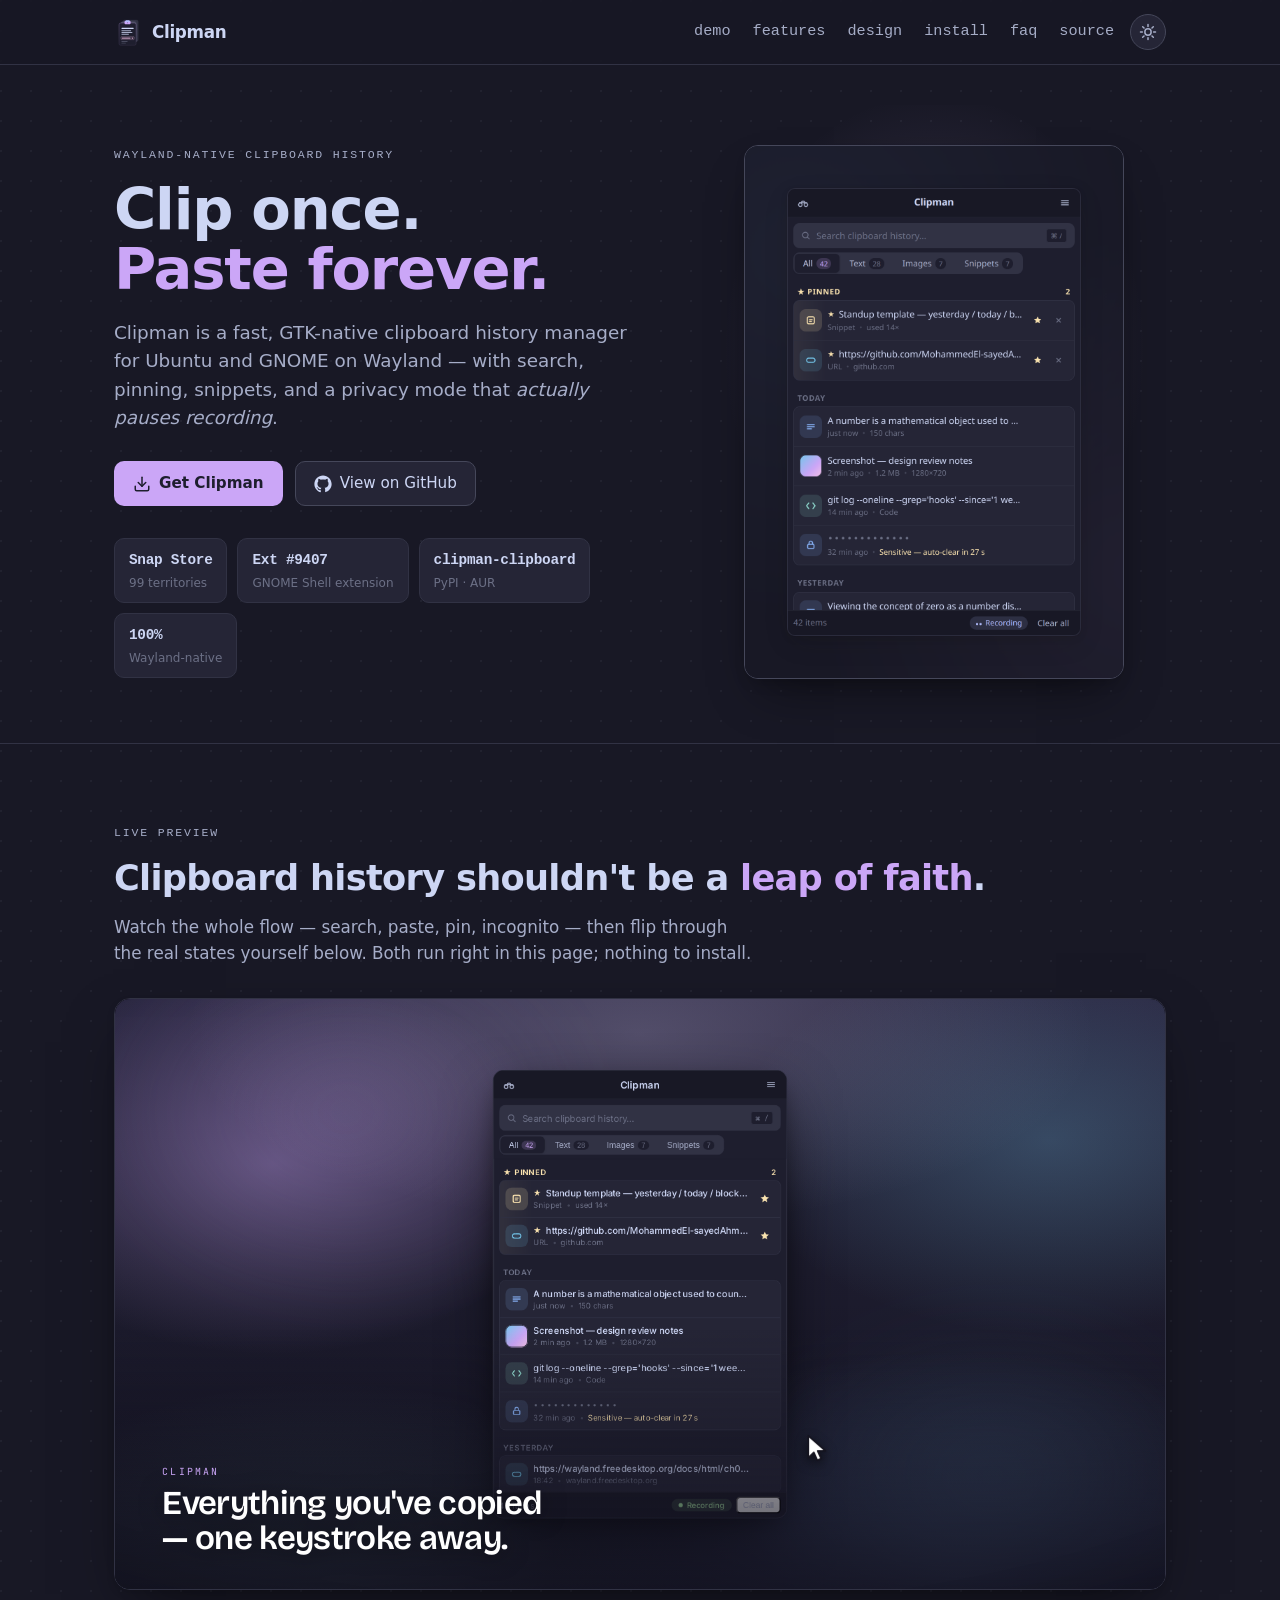
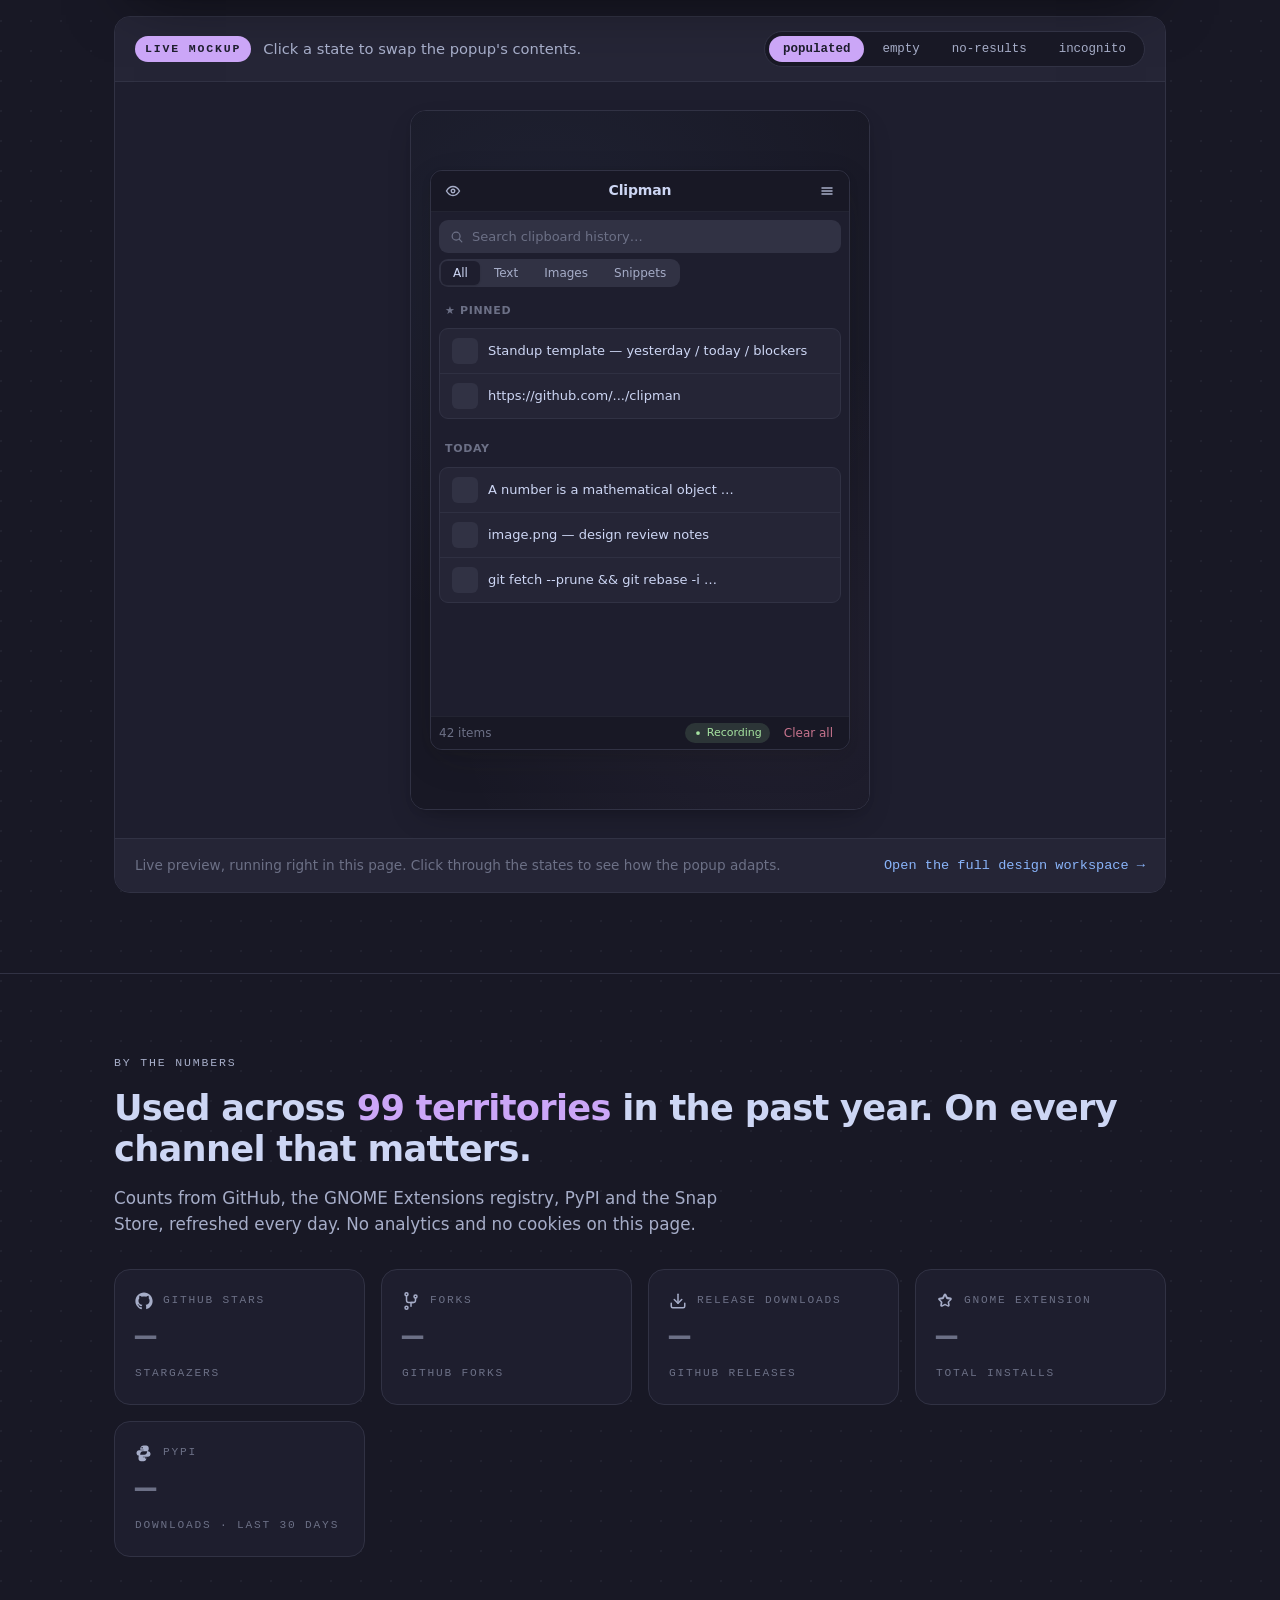
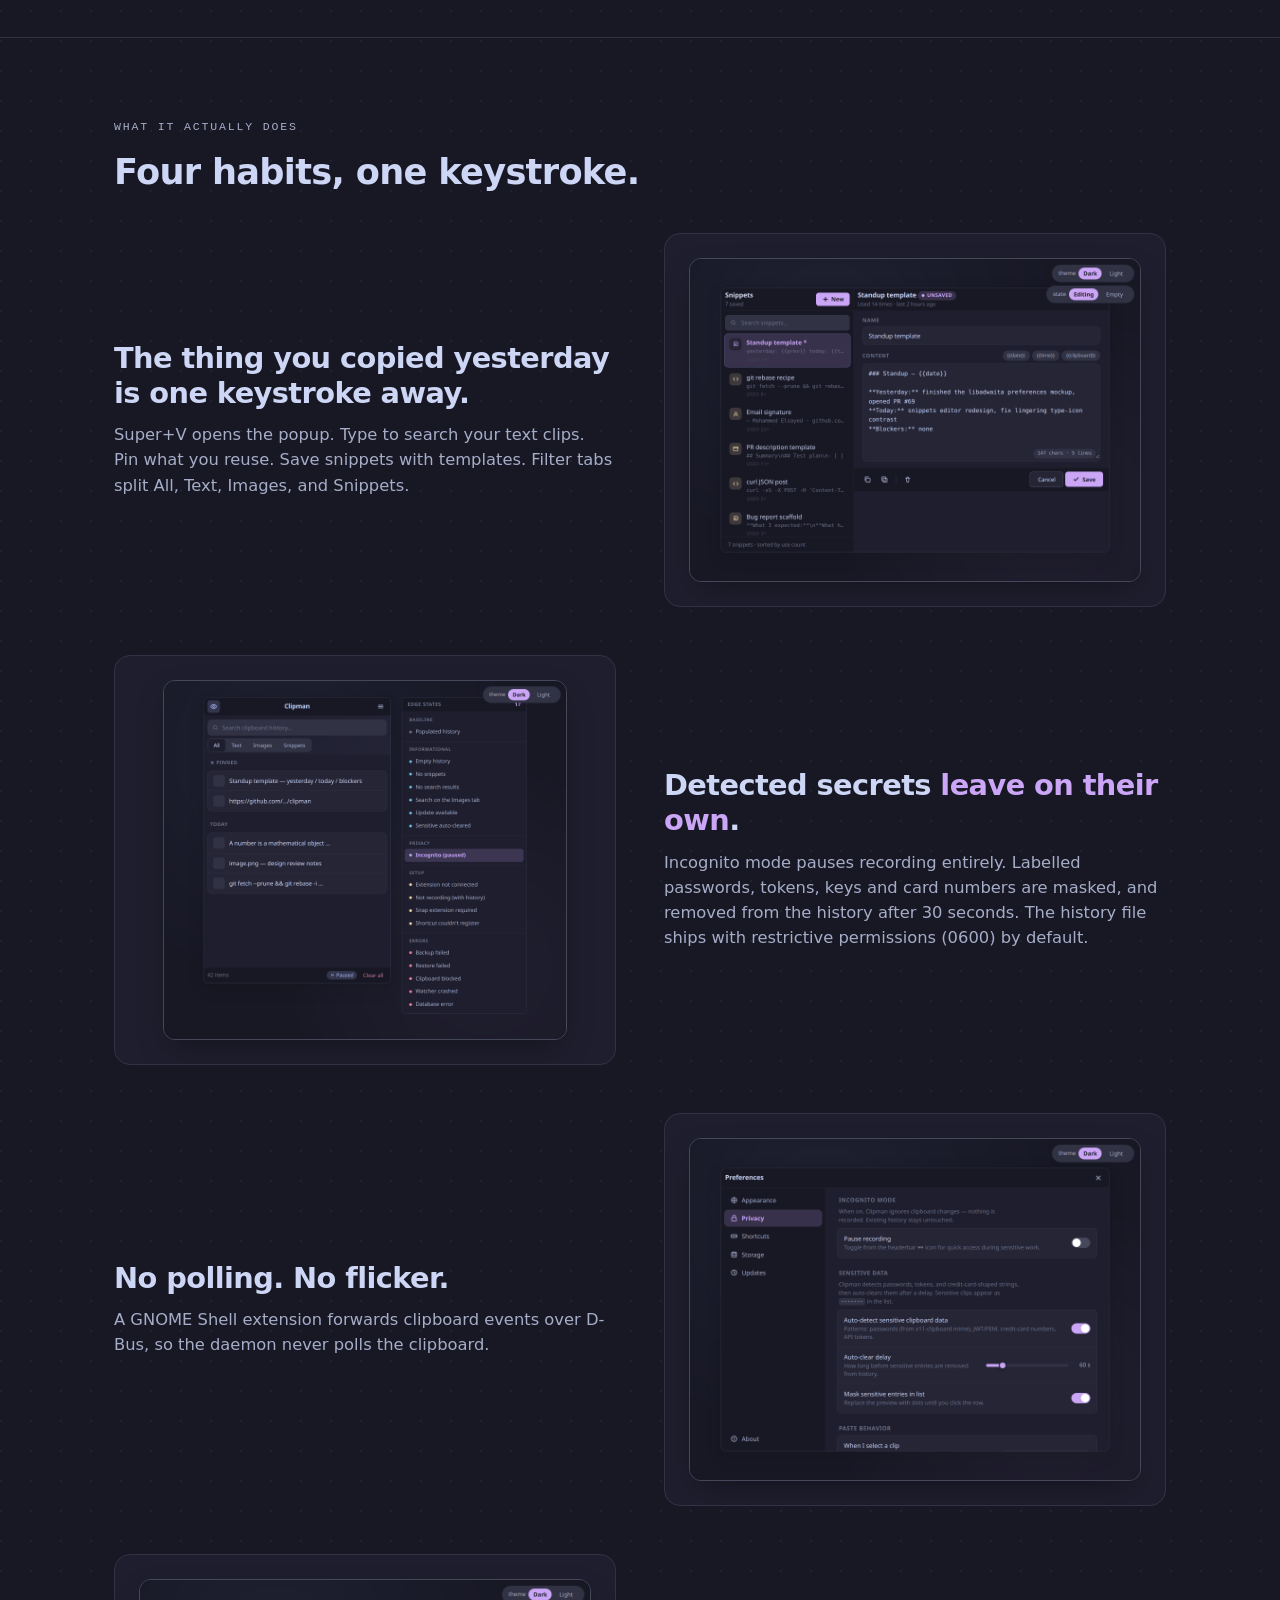
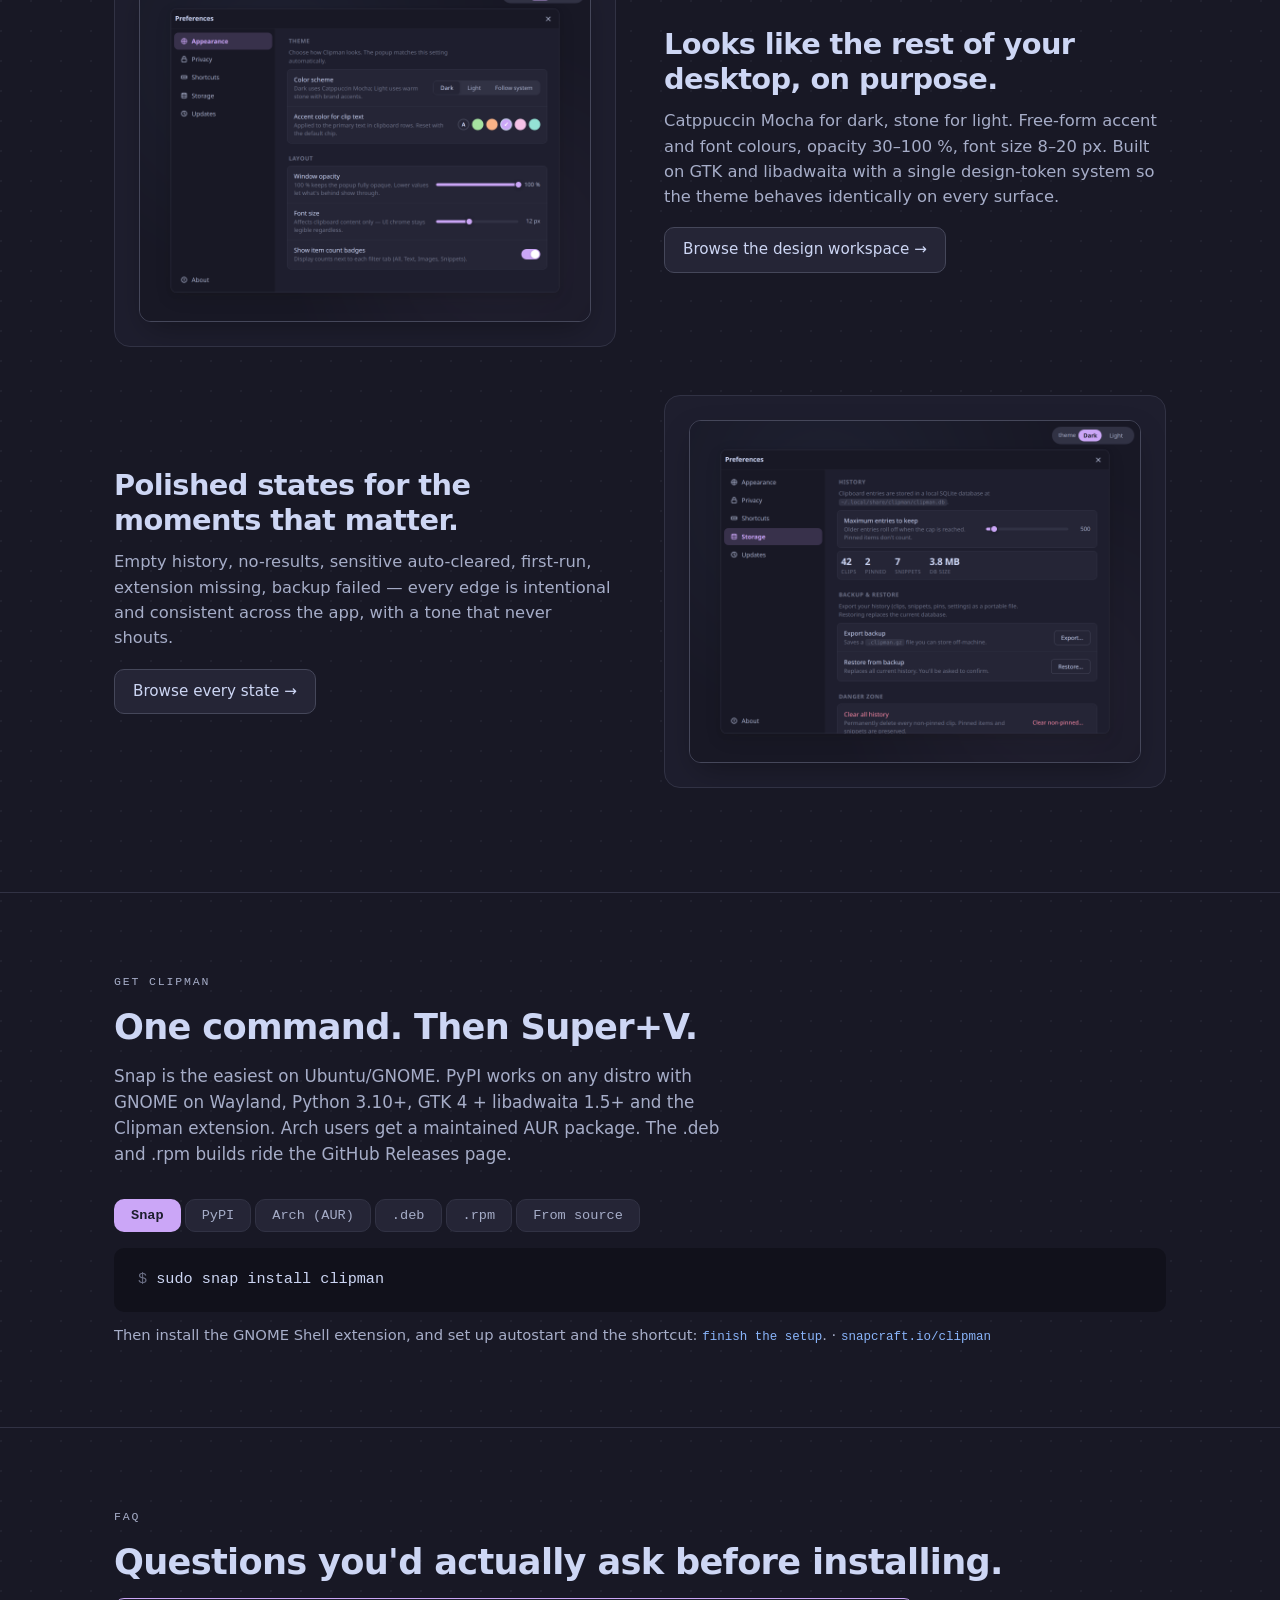
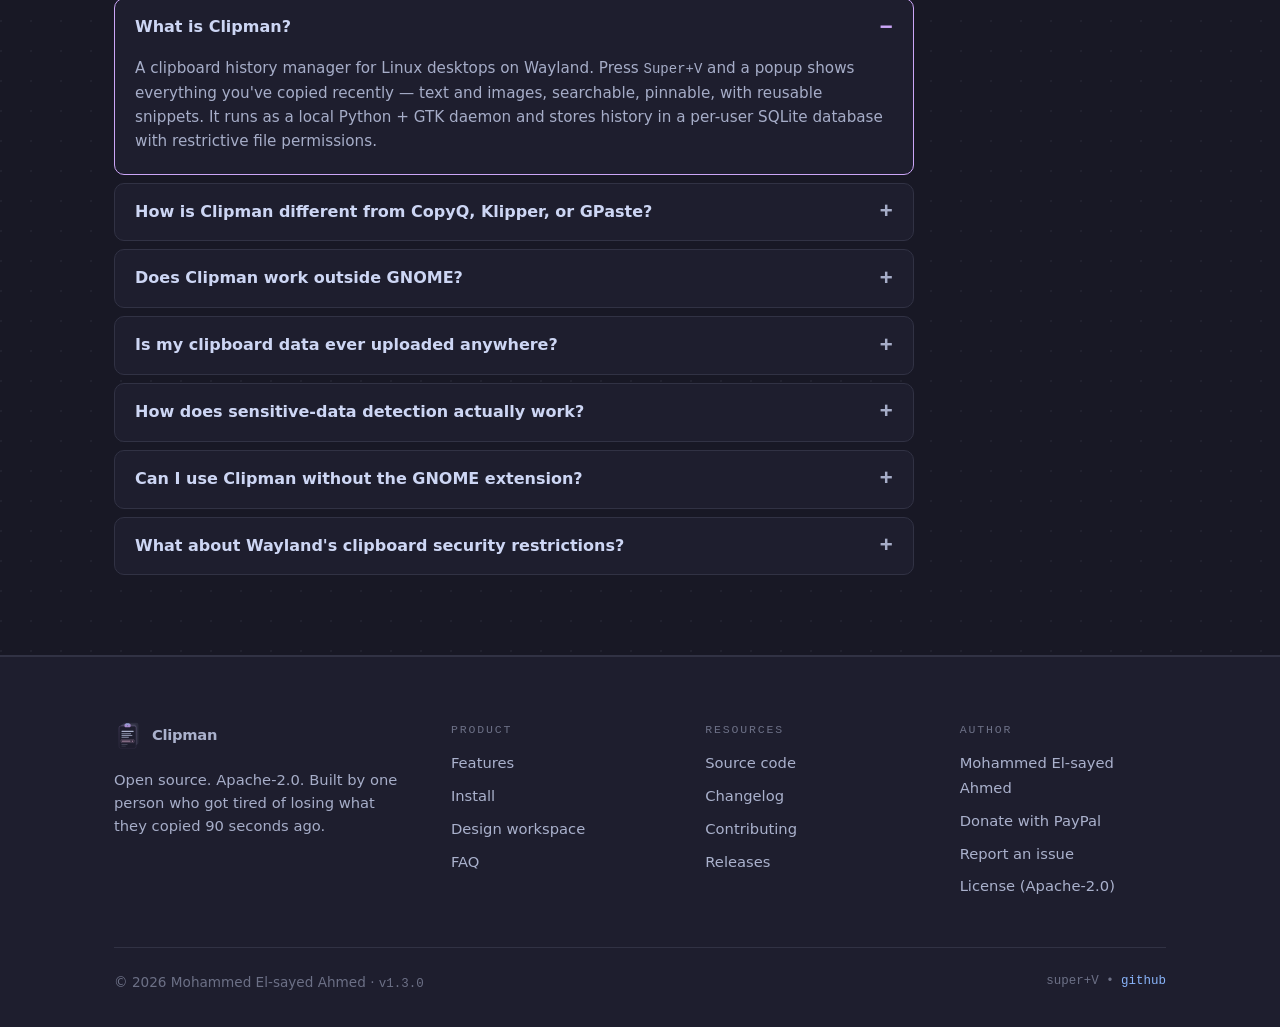
<file: docs/index.html>
<!doctype html>
<html lang="en" data-theme="dark">
<head>
<meta charset="utf-8">
<meta name="viewport" content="width=device-width, initial-scale=1">
<title>Clipman — Wayland-native clipboard history for Linux</title>
<meta name="description" content="Clipman is a fast, GTK-native clipboard history manager for Ubuntu and GNOME on Wayland. Search, pin, snippets, incognito mode, and sensitive-data auto-clear — all local, no telemetry, like Win+V for Linux.">
<meta name="keywords" content="clipman, clipboard manager, clipboard history, wayland, gnome, linux, ubuntu, super+v, win+v linux, gnome shell extension, gtk, catppuccin, snap, pypi, aur">
<meta name="author" content="Mohammed El-sayed Ahmed">
<link rel="canonical" href="https://mohammedel-sayedahmed.github.io/clipman/">
<link rel="icon" href="logo.svg">
<link rel="apple-touch-icon" href="logo.svg">
<meta name="color-scheme" content="light dark">
<meta name="theme-color" content="#f5f5f4">

<meta property="og:type" content="website">
<meta property="og:site_name" content="Clipman">
<meta property="og:title" content="Clipman — Wayland-native clipboard history for Linux">
<meta property="og:description" content="Press Super+V to browse, search, pin and paste your clipboard history. Wayland-native, GNOME-native, local-only — no telemetry, no polling, no Electron.">
<meta property="og:url" content="https://mohammedel-sayedahmed.github.io/clipman/">
<meta property="og:image" content="https://mohammedel-sayedahmed.github.io/clipman/og-image.png">
<meta property="og:image:width" content="1200">
<meta property="og:image:height" content="630">
<meta property="og:image:alt" content="Clipman — Wayland-native clipboard history for Linux. Press Super+V to search, pin, and paste from your local clipboard history.">
<meta name="twitter:card" content="summary_large_image">
<meta name="twitter:title" content="Clipman — Wayland-native clipboard history for Linux">
<meta name="twitter:description" content="Press Super+V to browse and paste your clipboard history. Wayland-native, GNOME-native, local-only.">
<meta name="twitter:image" content="https://mohammedel-sayedahmed.github.io/clipman/og-image.png">

<script type="application/ld+json">
{
  "@context": "https://schema.org",
  "@graph": [
    {
      "@type": "SoftwareApplication",
      "name": "Clipman",
      "applicationCategory": "UtilitiesApplication",
      "operatingSystem": "Linux",
      "description": "Clipman is an open-source, Wayland-native clipboard history manager for Ubuntu/GNOME. Press Super+V to browse, search, pin and paste from a local SQLite-backed history. Privacy is built in: incognito mode pauses recording, detected secrets (labelled passwords, tokens, keys, cards) are removed from the history after 30 seconds, and nothing leaves the machine.",
      "url": "https://mohammedel-sayedahmed.github.io/clipman/",
      "downloadUrl": "https://github.com/MohammedEl-sayedAhmed/clipman",
      "softwareVersion": "1.3.0",
      "programmingLanguage": "Python",
      "license": "https://opensource.org/licenses/Apache-2.0",
      "isAccessibleForFree": true,
      "offers": { "@type": "Offer", "price": "0", "priceCurrency": "USD" },
      "keywords": "clipboard manager, clipboard history, wayland, gnome, super+v, win+v linux",
      "author": { "@type": "Person", "name": "Mohammed El-sayed Ahmed" }
    },
    {
      "@type": "FAQPage",
      "mainEntity": [
        { "@type": "Question", "name": "What is Clipman?",
          "acceptedAnswer": { "@type": "Answer", "text": "Clipman is a clipboard history manager for Linux desktops on Wayland. Press Super+V and a popup shows everything you've copied recently — text and images, searchable, pinnable, with reusable snippets. It runs as a local Python + GTK daemon and stores history in a per-user SQLite database with restrictive file permissions." } },
        { "@type": "Question", "name": "How is Clipman different from CopyQ, Klipper, or GPaste?",
          "acceptedAnswer": { "@type": "Answer", "text": "Three things. First, it's Wayland-native: a GNOME Shell extension watches the clipboard over D-Bus, so there's no polling loop and no subprocesses constantly probing the clipboard. Second, it's quiet — no Electron, no background services beyond a small Python daemon. Third, privacy is built in by default: incognito mode pauses recording entirely, and detected secrets (labelled passwords, tokens, keys, card numbers) are removed from the history on a 30-second timer." } },
        { "@type": "Question", "name": "Does Clipman work outside GNOME?",
          "acceptedAnswer": { "@type": "Answer", "text": "Not yet. Clipman is built for GNOME on Wayland: its GNOME Shell extension is how it sees what you copy. Support for KDE Plasma and wlroots compositors such as Sway and Hyprland is planned (GitHub issue #318)." } },
        { "@type": "Question", "name": "Is my clipboard data ever uploaded anywhere?",
          "acceptedAnswer": { "@type": "Answer", "text": "No. Clipboard data never leaves your machine. History lives in a SQLite database at ~/.local/share/clipman/clipman.db with restrictive file permissions (0600). There is no telemetry, no sync, and no cloud. The only network activity is an optional once-daily version check against the GitHub Releases API — it sends no identifiers or clipboard data, can be switched off in Preferences → Updates, and is off by default on Snap and Flatpak (those channels update themselves). Backups are explicit, off by default, and write to a local file you choose." } },
        { "@type": "Question", "name": "How does sensitive-data detection actually work?",
          "acceptedAnswer": { "@type": "Answer", "text": "When something lands on the clipboard, Clipman checks it against known secret shapes, locally: vendor API tokens (GitHub, AWS, Stripe, Slack, OpenAI and others), private keys, JSON Web Tokens, URLs with a password inside, labelled values such as PASSWORD=…, Authorization headers, Luhn-valid card numbers, TOTP seeds, and command lines that take a password. Matches are stored masked in the list and removed from the history on a configurable 10–300-second timer (default 30 s). A bare password with no label is not detected, and the system clipboard itself is not cleared; both are planned. Detection runs in-process; no rules are downloaded." } },
        { "@type": "Question", "name": "Can I use Clipman without the GNOME extension?",
          "acceptedAnswer": { "@type": "Answer", "text": "No. On GNOME the extension is how Clipman sees what you copy: GNOME offers no other way (wl-paste --watch needs the data-control protocol, which GNOME does not have). install.sh sets it up; otherwise install it from extensions.gnome.org (ID 9407)." } },
        { "@type": "Question", "name": "What about Wayland's clipboard security restrictions?",
          "acceptedAnswer": { "@type": "Answer", "text": "Wayland deliberately scopes clipboard access to focused windows, which breaks naive X11-era managers when they're not focused. Clipman doesn't try to fight that — the GNOME Shell extension reads the clipboard from inside the compositor, where it's allowed. Pasting is implemented by simulating a paste keystroke (Ctrl+V, or Ctrl+Shift+V in terminals) in the focused window, not by writing directly to it." } }
      ]
    },
    {
      "@type": "HowTo",
      "name": "Install and use Clipman",
      "step": [
        { "@type": "HowToStep", "name": "Install", "text": "Run `sudo snap install clipman` (Ubuntu/GNOME) or `pipx install --system-site-packages clipman-clipboard` (other GNOME distributions)." },
        { "@type": "HowToStep", "name": "Activate", "text": "Set up the GNOME Shell extension, autostart and the Super+V shortcut (the README's Finish the setup section; install.sh does this for source installs), then log out and back in once." },
        { "@type": "HowToStep", "name": "Summon", "text": "Press Super+V from anywhere to open the popup." },
        { "@type": "HowToStep", "name": "Use", "text": "Click a row to paste it into the focused window. Pin items you want to keep. Save snippets with Ctrl+N. Toggle incognito with the eye icon." }
      ]
    }
  ]
}
</script>

<style>
/* ================================================================
   COLOR TOKENS — Catppuccin Mocha (dark default) + stone (light)
   ================================================================ */

:root, html[data-theme="dark"] {
    --bg:           #181825;
    --surface:      #1e1e2e;
    --surface-2:    #252536;
    --surface-3:    #313244;
    --code-bg:      #11111b;
    --text:         #cdd6f4;
    --muted:        #a6adc8;
    --faint:        #6c7086;
    --border:       #313244;
    --border-strong:#45475a;
    --ring:         #cba6f7;
    --accent:       #cba6f7;
    --accent-2:     #89b4fa;
    --accent-ink:   #1e1e2e;
    --link:         #89b4fa;
    --link-hover:   #b4befe;
    --success:      #a6e3a1;
    --warning:      #f9e2af;
    --error:        #f38ba8;
    --info:         #74c7ec;
    --flag:         #f9e2af;
    --dot-grid:     rgba(205, 214, 244, 0.05);
    color-scheme: dark;
}

html[data-theme="light"] {
    --bg:           #f5f5f4;
    --surface:      #ffffff;
    --surface-2:    #fafaf9;
    --surface-3:    #e7e5e4;
    --code-bg:      #1c1917;
    --text:         #1c1917;
    --muted:        #44403c;
    --faint:        #78716c;
    --border:       #e7e5e4;
    --border-strong:#d6d3d1;
    --ring:         #9333ea;
    --accent:       #9333ea;
    --accent-2:     #2563eb;
    --accent-ink:   #ffffff;
    --link:         #2563eb;
    --link-hover:   #1d4ed8;
    --success:      #16a34a;
    --warning:      #b45309;
    --error:        #dc2626;
    --info:         #0891b2;
    --flag:         #b45309;
    --dot-grid:     rgba(28, 25, 23, 0.06);
    color-scheme: light;
}

/* ================================================================
   BASE
   ================================================================ */

:root {
    --sans: "Space Grotesk", ui-sans-serif, system-ui, -apple-system, "Segoe UI", sans-serif;
    --mono: "JetBrains Mono", ui-monospace, "SF Mono", Menlo, Consolas, monospace;
    --tight: -0.02em;
    --label: 0.16em;
    --r-sm: 6px;
    --r-md: 10px;
    --r-lg: 16px;
    --r-pill: 999px;
    --dur: 200ms;
    --ease: cubic-bezier(.2,0,0,1);
}

* { box-sizing: border-box; }

html, body {
    margin: 0;
    padding: 0;
}

body {
    background: var(--bg);
    color: var(--text);
    font-family: var(--sans);
    font-size: 16px;
    line-height: 1.55;
    background-image: radial-gradient(circle at 1px 1px, var(--dot-grid) 1px, transparent 0);
    background-size: 30px 30px;
    transition: background-color var(--dur) var(--ease), color var(--dur) var(--ease);
    -webkit-font-smoothing: antialiased;
}

a { color: var(--link); text-decoration: none; transition: color var(--dur) var(--ease); }
a:hover { color: var(--link-hover); }

::selection { background: rgba(203, 166, 247, 0.30); }
html[data-theme="light"] ::selection { background: rgba(147, 51, 234, 0.20); }

.skip {
    position: absolute; left: -9999px; top: 0;
    background: var(--accent); color: var(--accent-ink);
    padding: 8px 12px;
}
.skip:focus { left: 8px; top: 8px; z-index: 1000; }

.wrap {
    max-width: 1100px;
    margin: 0 auto;
    padding: 0 24px;
}

.mono { font-family: var(--mono); font-size: 0.92em; }

.eyebrow {
    font-family: var(--mono);
    font-size: 0.72rem;
    color: var(--muted);
    text-transform: uppercase;
    letter-spacing: var(--label);
    margin: 0 0 16px;
    font-weight: 500;
}

.accent { color: var(--accent); }
.accent-2 { color: var(--accent-2); }

/* ================================================================
   HEADER
   ================================================================ */

header.site {
    position: sticky;
    top: 0;
    z-index: 50;
    background: color-mix(in oklab, var(--bg) 80%, transparent);
    border-bottom: 1px solid var(--border);
    backdrop-filter: blur(10px);
    -webkit-backdrop-filter: blur(10px);
}
header.site .wrap {
    display: flex;
    align-items: center;
    justify-content: space-between;
    padding: 14px 24px;
    gap: 16px;
}
.brand {
    display: inline-flex;
    align-items: center;
    gap: 10px;
    font-weight: 700;
    font-size: 1.05rem;
    letter-spacing: var(--tight);
    color: var(--text);
}
.brand img { display: block; }
.brand:hover { color: var(--accent); }

header.site nav {
    display: flex;
    align-items: center;
    gap: 22px;
    margin-left: auto;   /* push nav + theme toggle to the right of the brand */
}
/* Hamburger button — visible only at mobile widths. */
.hamburger {
    display: none;
    width: 44px;
    height: 44px;
    border-radius: var(--r-md);
    border: 1px solid var(--border-strong);
    background: var(--surface-2);
    color: var(--text);
    cursor: pointer;
    align-items: center;
    justify-content: center;
    flex-shrink: 0;
    margin-left: 8px;
}
.hamburger:hover { border-color: var(--accent); }
.hamburger svg { width: 22px; height: 22px; }
header.site nav a {
    color: var(--text);
    font-size: 0.95rem;
    font-weight: 500;
    font-family: var(--mono);
    opacity: 0.78;
    transition: opacity var(--dur) var(--ease);
}
header.site nav a:hover { opacity: 1; color: var(--link); }

.theme-toggle {
    display: inline-flex;
    align-items: center;
    justify-content: center;
    width: 36px; height: 36px;
    border-radius: var(--r-pill);
    border: 1px solid var(--border-strong);
    background: var(--surface-2);
    color: var(--muted);
    cursor: pointer;
    transition: all var(--dur) var(--ease);
}
.theme-toggle:hover { color: var(--text); border-color: var(--accent); }
/* Icon convention: the icon shows what you'll GET if you click it.
 * In dark mode, show the sun (click → switch to light).
 * In light mode, show the moon (click → switch to dark). */
html[data-theme="dark"]  .theme-toggle .ico-dark  { display: none; }
html[data-theme="light"] .theme-toggle .ico-light { display: none; }

/* ================================================================
   BUTTONS
   ================================================================ */

.btn {
    display: inline-flex;
    align-items: center;
    gap: 8px;
    padding: 10px 18px;
    border-radius: var(--r-md);
    border: 1px solid var(--border-strong);
    background: var(--surface-2);
    color: var(--text);
    font-family: var(--sans);
    font-size: 0.95rem;
    font-weight: 500;
    cursor: pointer;
    transition: background var(--dur) var(--ease), border-color var(--dur) var(--ease), transform var(--dur) var(--ease);
}
.btn:hover { border-color: var(--accent); transform: translateY(-1px); color: var(--text); }
.btn.primary {
    background: var(--accent);
    color: var(--accent-ink);
    border-color: transparent;
    font-weight: 600;
}
.btn.primary:hover { background: var(--link-hover); color: var(--accent-ink); }
.btn svg { display: block; width: 18px; height: 18px; }

/* ================================================================
   HERO
   ================================================================ */

.hero {
    padding: 80px 0 64px;
    border-bottom: 1px solid var(--border);
}
.hero .grid {
    display: grid;
    grid-template-columns: 1.15fr 1fr;
    gap: 56px;
    align-items: center;
}
@media (max-width: 880px) {
    .hero .grid { grid-template-columns: 1fr; }
}
.hero h1 {
    font-size: clamp(2.2rem, 5vw, 3.6rem);
    line-height: 1.05;
    letter-spacing: var(--tight);
    margin: 0 0 18px;
    font-weight: 700;
}
.hero .sub {
    font-size: 1.15rem;
    color: var(--muted);
    line-height: 1.55;
    margin: 0 0 28px;
    max-width: 50ch;
}
.hero .cta {
    display: flex;
    flex-wrap: wrap;
    gap: 12px;
    margin-bottom: 32px;
}
.chips {
    display: flex;
    flex-wrap: wrap;
    gap: 10px;
    list-style: none;
    padding: 0;
    margin: 0;
}
.chip {
    display: inline-flex;
    flex-direction: column;
    padding: 10px 14px;
    background: var(--surface-2);
    border: 1px solid var(--border);
    border-radius: var(--r-md);
    min-width: 0;
}
.chip .v { font-family: var(--mono); font-size: 0.9rem; font-weight: 600; color: var(--text); letter-spacing: -0.02em; }
.chip .l { font-size: 0.75rem; color: var(--faint); margin-top: 2px; }

.hero-visual {
    position: relative;
    display: flex;
    justify-content: center;
}
.hero-visual::before {
    content: "";
    position: absolute;
    inset: -40px -20px;
    background: radial-gradient(60% 60% at 50% 40%, var(--accent) 0%, transparent 70%);
    opacity: 0.18;
    z-index: 0;
}
.hero-visual img {
    position: relative;
    z-index: 1;
    width: 100%;
    max-width: 380px;
    height: auto;
    border-radius: 14px;
    border: 1px solid var(--border-strong);
    box-shadow: 0 24px 48px -16px rgba(0,0,0,0.45), 0 8px 16px -8px rgba(0,0,0,0.25);
}

/* ================================================================
   SECTION SHELL
   ================================================================ */

section {
    padding: 80px 0;
    border-bottom: 1px solid var(--border);
}
section h2 {
    font-size: clamp(1.6rem, 3vw, 2.2rem);
    line-height: 1.15;
    letter-spacing: var(--tight);
    margin: 0 0 16px;
    font-weight: 700;
    color: var(--text);
}
section h2 .accent { color: var(--accent); }
.lede {
    font-size: 1.05rem;
    color: var(--muted);
    margin: 0 0 32px;
    max-width: 60ch;
    line-height: 1.55;
}

/* Feature rows — alternating left/right */
.feature {
    display: grid;
    grid-template-columns: 1fr 1fr;
    gap: 48px;
    align-items: center;
    padding: 24px 0;
}
.feature.right { direction: rtl; }
.feature.right > * { direction: ltr; }
@media (max-width: 880px) {
    .feature { grid-template-columns: 1fr; gap: 24px; }
    .feature.right { direction: ltr; }
}
.feature-copy h3 {
    font-size: clamp(1.4rem, 2.4vw, 1.8rem);
    line-height: 1.2;
    letter-spacing: var(--tight);
    margin: 0 0 12px;
    font-weight: 700;
}
.feature-copy p {
    color: var(--muted);
    font-size: 1.02rem;
    line-height: 1.55;
    margin: 0;
    max-width: 48ch;
}
.feature-visual {
    background: var(--surface);
    border: 1px solid var(--border);
    border-radius: var(--r-lg);
    padding: 24px;
    display: flex;
    align-items: center;
    justify-content: center;
    min-height: 280px;
    position: relative;
    overflow: hidden;
}
.feature-visual img {
    max-width: 100%;
    max-height: 360px;
    height: auto;
    border-radius: 12px;
    border: 1px solid var(--border-strong);
    box-shadow: 0 12px 32px -8px rgba(0,0,0,0.35);
}
.feature-visual .link-out {
    position: absolute;
    bottom: 12px;
    right: 14px;
    font-family: var(--mono);
    font-size: 0.78rem;
    color: var(--faint);
}

/* ================================================================
   LIVE DEMO
   ================================================================ */

.demo-wrap {
    background: var(--surface);
    border: 1px solid var(--border);
    border-radius: var(--r-lg);
    overflow: hidden;
}
.demo-bar {
    display: flex;
    align-items: center;
    justify-content: space-between;
    gap: 16px;
    padding: 14px 20px;
    background: var(--surface-2);
    border-bottom: 1px solid var(--border);
}
.demo-bar .tag {
    display: inline-block;
    font-family: var(--mono);
    font-size: 0.72rem;
    text-transform: uppercase;
    letter-spacing: var(--label);
    padding: 4px 10px;
    border-radius: var(--r-pill);
    background: var(--accent);
    color: var(--accent-ink);
    font-weight: 600;
}
.demo-bar .desc { color: var(--muted); font-size: 0.92rem; flex: 1; }
.demo-states {
    display: flex;
    gap: 4px;
    background: var(--bg);
    padding: 4px;
    border-radius: var(--r-pill);
    border: 1px solid var(--border);
}
.demo-states button {
    padding: 6px 14px;
    font-family: var(--mono);
    font-size: 0.78rem;
    border: none;
    background: transparent;
    color: var(--muted);
    border-radius: var(--r-pill);
    cursor: pointer;
    transition: all var(--dur) var(--ease);
}
.demo-states button:hover:not(.active) { color: var(--text); }
.demo-states button.active {
    background: var(--accent);
    color: var(--accent-ink);
    font-weight: 600;
}
.demo-stage {
    padding: 0;
    display: flex;
    align-items: center;
    justify-content: center;
    overflow: hidden;
    background: transparent;
}
.demo-stage {
    padding: 28px 24px;
}
.demo-stage iframe {
    /* Iframe-as-card: rounded + soft shadow to match the hero screenshot
       frame and the standalone design-workspace popup. */
    border: 1px solid var(--border);
    border-radius: var(--r-lg);
    background: var(--bg);
    box-shadow: 0 12px 32px -12px rgba(0, 0, 0, 0.30),
                0 4px  10px  -4px rgba(0, 0, 0, 0.12);
    display: block;
    width: 100%;
    max-width: 460px;
    /* Tall enough to hold the 640px popup + 24px embed padding on both
       sides without forcing a scrollbar. */
    height: 700px;
    aspect-ratio: 460 / 700;
    overflow: hidden;
}
html[data-theme="light"] .demo-stage iframe {
    box-shadow: 0 12px 32px -12px rgba(28, 25, 23, 0.14),
                0 4px  10px  -4px rgba(28, 25, 23, 0.06);
}
@media (max-width: 540px) {
    .demo-stage { padding: 12px 0; }
    .demo-stage iframe { height: auto; min-height: 660px; }
}
.demo-foot {
    padding: 16px 20px;
    background: var(--surface-2);
    border-top: 1px solid var(--border);
    color: var(--faint);
    font-size: 0.85rem;
    display: flex;
    justify-content: space-between;
    align-items: center;
    gap: 16px;
}
.demo-foot a { font-family: var(--mono); }

/* Animated product demo (motion reel), embedded as a 16:9 live iframe. */
.reel-stage { margin: 0 0 26px; display: flex; justify-content: center; }
.reel-frame {
    border: 1px solid var(--border);
    border-radius: var(--r-lg);
    background: #131220;
    box-shadow: 0 24px 60px -20px rgba(0, 0, 0, 0.55),
                0 4px 12px -4px rgba(0, 0, 0, 0.18);
    display: block;
    width: 100%;
    aspect-ratio: 16 / 9;
    overflow: hidden;
}
html[data-theme="light"] .reel-frame {
    box-shadow: 0 24px 60px -22px rgba(28, 25, 23, 0.22),
                0 4px 12px -4px rgba(28, 25, 23, 0.08);
}

/* ================================================================
   BY THE NUMBERS
   ================================================================ */

.numbers-grid {
    display: grid;
    grid-template-columns: repeat(4, 1fr);
    gap: 16px;
    margin-top: 8px;
}
@media (max-width: 880px) {
    .numbers-grid { grid-template-columns: repeat(2, 1fr); }
}
@media (max-width: 500px) {
    .numbers-grid { grid-template-columns: 1fr; }
}
.num-card {
    background: var(--surface);
    border: 1px solid var(--border);
    border-radius: var(--r-lg);
    padding: 22px 20px;
    display: flex;
    flex-direction: column;
    gap: 8px;
    transition: border-color var(--dur) var(--ease), transform var(--dur) var(--ease);
}
.num-card:hover {
    border-color: var(--border-strong);
    transform: translateY(-1px);
}
.num-card .num-head {
    display: flex;
    align-items: center;
    gap: 10px;
    color: var(--muted);
}
.num-card .num-head svg {
    width: 18px;
    height: 18px;
    flex-shrink: 0;
}
.num-card .num-value {
    font-family: var(--mono);
    font-size: clamp(1.8rem, 3vw, 2.2rem);
    font-weight: 700;
    letter-spacing: -0.02em;
    color: var(--text);
    line-height: 1.1;
    font-variant-numeric: tabular-nums;
}
.num-card .num-value[data-loading="true"] {
    color: var(--faint);
}
.num-card .num-label {
    font-family: var(--mono);
    font-size: 0.7rem;
    text-transform: uppercase;
    letter-spacing: var(--label);
    color: var(--faint);
    font-weight: 500;
}

/* Snap installs by country */
.geo-card {
    margin-top: 16px;
    background: var(--surface);
    border: 1px solid var(--border);
    border-radius: var(--r-lg);
    padding: 22px 20px;
}
.geo-card[hidden] { display: none; }
.geo-head {
    display: flex;
    flex-wrap: wrap;
    align-items: baseline;
    justify-content: space-between;
    gap: 6px 16px;
    margin-bottom: 14px;
}
.geo-head .num-label {
    font-family: var(--mono);
    font-size: 0.7rem;
    text-transform: uppercase;
    letter-spacing: var(--label);
    color: var(--muted);
    font-weight: 500;
}
.geo-total {
    font-family: var(--mono);
    font-size: 0.8rem;
    color: var(--muted);
    font-variant-numeric: tabular-nums;
}
/* Ranked down the first column, then the second. */
.geo-list {
    list-style: none;
    margin: 0;
    padding: 0;
    display: grid;
    grid-template-columns: repeat(2, 1fr);
    grid-template-rows: repeat(var(--geo-rows, 5), auto);
    grid-auto-flow: column;
    gap: 10px 32px;
}
.geo-list li {
    display: grid;
    grid-template-columns: minmax(7.5em, 34%) 1fr 3.5em;
    align-items: center;
    gap: 12px;
    font-size: 0.92rem;
    color: var(--text);
}
.geo-list .geo-name {
    overflow: hidden;
    text-overflow: ellipsis;
    white-space: nowrap;
}
.geo-bar {
    display: block;
    height: 8px;
    border-radius: 2px;
    background: var(--border);
    overflow: hidden;
}
/* Square where the bar starts, rounded at its value. */
.geo-bar > span {
    display: block;
    height: 100%;
    border-radius: 0 4px 4px 0;
    background: var(--accent);
}
.geo-list .geo-n {
    font-family: var(--mono);
    font-size: 0.85rem;
    text-align: right;
    color: var(--muted);
    font-variant-numeric: tabular-nums;
}
@media (max-width: 640px) {
    .geo-list {
        grid-template-columns: 1fr;
        grid-template-rows: none;
        grid-auto-flow: row;
    }
    .geo-list li { grid-template-columns: 9em 1fr 2.5em; }
}
.geo-more {
    margin: 12px 0 0;
}
.geo-more[hidden] { display: none; }
.geo-more > summary {
    display: inline-flex;
    align-items: center;
    gap: 8px;
    cursor: pointer;
    list-style: none;
    font-size: 0.85rem;
    color: var(--link);
    border-radius: var(--r-sm);
}
.geo-more > summary::-webkit-details-marker { display: none; }
.geo-more > summary::after {
    content: "";
    width: 6px;
    height: 6px;
    border-right: 1.5px solid currentColor;
    border-bottom: 1.5px solid currentColor;
    transform: translateY(-2px) rotate(45deg);
    transition: transform var(--dur) var(--ease);
}
.geo-more[open] > summary::after { transform: translateY(2px) rotate(-135deg); }
.geo-more > summary:hover { color: var(--link-hover); }
.geo-more > summary:focus-visible {
    outline: 2px solid var(--ring);
    outline-offset: 3px;
}
/* The rest of the ranking, in two halves side by side. */
.geo-tables {
    display: grid;
    grid-template-columns: repeat(2, 1fr);
    gap: 0 32px;
    margin-top: 12px;
}
@media (max-width: 640px) {
    .geo-tables { grid-template-columns: 1fr; }
    /* Too narrow to read; the numbers say it. */
    .geo-table .bar { display: none; }
}
.geo-table {
    width: 100%;
    border-collapse: collapse;
    font-size: 0.88rem;
}
.geo-table th {
    padding: 6px 8px;
    border-bottom: 1px solid var(--border-strong);
    font-family: var(--mono);
    font-size: 0.68rem;
    font-weight: 500;
    letter-spacing: var(--label);
    text-transform: uppercase;
    text-align: left;
    color: var(--muted);
}
.geo-table td {
    padding: 5px 8px;
    border-bottom: 1px solid var(--border);
    color: var(--text);
}
.geo-table tbody tr:hover td { background: var(--border); }
.geo-table .rank,
.geo-table .num {
    font-family: var(--mono);
    font-size: 0.8rem;
    font-variant-numeric: tabular-nums;
    color: var(--muted);
}
.geo-table .rank { width: 2.5em; }
.geo-table .num { text-align: right; width: 4.5em; }
.geo-table .bar { width: 30%; }
.geo-table th.num { text-align: right; }
.geo-foot {
    margin: 14px 0 0;
    font-size: 0.8rem;
    color: var(--muted);
}

/* ================================================================
   INSTALL TABS
   ================================================================ */

.tabs {
    display: flex;
    gap: 4px;
    flex-wrap: wrap;
    margin-bottom: 16px;
}
.tabs button {
    padding: 8px 16px;
    font-family: var(--mono);
    font-size: 0.85rem;
    background: var(--surface-2);
    color: var(--muted);
    border: 1px solid var(--border);
    border-radius: var(--r-md);
    cursor: pointer;
    transition: all var(--dur) var(--ease);
}
.tabs button:hover:not(.active) { color: var(--text); border-color: var(--border-strong); }
.tabs button.active {
    background: var(--accent);
    color: var(--accent-ink);
    border-color: transparent;
    font-weight: 600;
}
.tab-panel {
    background: var(--code-bg);
    border-radius: var(--r-md);
    overflow: hidden;
    margin-bottom: 12px;
}
html[data-theme="light"] .tab-panel { background: #0f172a; }
.tab-panel pre {
    margin: 0;
    padding: 20px 24px;
    font-family: var(--mono);
    font-size: 0.95rem;
    line-height: 1.55;
    color: #cdd6f4;
    overflow-x: auto;
}
.tab-panel pre::before { content: "$ "; color: #6c7086; }
.tab-hint {
    color: var(--muted);
    font-size: 0.92rem;
    line-height: 1.55;
    margin: 0;
}
.tab-hint a { font-family: var(--mono); font-size: 0.85em; }

/* ================================================================
   FAQ
   ================================================================ */

.faq {
    display: flex;
    flex-direction: column;
    gap: 8px;
    max-width: 800px;
}
.faq details {
    background: var(--surface);
    border: 1px solid var(--border);
    border-radius: var(--r-md);
    padding: 0;
    transition: border-color var(--dur) var(--ease);
}
.faq details[open] { border-color: var(--accent); }
.faq summary {
    list-style: none;
    cursor: pointer;
    padding: 16px 20px;
    font-weight: 600;
    color: var(--text);
    font-size: 1rem;
    position: relative;
    padding-right: 48px;
    transition: color var(--dur) var(--ease);
}
.faq summary::-webkit-details-marker { display: none; }
.faq summary::after {
    content: "+";
    position: absolute;
    right: 20px;
    top: 50%;
    transform: translateY(-50%);
    font-family: var(--mono);
    font-size: 1.4rem;
    color: var(--muted);
    transition: transform var(--dur) var(--ease);
}
.faq details[open] summary::after { content: "−"; color: var(--accent); }
.faq summary:hover { color: var(--accent); }
.faq .answer {
    padding: 0 20px 20px;
    color: var(--muted);
    line-height: 1.6;
    font-size: 0.95rem;
}

/* ================================================================
   FOOTER
   ================================================================ */

footer.site {
    padding: 64px 0 32px;
    background: var(--surface);
    border-top: 1px solid var(--border);
}
footer.site .columns {
    display: grid;
    grid-template-columns: 1.4fr 1fr 1fr 1fr;
    gap: 48px;
    margin-bottom: 48px;
}
@media (max-width: 700px) {
    footer.site .columns { grid-template-columns: 1fr 1fr; gap: 28px; }
}
footer.site .col h4 {
    font-family: var(--mono);
    font-size: 0.72rem;
    text-transform: uppercase;
    letter-spacing: var(--label);
    color: var(--faint);
    margin: 0 0 12px;
    font-weight: 500;
}
footer.site .col ul {
    list-style: none;
    padding: 0;
    margin: 0;
    display: flex;
    flex-direction: column;
    gap: 8px;
}
footer.site .col a {
    color: var(--text);
    font-size: 0.92rem;
    opacity: 0.8;
}
footer.site .col a:hover { opacity: 1; color: var(--accent); }
footer.site .brand-col p {
    color: var(--muted);
    font-size: 0.92rem;
    line-height: 1.55;
    margin: 12px 0 0;
    max-width: 32ch;
}
footer.site .legal {
    color: var(--faint);
    font-size: 0.85rem;
    padding-top: 24px;
    border-top: 1px solid var(--border);
    display: flex;
    justify-content: space-between;
    flex-wrap: wrap;
    gap: 12px;
}
footer.site .legal .mono { font-size: 0.78rem; }

/* ================================================================
   IMAGE LIGHTBOX (click any screenshot to open full-size)
   ================================================================ */

.hero-visual img,
.feature-visual img {
    cursor: zoom-in;
}
.img-modal {
    position: fixed;
    inset: 0;
    background: rgba(0, 0, 0, 0.82);
    display: none;
    align-items: center;
    justify-content: center;
    /* Reserve a 64px band at the top so the close button (pinned to
       the modal viewport, NOT the image) has its own breathing room
       and never overlaps the screenshot. */
    padding: 64px 24px 24px;
    z-index: 1000;
    -webkit-tap-highlight-color: transparent;
}
.img-modal[aria-hidden="false"] {
    display: flex;
}
.img-modal-inner {
    max-width: min(1100px, 100%);
    max-height: 100%;
    display: flex;
    align-items: center;
    justify-content: center;
}
.img-modal img {
    max-width: 100%;
    /* Subtract the close-button band so the image vertically centers
       inside the remaining 88vh-ish without ever ducking under the X. */
    max-height: calc(100vh - 96px);
    width: auto;
    height: auto;
    object-fit: contain;
    border-radius: var(--r-lg);
    box-shadow: 0 24px 60px -16px rgba(0, 0, 0, 0.6);
    background: var(--bg);
}
.img-modal-close {
    /* Pinned to the modal viewport corner, not the image. */
    position: absolute;
    top: 16px;
    right: 16px;
    width: 44px;
    height: 44px;
    border-radius: 50%;
    border: 1px solid rgba(255, 255, 255, 0.25);
    background: #1c1917;
    color: #fff;
    font-size: 22px;
    line-height: 1;
    display: inline-flex;
    align-items: center;
    justify-content: center;
    cursor: pointer;
    box-shadow: 0 4px 12px -2px rgba(0, 0, 0, 0.4);
    z-index: 1;
}
.img-modal-close:hover { background: #292524; }
@media (max-width: 640px) {
    .img-modal { padding: 56px 12px 12px; }
    .img-modal-close { top: 8px; right: 8px; }
    .img-modal img { max-height: calc(100vh - 80px); }
}

/* ================================================================
   MOBILE — narrow-viewport polish (≤640px)
   Fills the gap below the existing 880 / 700 / 540 / 500 breakpoints.
   Targets the issues the audit flagged: nav overflow, footer cramming,
   touch-target sizes, install-tab wrap, and code/wrap padding.
   ================================================================ */

@media (max-width: 640px) {

    /* Tighten the page gutter so 327px content -> 343px content. */
    .wrap { padding: 0 16px; }

    /* Header row on mobile: brand on the left, theme toggle + hamburger
       on the right. The theme toggle stays VISIBLE in the header (most
       used control); the hamburger holds the secondary anchor links
       which drop down on tap. Keeping the toggle out of the dropdown
       means switching themes never costs an extra tap to open the menu
       first. */
    header.site .wrap { position: relative; }
    .hamburger { display: inline-flex; }

    /* Move-to-right grouping: theme toggle nudges flush right; the
       hamburger sits next to it. The nav slot (the dropdown) becomes
       an absolute-positioned panel anchored below the header row. */
    .theme-toggle { margin-left: auto; }

    header.site nav {
        display: none;
        position: absolute;
        top: calc(100% + 8px);
        right: 16px;
        left: 16px;
        background: var(--surface);
        border: 1px solid var(--border);
        border-radius: var(--r-lg);
        padding: 12px 16px;
        box-shadow: 0 12px 32px -12px rgba(0, 0, 0, 0.30),
                    0 4px  10px  -4px rgba(0, 0, 0, 0.12);
        flex-direction: column;
        align-items: stretch;
        gap: 4px;
        z-index: 50;
    }
    header.site nav.is-open { display: flex; }
    header.site nav a {
        font-size: 1.05rem;
        padding: 10px 4px;
        opacity: 1;
        font-family: var(--mono);
        border-bottom: 1px solid var(--border);
    }
    header.site nav a:last-of-type { border-bottom: none; }

    /* Touch-target on the always-visible theme toggle. */
    .theme-toggle {
        width: 44px;
        height: 44px;
    }

    /* Hero CTA buttons: meet the 44px touch-target minimum. */
    .btn {
        padding: 12px 18px;
        min-height: 44px;
    }

    /* Install tabs: same. */
    .tabs button {
        padding: 12px 14px;
        min-height: 44px;
    }

    /* Footer: 2-col-at-700 still cramps on phones. Single column under
       640px. */
    footer.site .columns {
        grid-template-columns: 1fr;
        gap: 28px;
    }
    footer.site .legal {
        flex-direction: column;
        align-items: flex-start;
    }

    /* FAQ chevron: shrink the right padding the page reserves. */
    .faq summary { padding-right: 36px; }

    /* Code blocks: a single horizontal scroll is fine, but keep the
       padding compact so more code is visible per line. */
    .tab-panel pre {
        padding: 14px 16px;
        font-size: 0.82rem;
    }

    /* Live demo on mobile: the existing rule at 540px shrinks padding
       but the iframe still tries to hold 460px of width. Let it use the
       full row, drop the fixed height in favor of the aspect ratio, and
       fall back to an explicit min-height for the popup content. */
    .demo-stage iframe {
        max-width: 100%;
        height: auto;
        min-height: 600px;
        aspect-ratio: auto;
    }
    /* Demo bar (label + desc + state pills) stacks on mobile so the
       state picker doesn't get pushed off-screen. */
    .demo-bar {
        flex-direction: column;
        align-items: stretch;
        gap: 12px;
    }
    /* User-reported (v2): the state-picker pill was horizontally
       scrollable, which felt broken because the pills inside don't
       hint that they slide. Switch to flex-wrap so the four pills
       wrap onto a second row when they don't fit. */
    .demo-states {
        flex-wrap: wrap;
        justify-content: center;
        overflow: visible;
        padding: 6px;
        border-radius: var(--r-md);
    }
    .demo-states button {
        padding: 8px 14px;
        font-size: 0.8rem;
        min-height: 36px;
    }
}

</style>
</head>
<body>

<a class="skip" href="#main">Skip to main content</a>

<header class="site">
  <div class="wrap">
    <a class="brand" href="#">
      <img src="logo.svg" alt="" width="28" height="28">
      Clipman
    </a>
    <nav id="primary-nav" aria-label="Primary">
      <a href="#demo">demo</a>
      <a href="#features">features</a>
      <a href="#design">design</a>
      <a href="#install">install</a>
      <a href="#faq">faq</a>
      <a href="https://github.com/MohammedEl-sayedAhmed/clipman">source</a>
    </nav>
    <button id="theme-toggle" class="theme-toggle" type="button" aria-label="Switch between dark and light theme">
      <svg class="ico-dark" width="17" height="17" viewBox="0 0 24 24" fill="none" stroke="currentColor" stroke-width="2" stroke-linecap="round" aria-hidden="true"><path d="M21 12.8A9 9 0 1 1 11.2 3a7 7 0 0 0 9.8 9.8z"/></svg>
      <svg class="ico-light" width="18" height="18" viewBox="0 0 24 24" fill="none" stroke="currentColor" stroke-width="2" stroke-linecap="round" aria-hidden="true"><circle cx="12" cy="12" r="4.2"/><path d="M12 2v2.5M12 19.5V22M4.9 4.9l1.8 1.8M17.3 17.3l1.8 1.8M2 12h2.5M19.5 12H22M4.9 19.1l1.8-1.8M17.3 6.7l1.8-1.8"/></svg>
    </button>
    <button class="hamburger" id="nav-toggle" type="button"
            aria-label="Open navigation menu" aria-expanded="false" aria-controls="primary-nav">
      <svg viewBox="0 0 24 24" fill="none" stroke="currentColor" stroke-width="2"
           stroke-linecap="round" stroke-linejoin="round" aria-hidden="true">
        <line x1="4" y1="7"  x2="20" y2="7"/>
        <line x1="4" y1="12" x2="20" y2="12"/>
        <line x1="4" y1="17" x2="20" y2="17"/>
      </svg>
    </button>
  </div>
</header>

<main id="main">

  <!-- ================= HERO ================= -->
  <section class="hero" id="hero">
    <div class="wrap">
      <div class="grid">
        <div>
          <p class="eyebrow">Wayland-native clipboard history</p>
          <h1>Clip once.<br><span class="accent">Paste forever.</span></h1>
          <p class="sub">
            Clipman is a fast, GTK-native clipboard history manager for Ubuntu and GNOME on Wayland —
            with search, pinning, snippets, and a privacy mode that <em>actually pauses recording</em>.
          </p>
          <div class="cta">
            <a class="btn primary" href="#install">
              <svg viewBox="0 0 24 24" fill="none" stroke="currentColor" stroke-width="2" stroke-linecap="round" stroke-linejoin="round"><path d="M21 15v4a2 2 0 0 1-2 2H5a2 2 0 0 1-2-2v-4"/><polyline points="7 10 12 15 17 10"/><line x1="12" y1="15" x2="12" y2="3"/></svg>
              Get Clipman
            </a>
            <a class="btn" href="https://github.com/MohammedEl-sayedAhmed/clipman">
              <svg viewBox="0 0 24 24" fill="currentColor"><path d="M12 .5C5.65.5.5 5.65.5 12c0 5.08 3.29 9.39 7.86 10.91.58.1.79-.25.79-.56 0-.28-.01-1.02-.02-2-3.2.69-3.87-1.54-3.87-1.54-.52-1.33-1.27-1.69-1.27-1.69-1.04-.71.08-.7.08-.7 1.15.08 1.76 1.18 1.76 1.18 1.02 1.75 2.68 1.24 3.34.95.1-.74.4-1.24.72-1.53-2.55-.29-5.24-1.28-5.24-5.7 0-1.26.45-2.29 1.18-3.1-.12-.29-.51-1.46.11-3.04 0 0 .97-.31 3.18 1.18.92-.26 1.91-.39 2.89-.39.98 0 1.97.13 2.89.39 2.21-1.49 3.18-1.18 3.18-1.18.62 1.58.23 2.75.12 3.04.73.81 1.18 1.84 1.18 3.1 0 4.43-2.7 5.41-5.27 5.69.41.36.78 1.05.78 2.12 0 1.53-.01 2.77-.01 3.14 0 .31.21.67.8.56C20.21 21.39 23.5 17.08 23.5 12c0-6.35-5.15-11.5-11.5-11.5z"/></svg>
              View on GitHub
            </a>
          </div>
          <ul class="chips" role="list">
            <li class="chip"><span class="v">Snap Store</span><span class="l"><span id="num-territories-chip">99</span> territories</span></li>
            <li class="chip"><span class="v">Ext #9407</span><span class="l">GNOME Shell extension</span></li>
            <li class="chip"><span class="v">clipman-clipboard</span><span class="l">PyPI · AUR</span></li>
            <li class="chip"><span class="v">100%</span><span class="l">Wayland-native</span></li>
          </ul>
        </div>
        <div class="hero-visual">
          <img src="design/screenshots/main-window-dark.png"
               data-img-dark="design/screenshots/main-window-dark.png"
               data-img-light="design/screenshots/main-window-light.png" loading="lazy" decoding="async"
               alt="The Clipman popup window with search field, filter tabs, pinned items and a day-grouped clipboard list">
        </div>
      </div>
    </div>
  </section>

  <!-- ================= INTERACTIVE DEMO ================= -->
  <section id="demo">
    <div class="wrap">
      <p class="eyebrow">Live preview</p>
      <h2>Clipboard history shouldn't be a <span class="accent">leap of faith</span>.</h2>
      <p class="lede">
        Watch the whole flow — search, paste, pin, incognito — then flip through the real
        states yourself below. Both run right in this page; nothing to install.
      </p>

      <div class="reel-stage">
        <iframe class="reel-frame" title="Clipman — animated product demo"
                src="demo/clipman-reel.html#embed" loading="lazy"
                referrerpolicy="no-referrer" scrolling="no"></iframe>
      </div>

      <div class="demo-wrap">
        <div class="demo-bar">
          <div style="display:flex;align-items:center;gap:12px;">
            <span class="tag">Live mockup</span>
            <span class="desc">Click a state to swap the popup's contents.</span>
          </div>
          <div class="demo-states" role="tablist">
            <button class="active" data-state="populated" role="tab">populated</button>
            <button data-state="empty" role="tab">empty</button>
            <button data-state="no-results" role="tab">no-results</button>
            <button data-state="incognito-on" role="tab">incognito</button>
          </div>
        </div>
        <div class="demo-stage">
          <iframe id="demo-frame" title="Clipman popup mockup" src="design/states.html?state=populated&amp;embed=1" referrerpolicy="no-referrer" scrolling="no"></iframe>
        </div>
        <div class="demo-foot">
          <span>Live preview, running right in this page. Click through the states to see how the popup adapts.</span>
          <a href="design/index.html">Open the full design workspace →</a>
        </div>
      </div>
    </div>
  </section>

  <!-- ================= BY THE NUMBERS ================= -->
  <section id="numbers">
    <div class="wrap">
      <p class="eyebrow">By the numbers</p>
      <h2>Used across <span class="accent"><span id="num-territories">99</span> territories</span> in the past year. On every channel that matters.</h2>
      <p class="lede">
        Counts from GitHub, the GNOME Extensions registry, PyPI and the Snap Store, refreshed every day.
        No analytics and no cookies on this page.
      </p>

      <div class="numbers-grid">
        <div class="num-card">
          <div class="num-head">
            <svg viewBox="0 0 24 24" fill="currentColor" aria-hidden="true"><path d="M12 .5C5.65.5.5 5.65.5 12c0 5.08 3.29 9.39 7.86 10.91.58.1.79-.25.79-.56 0-.28-.01-1.02-.02-2-3.2.69-3.87-1.54-3.87-1.54-.52-1.33-1.27-1.69-1.27-1.69-1.04-.71.08-.7.08-.7 1.15.08 1.76 1.18 1.76 1.18 1.02 1.75 2.68 1.24 3.34.95.1-.74.4-1.24.72-1.53-2.55-.29-5.24-1.28-5.24-5.7 0-1.26.45-2.29 1.18-3.1-.12-.29-.51-1.46.11-3.04 0 0 .97-.31 3.18 1.18.92-.26 1.91-.39 2.89-.39.98 0 1.97.13 2.89.39 2.21-1.49 3.18-1.18 3.18-1.18.62 1.58.23 2.75.12 3.04.73.81 1.18 1.84 1.18 3.1 0 4.43-2.7 5.41-5.27 5.69.41.36.78 1.05.78 2.12 0 1.53-.01 2.77-.01 3.14 0 .31.21.67.8.56C20.21 21.39 23.5 17.08 23.5 12c0-6.35-5.15-11.5-11.5-11.5z"/></svg>
            <span class="num-label">GitHub stars</span>
          </div>
          <div class="num-value" id="num-stars" data-loading="true">—</div>
          <div class="num-label">stargazers</div>
        </div>

        <div class="num-card">
          <div class="num-head">
            <svg viewBox="0 0 24 24" fill="none" stroke="currentColor" stroke-width="2" stroke-linecap="round" stroke-linejoin="round" aria-hidden="true"><circle cx="6" cy="3" r="2"/><circle cx="6" cy="21" r="2"/><circle cx="18" cy="6" r="2"/><path d="M6 5v6a3 3 0 0 0 3 3h6"/><path d="M18 8v3a3 3 0 0 1-3 3h-3v5"/></svg>
            <span class="num-label">Forks</span>
          </div>
          <div class="num-value" id="num-forks" data-loading="true">—</div>
          <div class="num-label">github forks</div>
        </div>

        <div class="num-card">
          <div class="num-head">
            <svg viewBox="0 0 24 24" fill="none" stroke="currentColor" stroke-width="2" stroke-linecap="round" stroke-linejoin="round" aria-hidden="true"><path d="M21 15v4a2 2 0 0 1-2 2H5a2 2 0 0 1-2-2v-4"/><polyline points="7 10 12 15 17 10"/><line x1="12" y1="15" x2="12" y2="3"/></svg>
            <span class="num-label">Release downloads</span>
          </div>
          <div class="num-value" id="num-releases" data-loading="true">—</div>
          <div class="num-label">github releases</div>
        </div>

        <div class="num-card">
          <div class="num-head">
            <svg viewBox="0 0 24 24" fill="currentColor" aria-hidden="true"><path d="M12 2c-.7 0-1.3.4-1.6 1l-2 4-4 .6c-.7.1-1.3.6-1.5 1.3-.2.7 0 1.4.5 1.9l2.9 2.8-.7 4c-.1.7.2 1.4.8 1.8.6.4 1.3.5 1.9.2L12 17.5l3.6 1.9c.6.3 1.3.2 1.9-.2.6-.4.9-1.1.8-1.8l-.7-4 2.9-2.8c.5-.5.7-1.2.5-1.9-.2-.7-.8-1.2-1.5-1.3l-4-.6-2-4C13.3 2.4 12.7 2 12 2zm0 3.3 1.6 3.3c.3.5.8.9 1.4 1l3.6.5-2.6 2.5c-.4.4-.6 1-.5 1.6l.6 3.6L12.9 16c-.5-.3-1.2-.3-1.7 0l-3.2 1.7.6-3.6c.1-.6-.1-1.2-.5-1.6L5.5 10.1l3.6-.5c.6-.1 1.1-.4 1.4-1L12 5.3z"/></svg>
            <span class="num-label">GNOME extension</span>
          </div>
          <div class="num-value" id="num-gnome" data-loading="true">—</div>
          <div class="num-label">total installs</div>
        </div>

        <div class="num-card">
          <div class="num-head">
            <svg viewBox="0 0 24 24" fill="currentColor" aria-hidden="true"><path d="M11.6 2c-2.3 0-4.2 1.6-4.5 3.8-.1.6-.1 1.2 0 1.8h4.5v.7H5.4C3.5 8.3 2 9.9 2 12s1.5 3.7 3.4 3.7H7v-2.4c0-2 1.6-3.6 3.6-3.6h4.6c1.7 0 3.1-1.4 3.1-3.1V5.5c0-1.8-1.5-3.2-3.3-3.4-.4-.1-.9-.1-1.4-.1-.3 0-.6 0-1 0zM9.5 4c.6 0 1 .5 1 1s-.4 1-1 1-1-.5-1-1 .4-1 1-1zm6.5 4.3v2.4c0 2-1.6 3.6-3.6 3.6H7.8c-1.7 0-3.1 1.4-3.1 3.1v2.1c0 1.8 1.5 3.2 3.3 3.4 1.4.2 2.6.2 3.6 0 1.8-.1 3.4-1.5 3.4-3.4v-1.8h-4.5V17h6.8c1.9 0 3.4-1.6 3.4-3.7s-1.5-3.7-3.4-3.7H16zm-1.5 9.4c.6 0 1 .5 1 1s-.4 1-1 1-1-.5-1-1 .4-1 1-1z"/></svg>
            <span class="num-label">PyPI</span>
          </div>
          <div class="num-value" id="num-pypi" data-loading="true">—</div>
          <div class="num-label">downloads · last 30 days</div>
        </div>
      </div>

      <!-- Filled from stats/snap_countries.json; stays hidden without it. -->
      <div class="geo-card" id="geo" hidden>
        <div class="geo-head">
          <span class="num-label">Snap installs by country</span>
          <span class="geo-total"><span id="geo-devices">—</span> devices in <span id="geo-territories">—</span> territories · week to <span id="geo-date">—</span></span>
        </div>
        <ol class="geo-list" id="geo-list"></ol>
        <details class="geo-more" id="geo-more" hidden>
          <summary id="geo-more-label">+ more territories</summary>
          <div class="geo-tables" id="geo-tables"></div>
        </details>
        <p class="geo-foot">From the Snap Store’s weekly metrics. The other channels don’t report countries.</p>
      </div>
    </div>
  </section>

  <!-- ================= FEATURES ================= -->
  <section id="features">
    <div class="wrap">
      <p class="eyebrow">What it actually does</p>
      <h2>Four habits, one keystroke.</h2>

      <div class="feature">
        <div class="feature-copy">
          <h3>The thing you copied yesterday is one keystroke away.</h3>
          <p>Super+V opens the popup. Type to search your text clips. Pin what you reuse. Save snippets with templates. Filter tabs split All, Text, Images, and Snippets.</p>
        </div>
        <div class="feature-visual">
          <img src="design/screenshots/snippets-editing-dark.png"
               data-img-dark="design/screenshots/snippets-editing-dark.png"
               data-img-light="design/screenshots/snippets-editing-light.png" loading="lazy" decoding="async"
               alt="The snippets editor mockup showing a searchable list on the left and an editor form on the right with monospace content and {{date}} variables">
        </div>
      </div>

      <div class="feature right">
        <div class="feature-copy">
          <h3>Detected secrets <span class="accent">leave on their own</span>.</h3>
          <p>Incognito mode pauses recording entirely. Labelled passwords, tokens, keys and card numbers are masked, and removed from the history after 30 seconds. The history file ships with restrictive permissions (0600) by default.</p>
        </div>
        <div class="feature-visual">
          <img src="design/screenshots/states-incognito-on-dark.png"
               data-img-dark="design/screenshots/states-incognito-on-dark.png"
               data-img-light="design/screenshots/states-incognito-on-light.png" loading="lazy" decoding="async"
               alt="The popup in incognito mode: the eye in the header is on, and the footer says Paused instead of Recording">
        </div>
      </div>

      <div class="feature" id="privacy">
        <div class="feature-copy">
          <h3>No polling. No flicker.</h3>
          <p>A GNOME Shell extension forwards clipboard events over D-Bus, so the daemon never polls the clipboard.</p>
        </div>
        <div class="feature-visual">
          <img src="design/screenshots/preferences-privacy-dark.png"
               data-img-dark="design/screenshots/preferences-privacy-dark.png"
               data-img-light="design/screenshots/preferences-privacy-light.png" loading="lazy" decoding="async"
               alt="The Privacy preferences pane showing incognito switch, sensitive-data auto-clear toggle and timeout slider">
        </div>
      </div>

      <div class="feature right" id="design">
        <div class="feature-copy">
          <h3>Looks like the rest of your desktop, on purpose.</h3>
          <p>Catppuccin Mocha for dark, stone for light. Free-form accent and font colours, opacity 30–100 %, font size 8–20 px. Built on GTK and libadwaita with a single design-token system so the theme behaves identically on every surface.</p>
          <div style="margin-top: 18px;">
            <a class="btn" href="design/index.html">Browse the design workspace →</a>
          </div>
        </div>
        <div class="feature-visual">
          <img src="design/screenshots/preferences-appearance-dark.png"
               data-img-dark="design/screenshots/preferences-appearance-dark.png"
               data-img-light="design/screenshots/preferences-appearance-light.png" loading="lazy" decoding="async"
               alt="The Appearance preferences pane with theme picker, accent swatches, opacity and font-size sliders">
        </div>
      </div>

      <div class="feature">
        <div class="feature-copy">
          <h3>Polished states for the moments that matter.</h3>
          <p>Empty history, no-results, sensitive auto-cleared, first-run, extension missing, backup failed — every edge is intentional and consistent across the app, with a tone that never shouts.</p>
          <div style="margin-top: 18px;">
            <a class="btn" href="design/states.html">Browse every state →</a>
          </div>
        </div>
        <div class="feature-visual">
          <img src="design/screenshots/preferences-storage-dark.png"
               data-img-dark="design/screenshots/preferences-storage-dark.png"
               data-img-light="design/screenshots/preferences-storage-light.png" loading="lazy" decoding="async"
               alt="The Storage preferences pane with the maximum-entries slider, live database stats, and backup/restore actions">
        </div>
      </div>
    </div>
  </section>

  <!-- ================= INSTALL ================= -->
  <section id="install">
    <div class="wrap">
      <p class="eyebrow">Get Clipman</p>
      <h2>One command. Then Super+V.</h2>
      <p class="lede">
        Snap is the easiest on Ubuntu/GNOME. PyPI works on any distro with GNOME on Wayland, Python 3.10+, GTK 4 + libadwaita 1.5+ and the Clipman extension. Arch users
        get a maintained AUR package. The .deb and .rpm builds ride the GitHub Releases page.
      </p>

      <div class="tabs" role="tablist">
        <button class="active" data-tab="snap" role="tab">Snap</button>
        <button data-tab="pypi" role="tab">PyPI</button>
        <button data-tab="aur" role="tab">Arch (AUR)</button>
        <button data-tab="deb" role="tab">.deb</button>
        <button data-tab="rpm" role="tab">.rpm</button>
        <button data-tab="source" role="tab">From source</button>
      </div>

      <div class="tab-panel"><pre id="tab-cmd">sudo snap install clipman</pre></div>
      <p class="tab-hint" id="tab-hint">
        Then install the GNOME Shell extension, and set up autostart and the shortcut: <a href="https://github.com/MohammedEl-sayedAhmed/clipman#finish-the-setup">finish the setup</a>.
        ·
        <a href="https://snapcraft.io/clipman">snapcraft.io/clipman</a>
      </p>
    </div>
  </section>

  <!-- ================= FAQ ================= -->
  <section id="faq">
    <div class="wrap">
      <p class="eyebrow">FAQ</p>
      <h2>Questions you'd actually ask before installing.</h2>

      <div class="faq">
        <details open>
          <summary>What is Clipman?</summary>
          <div class="answer">A clipboard history manager for Linux desktops on Wayland. Press <span class="mono">Super+V</span> and a popup shows everything you've copied recently — text and images, searchable, pinnable, with reusable snippets. It runs as a local Python + GTK daemon and stores history in a per-user SQLite database with restrictive file permissions.</div>
        </details>
        <details>
          <summary>How is Clipman different from CopyQ, Klipper, or GPaste?</summary>
          <div class="answer">Three things. First, it's Wayland-native: a GNOME Shell extension watches the clipboard over D-Bus, so there's no polling loop and no subprocesses constantly probing the clipboard. Second, it's quiet — no Electron, no background services beyond a small Python daemon. Third, privacy is built in by default: incognito mode pauses recording entirely, and detected secrets (labelled passwords, tokens, keys, card numbers) are removed from the history on a 30-second timer.</div>
        </details>
        <details>
          <summary>Does Clipman work outside GNOME?</summary>
          <div class="answer">Not yet. Clipman is built for GNOME on Wayland: its GNOME Shell extension is how it sees what you copy. Support for KDE Plasma and wlroots compositors such as Sway and Hyprland is planned in <a href="https://github.com/MohammedEl-sayedAhmed/clipman/issues/318">#318</a>.</div>
        </details>
        <details>
          <summary>Is my clipboard data ever uploaded anywhere?</summary>
          <div class="answer">No. Clipboard data never leaves your machine. History lives in a SQLite database at <span class="mono">~/.local/share/clipman/clipman.db</span> with restrictive file permissions (<span class="mono">0600</span>). There is no telemetry, no sync, and no cloud. The only network activity is an optional once-daily version check against the GitHub Releases API — it sends no identifiers or clipboard data, can be switched off in Preferences → Updates, and is off by default on Snap and Flatpak (those channels update themselves). Backups are explicit, off by default, and write to a local file you choose.</div>
        </details>
        <details>
          <summary>How does sensitive-data detection actually work?</summary>
          <div class="answer">When something lands on the clipboard, Clipman checks it against known secret shapes, locally: vendor API tokens (GitHub, AWS, Stripe, Slack, OpenAI and others), private keys, JSON Web Tokens, URLs with a password inside, labelled values such as PASSWORD=…, Authorization headers, Luhn-valid card numbers, TOTP seeds, and command lines that take a password. Matches are stored masked in the list and removed from the history on a configurable 10–300-second timer (default 30 s). A bare password with no label is not detected, and the system clipboard itself is not cleared; both are planned (<a href="https://github.com/MohammedEl-sayedAhmed/clipman/issues/313">#313</a>, <a href="https://github.com/MohammedEl-sayedAhmed/clipman/issues/314">#314</a>). Detection runs in-process; no rules are downloaded.</div>
        </details>
        <details>
          <summary>Can I use Clipman without the GNOME extension?</summary>
          <div class="answer">No. On GNOME the extension is how Clipman sees what you copy: GNOME offers no other way (<span class="mono">wl-paste --watch</span> needs the data-control protocol, which GNOME does not have). <span class="mono">install.sh</span> sets it up; otherwise install it from <a href="https://extensions.gnome.org/extension/9407/clipman-clipboard-monitor/">extensions.gnome.org</a>.</div>
        </details>
        <details>
          <summary>What about Wayland's clipboard security restrictions?</summary>
          <div class="answer">Wayland deliberately scopes clipboard access to focused windows, which breaks naive X11-era managers when they're not focused. Clipman doesn't try to fight that — the GNOME Shell extension reads the clipboard from inside the compositor, where it's allowed. Pasting is implemented by simulating a paste keystroke (<span class="mono">Ctrl+V</span>, or <span class="mono">Ctrl+Shift+V</span> in terminals) in the focused window, not by writing directly to it.</div>
        </details>
      </div>
    </div>
  </section>

</main>

<footer class="site">
  <div class="wrap">
    <div class="columns">
      <div class="col brand-col">
        <a class="brand" href="#"><img src="logo.svg" alt="" width="28" height="28">Clipman</a>
        <p>Open source. Apache-2.0. Built by one person who got tired of losing what they copied 90 seconds ago.</p>
      </div>
      <div class="col">
        <h4>Product</h4>
        <ul>
          <li><a href="#features">Features</a></li>
          <li><a href="#install">Install</a></li>
          <li><a href="design/index.html">Design workspace</a></li>
          <li><a href="#faq">FAQ</a></li>
        </ul>
      </div>
      <div class="col">
        <h4>Resources</h4>
        <ul>
          <li><a href="https://github.com/MohammedEl-sayedAhmed/clipman">Source code</a></li>
          <li><a href="https://github.com/MohammedEl-sayedAhmed/clipman/blob/main/CHANGELOG.md">Changelog</a></li>
          <li><a href="https://github.com/MohammedEl-sayedAhmed/clipman/blob/main/CONTRIBUTING.md">Contributing</a></li>
          <li><a href="https://github.com/MohammedEl-sayedAhmed/clipman/releases">Releases</a></li>
        </ul>
      </div>
      <div class="col">
        <h4>Author</h4>
        <ul>
          <li><a href="https://github.com/MohammedEl-sayedAhmed">Mohammed El-sayed Ahmed</a></li>
          <li><a href="https://www.paypal.com/paypalme/mohammedelsayedammar">Donate with PayPal</a></li>
          <li><a href="https://github.com/MohammedEl-sayedAhmed/clipman/issues">Report an issue</a></li>
          <li><a href="https://github.com/MohammedEl-sayedAhmed/clipman/blob/main/LICENSE">License (Apache-2.0)</a></li>
        </ul>
      </div>
    </div>
    <div class="legal">
      <span>© 2026 Mohammed El-sayed Ahmed · <span class="mono">v1.3.0</span></span>
      <span class="mono">super+V • <a href="https://github.com/MohammedEl-sayedAhmed/clipman">github</a></span>
    </div>
  </div>
</footer>

<script>
(function () {
    'use strict';

    // ---- Theme toggle ----
    const root  = document.documentElement;
    const btn   = document.getElementById('theme-toggle');
    const frame = document.getElementById('demo-frame');
    const saved = localStorage.getItem('clipman-theme');
    if (saved === 'light' || saved === 'dark') root.setAttribute('data-theme', saved);

    function currentTheme() {
        return root.getAttribute('data-theme') === 'light' ? 'light' : 'dark';
    }
    function syncIframeTheme() {
        if (frame && frame.contentWindow) {
            try { frame.contentWindow.postMessage({ type: 'clipman-theme', value: currentTheme() }, '*'); }
            catch (_) { /* iframe not ready yet — load handler covers this */ }
        }
    }
    function swapThemedImages() {
        const t = currentTheme();
        document.querySelectorAll('img[data-img-dark][data-img-light]').forEach(img => {
            const src = img.getAttribute('data-img-' + t);
            if (src && img.getAttribute('src') !== src) img.setAttribute('src', src);
        });
    }
    // On iframe load (initial AND after src change), sync the theme.
    frame.addEventListener('load', syncIframeTheme);
    swapThemedImages();

    btn.addEventListener('click', () => {
        const next = currentTheme() === 'light' ? 'dark' : 'light';
        root.setAttribute('data-theme', next);
        localStorage.setItem('clipman-theme', next);
        syncIframeTheme();
        swapThemedImages();
    });

    // ---- Demo state switcher ----
    const demoBtns = document.querySelectorAll('.demo-states button');
    demoBtns.forEach(b => b.addEventListener('click', () => {
        demoBtns.forEach(x => x.classList.remove('active'));
        b.classList.add('active');
        // Pass theme as a URL param so the iframe's initial render is correct
        // even before the postMessage lands.
        frame.src = 'design/states.html?state=' + encodeURIComponent(b.dataset.state)
                  + '&embed=1&theme=' + encodeURIComponent(currentTheme());
    }));

    // ---- Install tabs ----
    const TABS = {
        snap:   { cmd: 'sudo snap install clipman',
                  hint: '<a href="https://snapcraft.io/clipman" style="display:inline-block;vertical-align:middle;margin-right:14px;"><img src="https://snapcraft.io/static/images/badges/en/snap-store-black.svg" alt="Get it from the Snap Store" height="40"></a>Then install the GNOME Shell extension, and set up autostart and the shortcut: <a href="https://github.com/MohammedEl-sayedAhmed/clipman#finish-the-setup">finish the setup</a>.' },
        pypi:   { cmd: 'pipx install --system-site-packages clipman-clipboard',
                  hint: 'The <span class="mono">--system-site-packages</span> flag is required so the venv can see the distro <span class="mono">python3-gi</span> and GTK4 bindings. Then <a href="https://github.com/MohammedEl-sayedAhmed/clipman#finish-the-setup">finish the setup</a>: the extension, autostart and the shortcut. · <a href="https://pypi.org/project/clipman-clipboard/">pypi.org/project/clipman-clipboard</a>' },
        aur:    { cmd: 'yay -S clipman-clipboard   # or: paru -S clipman-clipboard',
                  hint: 'The package installs the extension and a user service; <a href="https://github.com/MohammedEl-sayedAhmed/clipman#finish-the-setup">finish the setup</a> to turn them on and bind the shortcut. · <a href="https://aur.archlinux.org/packages/clipman-clipboard">aur.archlinux.org/packages/clipman-clipboard</a>' },
        deb:    { cmd: 'sudo apt install ./clipman_*_all.deb',
                  hint: 'Download the .deb from the GitHub Releases page first, then <a href="https://github.com/MohammedEl-sayedAhmed/clipman#finish-the-setup">finish the setup</a>. · <a href="https://github.com/MohammedEl-sayedAhmed/clipman/releases">releases</a>' },
        rpm:    { cmd: 'sudo dnf install ./clipman-*.noarch.rpm',
                  hint: 'Download the .rpm from the GitHub Releases page first, then <a href="https://github.com/MohammedEl-sayedAhmed/clipman#finish-the-setup">finish the setup</a>. · <a href="https://github.com/MohammedEl-sayedAhmed/clipman/releases">releases</a>' },
        source: { cmd: 'git clone https://github.com/MohammedEl-sayedAhmed/clipman\ncd clipman && ./install.sh',
                  hint: 'Requires GNOME on Wayland, Python 3.10+, and GTK 4 + libadwaita 1.5+. install.sh sets up the rest. · <a href="https://github.com/MohammedEl-sayedAhmed/clipman/blob/main/CONTRIBUTING.md">contributing guide</a>' },
    };
    const tabBtns = document.querySelectorAll('.tabs button');
    const tabCmd  = document.getElementById('tab-cmd');
    const tabHint = document.getElementById('tab-hint');
    tabBtns.forEach(b => b.addEventListener('click', () => {
        tabBtns.forEach(x => x.classList.remove('active'));
        b.classList.add('active');
        const cfg = TABS[b.dataset.tab];
        tabCmd.textContent = cfg.cmd;
        tabHint.innerHTML  = cfg.hint;
    }));

    // ---- Live numbers ----
    // Fetch each public endpoint in parallel, update the matching card on
    // success, and leave the em-dash placeholder visible on failure so the
    // grid never looks broken.
    function fmt(n) {
        if (typeof n !== 'number' || !isFinite(n)) return null;
        return n.toLocaleString('en-US');
    }
    function setNum(id, value) {
        const el = document.getElementById(id);
        if (!el) return;
        const s = fmt(value);
        if (s === null) return;
        el.textContent = s;
        el.setAttribute('data-loading', 'false');
    }
    // Every country after the top ten, behind "+ N more territories":
    // rank, name, a bar on the same scale as the top ten, devices and the
    // share of the week. Two tables side by side, stacked on a phone.
    // Countries with the same count share a rank (1, 2, 2, 4).
    function showRest(rows, from, devices, nameOf, barOf) {
        const more = document.getElementById('geo-more');
        const label = document.getElementById('geo-more-label');
        const tables = document.getElementById('geo-tables');
        const rest = rows.length - from;
        if (!more || !label || !tables || rest <= 0) return;
        label.textContent = '+ ' + rest + ' more ' + (rest === 1 ? 'territory' : 'territories');
        tables.textContent = '';
        const half = Math.ceil(rest / 2);
        for (const [start, end] of [[from, from + half], [from + half, rows.length]]) {
            if (start >= end) continue;
            const table = document.createElement('table');
            table.className = 'geo-table';
            table.setAttribute('aria-label', 'Snap installs this week, ranks ' + (start + 1) + ' to ' + end);
            const head = table.createTHead().insertRow();
            for (const [text, cls] of [['#', 'rank'], ['Country', ''], ['', 'bar'], ['Devices', 'num'], ['Share', 'num']]) {
                const th = document.createElement('th');
                th.scope = 'col';
                th.textContent = text;
                if (cls) th.className = cls;
                head.appendChild(th);
            }
            const body = table.createTBody();
            for (let i = start; i < end; i++) {
                const [code, n] = rows[i];
                const tr = body.insertRow();
                const rank = rows.findIndex((row) => row[1] === n) + 1;
                const cells = [
                    ['rank', String(rank)],
                    ['', nameOf(code)],
                    ['bar', null],
                    ['num', fmt(n) ?? String(n)],
                    ['num', (n / devices * 100).toFixed(1) + '%'],
                ];
                for (const [cls, text] of cells) {
                    const td = tr.insertCell();
                    if (cls) td.className = cls;
                    if (text === null) td.appendChild(barOf(n));
                    else td.textContent = text;
                }
            }
            tables.appendChild(table);
        }
        more.hidden = false;
    }

    // The ten countries with the most Snap installs this week, as rows
    // with a bar scaled to the largest. Built with textContent only: the
    // file is data, never markup.
    function showCountries(j) {
        const card = document.getElementById('geo');
        const list = document.getElementById('geo-list');
        const by = j && j.by_country;
        if (!card || !list || !by || typeof by !== 'object') return;
        let names = null;
        try { names = new Intl.DisplayNames(['en'], { type: 'region' }); } catch (_) { /* codes only */ }
        const nameOf = (code) => {
            try { return (names && names.of(code)) || code; } catch (_) { return code; }
        };
        // Most devices first; a tie goes by the country's name.
        const rows = Object.entries(by)
            .filter(([code, n]) => /^[A-Z]{2}$/.test(code) && typeof n === 'number' && n > 0)
            .sort((a, b) => b[1] - a[1] || nameOf(a[0]).localeCompare(nameOf(b[0]), 'en'));
        if (!rows.length) return;
        const top = rows.slice(0, 10);
        const max = top[0][1];
        const devices = typeof j.devices === 'number' && j.devices > 0 ? j.devices
            : rows.reduce((sum, row) => sum + row[1], 0);
        const barOf = (n) => {
            const bar = document.createElement('span');
            bar.className = 'geo-bar';
            bar.setAttribute('aria-hidden', 'true');
            const fill = document.createElement('span');
            fill.style.width = Math.max(4, Math.round(n / max * 100)) + '%';
            bar.appendChild(fill);
            return bar;
        };
        list.textContent = '';
        for (const [code, n] of top) {
            const li = document.createElement('li');
            const name = document.createElement('span');
            name.className = 'geo-name';
            name.textContent = nameOf(code);
            const bar = barOf(n);
            const num = document.createElement('span');
            num.className = 'geo-n';
            num.textContent = fmt(n) ?? String(n);
            li.append(name, bar, num);
            li.setAttribute('aria-label', nameOf(code) + ': ' + n + (n === 1 ? ' device' : ' devices'));
            list.appendChild(li);
        }
        list.style.setProperty('--geo-rows', String(Math.ceil(top.length / 2)));
        showRest(rows, top.length, devices, nameOf, barOf);
        setNum('geo-devices', devices);
        setNum('geo-territories', rows.length);
        const date = typeof j.date === 'string' && /^\d{4}-\d{2}-\d{2}$/.test(j.date)
            ? new Date(j.date + 'T00:00:00Z') : null;
        const when = document.getElementById('geo-date');
        if (when && date && !isNaN(date)) {
            when.textContent = date.toLocaleDateString('en', { month: 'short', day: 'numeric', timeZone: 'UTC' });
        }
        card.hidden = false;
    }
    async function loadNumbers() {
        const REPO = 'MohammedEl-sayedAhmed/clipman';

        // GitHub allows a browser 60 API calls an hour per IP address, so
        // behind a busy shared address (an office, a campus, a phone
        // network) the live calls fail. The daily stats job saves the same
        // three numbers to github.json; fetched once, only when needed.
        let daily = null;
        const dailyGithub = () => {
            if (!daily) {
                const day = new Date().toISOString().slice(0, 10);
                daily = fetch('https://raw.githubusercontent.com/' + REPO + '/stats/github.json?d=' + day)
                    .then((r) => (r.ok ? r.json() : null))
                    .catch(() => null);
            }
            return daily;
        };

        // 1+2) Repo metadata → stars and forks (single request).
        (async () => {
            try {
                const r = await fetch('https://api.github.com/repos/' + REPO, {
                    headers: { 'Accept': 'application/vnd.github+json' },
                });
                if (r.ok) {
                    const j = await r.json();
                    if (typeof j.stargazers_count === 'number') {
                        setNum('num-stars', j.stargazers_count);
                        setNum('num-forks', j.forks_count);
                        return;
                    }
                }
            } catch (_) { /* fall back to the daily numbers */ }
            const d = await dailyGithub();
            if (d) {
                setNum('num-stars', d.stars);
                setNum('num-forks', d.forks);
            }
        })();

        // 3) Releases → sum of asset download counts across every release.
        (async () => {
            try {
                const r = await fetch('https://api.github.com/repos/' + REPO + '/releases?per_page=100', {
                    headers: { 'Accept': 'application/vnd.github+json' },
                });
                const releases = r.ok ? await r.json() : null;
                if (Array.isArray(releases)) {
                    let total = 0;
                    for (const rel of releases) {
                        if (!rel || !Array.isArray(rel.assets)) continue;
                        for (const a of rel.assets) {
                            if (typeof a.download_count === 'number') total += a.download_count;
                        }
                    }
                    setNum('num-releases', total);
                    return;
                }
            } catch (_) { /* fall back to the daily numbers */ }
            const d = await dailyGithub();
            if (d) setNum('num-releases', d.release_downloads);
        })();

        // 4 + 5) JSON refreshed daily by the refresh-stats.yml
        // workflow. We can't read the GNOME Extensions API or PyPI
        // download stats directly from the browser — the first sends no
        // Access-Control-Allow-Origin header at all, the second requires
        // an authenticated key on its v2 API — so a scheduled GitHub
        // Action does the fetch server-side and commits numbers.json to
        // the repo's `stats` branch. raw.githubusercontent.com serves
        // it with Access-Control-Allow-Origin: *.
        (async () => {
            try {
                // Cache-bust on the day so the page isn't served a
                // stale CDN copy after the nightly refresh.
                const day = new Date().toISOString().slice(0, 10);
                const r = await fetch('https://raw.githubusercontent.com/MohammedEl-sayedAhmed/clipman/stats/numbers.json?d=' + day);
                if (!r.ok) return;
                const j = await r.json();
                const gnome = j && j.gnome && j.gnome.downloads;
                const pypi  = j && j.pypi  && j.pypi.last_month;
                if (typeof gnome === 'number') setNum('num-gnome', gnome);
                if (typeof pypi  === 'number') setNum('num-pypi',  pypi);
            } catch (_) { /* leave placeholder */ }
        })();

        // 6) Snap Store countries, from the same daily job: the number of
        // territories with Clipman installed in the past year. The page
        // keeps its last known number when the file is missing.
        (async () => {
            try {
                const day = new Date().toISOString().slice(0, 10);
                const r = await fetch('https://raw.githubusercontent.com/MohammedEl-sayedAhmed/clipman/stats/snap_countries.json?d=' + day);
                if (!r.ok) return;
                const j = await r.json();
                const n = j && j.territories_year;
                if (typeof n === 'number' && n > 0) {
                    setNum('num-territories', n);
                    setNum('num-territories-chip', n);
                }
                showCountries(j);
            } catch (_) { /* keep the last known number */ }
        })();
    }
    if (document.readyState === 'loading') {
        document.addEventListener('DOMContentLoaded', loadNumbers);
    } else {
        loadNumbers();
    }

    // ---- Mobile nav (hamburger toggle) ------------------------------
    (function () {
        const toggle = document.getElementById('nav-toggle');
        const nav    = document.getElementById('primary-nav');
        if (!toggle || !nav) return;
        function setOpen(open) {
            nav.classList.toggle('is-open', open);
            toggle.setAttribute('aria-expanded', String(open));
        }
        toggle.addEventListener('click', () => setOpen(!nav.classList.contains('is-open')));
        // Close on link tap so the page navigates to the section.
        nav.querySelectorAll('a').forEach(a => a.addEventListener('click', () => setOpen(false)));
        // Esc closes; outside-click closes.
        document.addEventListener('keydown', (e) => {
            if (e.key === 'Escape' && nav.classList.contains('is-open')) setOpen(false);
        });
        document.addEventListener('click', (e) => {
            if (!nav.classList.contains('is-open')) return;
            if (nav.contains(e.target) || toggle.contains(e.target)) return;
            setOpen(false);
        });
    })();

    // ---- Image lightbox ---------------------------------------------
    // Click any hero / feature screenshot to open it full-size in a
    // modal. Close on backdrop click, X button, or Escape.
    function initLightbox() {
        const modal    = document.getElementById('img-modal');
        const modalImg = document.getElementById('img-modal-img');
        const closeBtn = document.getElementById('img-modal-close');
        if (!modal || !modalImg || !closeBtn) return;

        let lastFocus = null;

        function open(src, alt) {
            lastFocus = document.activeElement;
            modalImg.src = src;
            modalImg.alt = alt || '';
            modal.setAttribute('aria-hidden', 'false');
            document.body.style.overflow = 'hidden';
            closeBtn.focus();
        }
        function close() {
            modal.setAttribute('aria-hidden', 'true');
            // Drop the loaded src so a future open from a different
            // theme doesn't briefly flash the previous image.
            modalImg.removeAttribute('src');
            document.body.style.overflow = '';
            if (lastFocus && typeof lastFocus.focus === 'function') lastFocus.focus();
        }

        document.querySelectorAll('.hero-visual img, .feature-visual img').forEach(img => {
            img.addEventListener('click', () => open(img.currentSrc || img.src, img.alt));
            // Keyboard affordance — Enter / Space when the image is focused.
            img.setAttribute('tabindex', '0');
            img.setAttribute('role', 'button');
            img.setAttribute('aria-label', (img.alt || 'Open screenshot') + ' (open full size)');
            img.addEventListener('keydown', (e) => {
                if (e.key === 'Enter' || e.key === ' ') {
                    e.preventDefault();
                    open(img.currentSrc || img.src, img.alt);
                }
            });
        });

        closeBtn.addEventListener('click', close);
        modal.addEventListener('click', (e) => {
            // Backdrop click closes; clicks on the image itself don't.
            if (e.target === modal) close();
        });
        document.addEventListener('keydown', (e) => {
            if (e.key === 'Escape' && modal.getAttribute('aria-hidden') === 'false') close();
        });
    }
    if (document.readyState === 'loading') {
        document.addEventListener('DOMContentLoaded', initLightbox);
    } else {
        initLightbox();
    }
})();
</script>

<!-- Image lightbox modal — populated by initLightbox() above. -->
<div id="img-modal" class="img-modal" role="dialog" aria-modal="true"
     aria-label="Full-size screenshot" aria-hidden="true">
  <!-- Close button sits at the modal viewport corner so it never
       overlaps the screenshot itself. The CSS reserves a 64px top band
       (56px on mobile) for it. -->
  <button type="button" id="img-modal-close" class="img-modal-close"
          aria-label="Close screenshot">&times;</button>
  <div class="img-modal-inner">
    <img id="img-modal-img" alt="">
  </div>
</div>

</body>
</html>
</file>
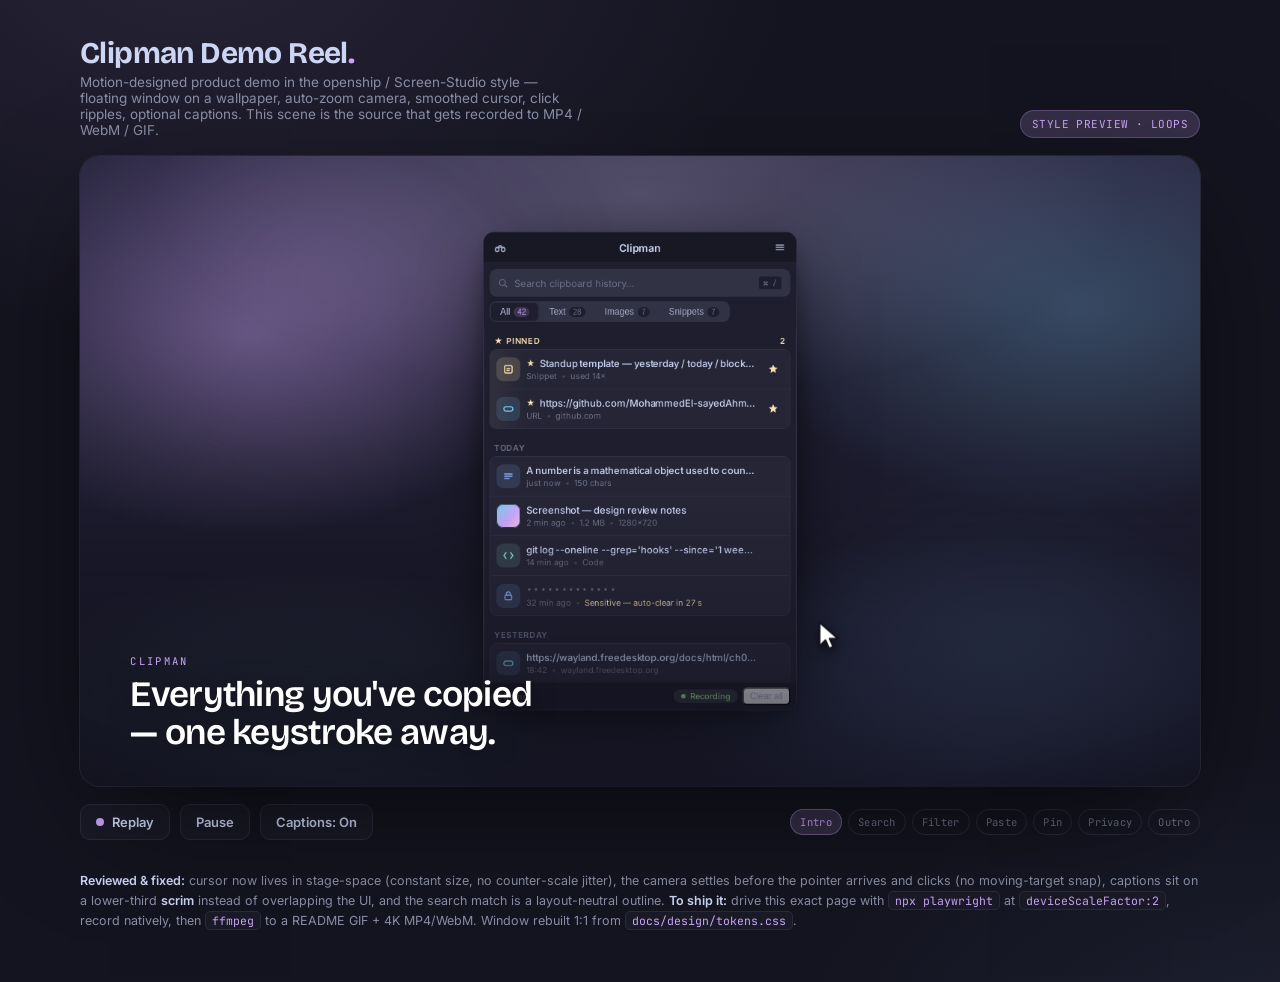
<file: docs/demo/clipman-reel.html>
<!doctype html>
<html lang="en">
<head>
<meta charset="utf-8">
<meta name="viewport" content="width=device-width,initial-scale=1">
</head>
<body>
<title>Clipman Demo Reel</title>
<link rel="preconnect" href="https://fonts.googleapis.com">
<link rel="preconnect" href="https://fonts.gstatic.com" crossorigin>
<link rel="stylesheet" href="https://fonts.googleapis.com/css2?family=Bricolage+Grotesque:opsz,wght@12..96,500;12..96,600;12..96,700&family=Inter:wght@400;500;600;700&family=JetBrains+Mono:wght@500;600&display=swap">

<style>
/* ============================================================
   CLIPMAN — motion demo reel (openship / Screen-Studio style)
   Committed dark "studio" scene: one visual world by design,
   every color painted explicitly so it holds on any host ground.
   ============================================================ */
:root{
  --page:#141420; --page-2:#1a1a28; --ink:#cdd6f4; --ink-dim:#8b8fa6; --hair:#2a2a3c;
  /* clipman dark tokens (docs/design/tokens.css) */
  --crust:#181825; --base:#1e1e2e; --mantle:#181825; --surface:#252536;
  --overlay:#313244; --row-hover:rgba(205,214,244,.06);
  --text:#cdd6f4; --subtext:#a6adc8; --muted:#6c7086; --faint:#45475a; --on-accent:#1e1e2e;
  --border:#313244; --border-strong:#45475a; --divider:rgba(205,214,244,.06);
  --accent:#cba6f7; --accent-hover:#dcc7fa; --accent-soft:rgba(203,166,247,.18);
  --success:#a6e3a1; --warning:#f9e2af; --error:#f38ba8; --info:#74c7ec;
  --pin:#f9e2af; --incognito:#b4befe;
  --t-text:#89b4fa; --t-image:#cba6f7; --t-link:#74c7ec; --t-code:#94e2d5; --t-snip:#f9e2af;
  --shadow-window:0 34px 90px -22px rgba(0,0,0,.78), 0 14px 34px -12px rgba(0,0,0,.55), 0 0 0 1px rgba(255,255,255,.05) inset;
}
*{box-sizing:border-box}
html,body{margin:0;padding:0}
body{
  font-family:"Inter",system-ui,sans-serif;
  background:
    radial-gradient(1100px 700px at 15% -5%, rgba(203,166,247,.10), transparent 55%),
    radial-gradient(900px 600px at 100% 110%, rgba(137,180,250,.08), transparent 55%),
    var(--page);
  color:var(--ink); min-height:100vh; -webkit-font-smoothing:antialiased; -moz-osx-font-smoothing:grayscale;
  display:flex; flex-direction:column; align-items:center; padding:clamp(16px,3vw,40px); gap:18px;
}
.masthead{width:min(100%,1120px); display:flex; align-items:flex-end; justify-content:space-between; gap:16px; flex-wrap:wrap}
.masthead h1{font-family:"Bricolage Grotesque",sans-serif; font-weight:700; letter-spacing:-.02em; font-size:clamp(20px,2.6vw,30px); margin:0; line-height:1}
.masthead h1 .dot{color:var(--accent)}
.masthead p{margin:6px 0 0; color:var(--ink-dim); font-size:13.5px; max-width:56ch}
.badge{font-family:"JetBrains Mono",monospace; font-size:11px; letter-spacing:.04em; color:var(--accent); background:var(--accent-soft); border:1px solid rgba(203,166,247,.25); padding:6px 11px; border-radius:999px; white-space:nowrap}

/* ================= THE STAGE (the recorded 16:9 frame) ================= */
.stage{
  position:relative; width:min(100%,1120px); aspect-ratio:16/9; border-radius:20px; overflow:hidden; isolation:isolate;
  background:
    radial-gradient(70% 52% at 50% 6%, rgba(228,216,255,.22), transparent 62%),
    radial-gradient(46% 52% at 15% 28%, rgba(203,166,247,.34), transparent 62%),
    radial-gradient(50% 55% at 89% 24%, rgba(116,199,236,.24), transparent 60%),
    radial-gradient(62% 62% at 80% 98%, rgba(137,180,250,.24), transparent 62%),
    radial-gradient(58% 62% at 20% 102%, rgba(148,226,213,.16), transparent 60%),
    linear-gradient(180deg, #2b2842 0%, #1d1c2e 46%, #131220 100%);
  box-shadow:0 40px 120px -30px rgba(0,0,0,.7), 0 0 0 1px var(--hair);
}
.stage::after{content:""; position:absolute; inset:0; pointer-events:none; z-index:6; background:radial-gradient(130% 100% at 50% 45%, transparent 58%, rgba(0,0,0,.32))}
.aurora{position:absolute; inset:-20%; z-index:0; pointer-events:none; filter:blur(34px); opacity:.65;
  background:radial-gradient(30% 40% at 30% 28%, rgba(203,166,247,.22), transparent 60%), radial-gradient(28% 36% at 74% 72%, rgba(116,199,236,.16), transparent 60%);
  animation:drift 20s ease-in-out infinite alternate}
@keyframes drift{from{transform:translate3d(-2%,-1%,0) scale(1)}to{transform:translate3d(3%,2%,0) scale(1.05)}}

/* camera (auto-zoom rig) — holds ONLY the window, nothing else */
.camera{position:absolute; left:50%; top:50%; width:420px; height:640px; margin-left:-210px; margin-top:-320px; z-index:2;
  transform-origin:center center; transition:transform 1250ms cubic-bezier(.5,.02,.25,1); will-change:transform}

/* ================= CLIPMAN WINDOW (1:1 with docs/design) ================= */
.win{position:relative; width:420px; height:640px; background:var(--base); border-radius:15px; box-shadow:var(--shadow-window); border:1px solid var(--border); display:flex; flex-direction:column; overflow:hidden; font-size:13px; color:var(--text)}
.headerbar{display:flex; align-items:center; padding:6px 8px; background:var(--mantle); border-bottom:1px solid var(--divider); min-height:38px}
.headerbar .title{flex:1; text-align:center; font-size:14px; font-weight:600; letter-spacing:-.01em; color:var(--text)}
.hbtn{width:28px; height:28px; border-radius:6px; color:var(--subtext); display:inline-flex; align-items:center; justify-content:center}
.hbtn svg{width:16px; height:16px}
.toolbar{padding:8px 8px 6px; background:var(--base); display:flex; flex-direction:column; gap:6px}
.search{display:flex; align-items:center; gap:6px; background:var(--overlay); padding:8px 10px; border-radius:9px; border:1px solid transparent; transition:border-color .18s,background .18s}
.search.focus{border-color:var(--accent); background:var(--surface)}
.search svg{width:14px; height:14px; color:var(--muted); flex-shrink:0}
.search input{flex:1; background:transparent; border:none; outline:none; color:var(--text); font-family:inherit; font-size:13px}
.search input::placeholder{color:var(--muted)}
.search .caret{width:1.5px; height:16px; background:var(--accent); border-radius:1px; opacity:0; flex-shrink:0}
.search.typing .caret{opacity:1; animation:caret 1s steps(2) infinite}
@keyframes caret{50%{opacity:0}}
.search .kbd{font-family:"JetBrains Mono",monospace; font-size:10px; padding:2px 6px; background:var(--base); border:1px solid var(--border); border-radius:4px; color:var(--muted)}
.search.typing .kbd{display:none}
.search .kbd.pulse{animation:kbdpulse 1s ease}
@keyframes kbdpulse{0%,100%{box-shadow:0 0 0 0 transparent}40%{box-shadow:0 0 0 4px var(--accent-soft); border-color:var(--accent); color:var(--accent)}}
.switcher{display:flex; gap:2px; padding:2px; background:var(--overlay); border-radius:9px; align-self:flex-start}
.switcher button{padding:5px 12px; font-size:12px; font-weight:500; color:var(--subtext); border-radius:6px; display:inline-flex; align-items:center; gap:5px; border:none; background:transparent; cursor:default}
.switcher .count{font-size:10px; padding:1px 5px; background:var(--base); border-radius:8px; color:var(--muted); font-variant-numeric:tabular-nums}
.switcher button.active{background:var(--base); color:var(--text); box-shadow:0 1px 2px rgba(0,0,0,.15)}
.switcher button.active .count{background:var(--accent-soft); color:var(--accent)}
.content{flex:1; overflow:hidden; padding:6px 8px 8px}
.group{transition:opacity .4s ease}
.group+.group{margin-top:12px}
.group-header{display:flex; align-items:center; justify-content:space-between; padding:6px 6px 4px; font-size:11px; font-weight:600; text-transform:uppercase; letter-spacing:.06em; color:var(--muted)}
.group-header.pinned{color:var(--pin)}
.group-rows{display:flex; flex-direction:column; gap:1px; background:var(--surface); border:1px solid var(--border); border-radius:9px; overflow:hidden}
.row{display:grid; grid-template-columns:32px 1fr auto; gap:8px; align-items:center; padding:10px 8px; background:var(--surface); transition:background .18s, opacity .4s ease}
.row+.row{box-shadow:0 -1px 0 var(--divider)}
.row.hover{background:var(--row-hover)}
.row.is-pinned{background:linear-gradient(90deg, rgba(249,226,175,.06) 0%, var(--surface) 12%)}
.type-icon{width:32px; height:32px; border-radius:9px; display:inline-flex; align-items:center; justify-content:center; flex-shrink:0}
.type-icon svg{width:16px; height:16px}
.type-text .type-icon{background:rgba(137,180,250,.14); color:var(--t-text)}
.type-image .type-icon{background:rgba(203,166,247,.14); color:var(--t-image)}
.type-link .type-icon{background:rgba(116,199,236,.14); color:var(--t-link)}
.type-code .type-icon{background:rgba(148,226,213,.14); color:var(--t-code)}
.type-snip .type-icon{background:rgba(249,226,175,.16); color:var(--t-snip)}
.thumb{width:32px; height:32px; border-radius:9px; background-image:linear-gradient(135deg,#74c7ec 0%,#cba6f7 60%,#f5c2e7 100%); flex-shrink:0; box-shadow:0 0 0 1px var(--border) inset}
.body{min-width:0; display:flex; flex-direction:column; gap:2px}
.preview{color:var(--text); font-size:13px; font-weight:500; white-space:nowrap; overflow:hidden; text-overflow:ellipsis; letter-spacing:-.005em}
.row.is-pinned .preview::before{content:"★"; color:var(--pin); margin-right:6px; font-size:11px; vertical-align:1px}
.row.is-sensitive .preview{font-family:"JetBrains Mono",monospace; color:var(--muted); letter-spacing:.1em}
.meta{font-size:11px; color:var(--muted); display:flex; gap:6px; align-items:center}
.meta .dot{color:var(--faint)}
.actions{display:flex; gap:2px; opacity:0; transition:opacity .18s}
.row.hover .actions, .row.is-pinned .actions{opacity:1}
.actions button{width:28px; height:28px; border-radius:6px; color:var(--muted); display:inline-flex; align-items:center; justify-content:center; border:none; background:transparent; cursor:default; transition:transform .15s}
.actions button.pin.is-active{color:var(--pin); opacity:1; transform:scale(1.12)}
.actions svg{width:14px; height:14px}
/* layout-neutral match highlight (outline, not shadow — no bleed onto neighbors) */
.row.match{background:var(--row-hover); outline:2px solid var(--accent); outline-offset:-1px; border-radius:9px; position:relative; z-index:1}
.row.match.pastepop{animation:pastepop .65s ease}
@keyframes pastepop{0%,100%{outline-color:var(--accent); background:var(--row-hover)}45%{outline-color:var(--success); background:rgba(166,227,161,.12)}}
.content.q .row:not(.match){opacity:.10}
.content.q .group.dim{opacity:.16}
.footer{display:flex; align-items:center; justify-content:space-between; padding:6px 8px; background:var(--mantle); border-top:1px solid var(--divider); font-size:12px; color:var(--muted)}
.count{font-variant-numeric:tabular-nums}
.footright{display:flex; gap:6px; align-items:center}
.rec-pill{display:inline-flex; align-items:center; gap:6px; padding:2px 10px; background:rgba(166,227,161,.14); color:var(--success); border-radius:999px; font-size:11px; font-weight:500; transition:.35s}
.rec-pill .live{width:6px; height:6px; border-radius:50%; background:currentColor; animation:blink 1.1s steps(2) infinite}
@keyframes blink{50%{opacity:.25}}
.rec-pill.paused{background:rgba(180,190,254,.16); color:var(--incognito)}
.rec-pill.paused .live{animation:none; opacity:.9}
.text-btn{color:var(--subtext); font-size:12px; padding:3px 8px; border-radius:6px}

/* ================= synthetic cursor — STAGE space, constant size ================= */
.cursor{position:absolute; left:0; top:0; z-index:5; width:2.4rem; height:2.4rem; transform-origin:0 0; pointer-events:none; transition:transform 820ms cubic-bezier(.45,.05,.15,1); will-change:transform}
.cursor svg{width:2.4rem; height:2.4rem; filter:drop-shadow(0 4px 6px rgba(0,0,0,.55))}
.cursor .halo{position:absolute; left:-0.85rem; top:-0.72rem; width:3.6rem; height:3.6rem; border-radius:50%; background:radial-gradient(circle, rgba(255,255,255,.16), rgba(203,166,247,.20) 42%, transparent 70%); opacity:0; transition:opacity .35s}
.cursor.armed .halo{opacity:1}
.cursor .ripple{position:absolute; left:0.32rem; top:0.2rem; width:1.28rem; height:1.28rem; border-radius:50%; border:0.16rem solid var(--accent); opacity:0}
.cursor.click .ripple{animation:ripple .62s ease-out}
@keyframes ripple{0%{opacity:.9; transform:scale(.35)}100%{opacity:0; transform:scale(3.2)}}
.cursor.press svg{transform:scale(.85)}

/* annotation chips — STAGE space */
.chip{position:absolute; left:0; top:0; z-index:5; transform-origin:0 0; display:flex; align-items:center; gap:6px; padding:0.4rem 0.7rem; border-radius:999px; font-size:0.8rem; font-weight:600; font-family:"Inter",sans-serif; box-shadow:0 10px 24px -8px rgba(0,0,0,.55); opacity:0; transform:translateY(6px); transition:opacity .3s, transform .3s; white-space:nowrap; pointer-events:none}
.chip.show{opacity:1}
.chip.paste{background:var(--success); color:#0f2013}
.chip.pin{background:var(--pin); color:#2a2103}

/* lower-third caption + scrim */
.capscrim{position:absolute; left:0; right:0; bottom:0; height:44%; z-index:4; pointer-events:none; opacity:0; transition:opacity .5s ease;
  background:linear-gradient(180deg, transparent 0%, rgba(19,18,32,.30) 42%, rgba(19,18,32,.82) 100%)}
.capscrim.show{opacity:1}
.caption{position:absolute; left:clamp(22px,4.5%,58px); bottom:clamp(22px,5.5%,52px); z-index:7; max-width:66%; opacity:0; transform:translateY(16px); transition:opacity .55s cubic-bezier(.2,.7,.2,1), transform .55s cubic-bezier(.2,.7,.2,1)}
.caption.show{opacity:1; transform:translateY(0)}
.caption .eyebrow{font-family:"JetBrains Mono",monospace; font-size:0.75rem; letter-spacing:.22em; color:var(--accent); text-transform:uppercase; margin-bottom:0.55rem}
.caption .head{font-family:"Bricolage Grotesque",sans-serif; font-weight:600; letter-spacing:-.02em; line-height:1.06; font-size:2.55rem; color:#fff; text-wrap:balance; text-shadow:0 2px 22px rgba(0,0,0,.5)}
.stage.nocap .caption, .stage.nocap .capscrim{opacity:0 !important; visibility:hidden}
/* small / mobile embeds: keep captions but shrink them so they read as a tasteful lower-third */
@media (max-width:620px){
  .caption{max-width:84%; left:clamp(12px,4%,36px); bottom:clamp(12px,5%,36px)}
  .caption .eyebrow{display:none}
  .caption .head{font-size:1.8rem; line-height:1.14}
  .capscrim{height:38%}
}

/* brand-card outro */
.outro{position:absolute; inset:0; z-index:8; display:flex; flex-direction:column; align-items:center; justify-content:center; gap:18px; text-align:center; padding:24px;
  background:radial-gradient(120% 120% at 50% 34%, #262441 0%, #1a1830 55%, #121020 100%); opacity:0; visibility:hidden; transition:opacity .6s ease, visibility .6s}
.outro.show{opacity:1; visibility:visible}
.lockup{display:flex; align-items:center; gap:16px}
.mark{width:60px; height:60px; border-radius:16px; display:grid; place-items:center; background:linear-gradient(155deg,#2a2340,#1e1e2e); border:1px solid rgba(203,166,247,.35); box-shadow:0 12px 30px -8px rgba(203,166,247,.35), 0 0 0 1px rgba(255,255,255,.04) inset}
.mark svg{width:34px; height:34px; color:var(--accent)}
.wordmark{font-family:"Bricolage Grotesque",sans-serif; font-weight:700; font-size:clamp(30px,5vw,52px); letter-spacing:-.03em; color:#fff}
.tagline{font-family:"Bricolage Grotesque",sans-serif; font-weight:500; font-size:clamp(16px,2.4vw,24px); color:var(--accent)}
.tagline em{color:#fff; font-style:normal}
.chips{display:flex; flex-wrap:wrap; gap:8px; justify-content:center; margin-top:4px}
.chips span{font-family:"JetBrains Mono",monospace; font-size:11.5px; letter-spacing:.02em; color:var(--subtext); background:rgba(205,214,244,.05); border:1px solid var(--border); padding:6px 12px; border-radius:999px}

/* controls (outside the recorded frame) */
.controls{width:min(100%,1120px); display:flex; align-items:center; gap:10px; flex-wrap:wrap; color:var(--ink-dim); font-size:13px}
.btn{display:inline-flex; align-items:center; gap:8px; font-family:"Inter",sans-serif; font-weight:600; font-size:13px; color:var(--ink); background:var(--page-2); border:1px solid var(--hair); padding:9px 15px; border-radius:10px; cursor:pointer; transition:border-color .15s, background .15s}
.btn:hover{border-color:var(--accent); background:#20203a}
.btn:focus-visible{outline:2px solid var(--accent); outline-offset:2px}
.btn .k{width:8px; height:8px; border-radius:50%; background:var(--accent)}
.beats{display:flex; gap:6px; margin-left:auto; flex-wrap:wrap}
.beat{font-family:"JetBrains Mono",monospace; font-size:10.5px; letter-spacing:.03em; color:var(--muted); padding:5px 9px; border-radius:999px; border:1px solid var(--hair); transition:.2s}
.beat.on{color:var(--accent); border-color:rgba(203,166,247,.4); background:var(--accent-soft)}
.note{width:min(100%,1120px); color:var(--ink-dim); font-size:12.5px; line-height:1.6}
.note b{color:var(--ink); font-weight:600}
.note code{font-family:"JetBrains Mono",monospace; font-size:11.5px; background:var(--page-2); border:1px solid var(--hair); padding:1px 6px; border-radius:5px; color:var(--accent)}
/* full-bleed capture mode (recording only) — stage fills the frame */
body.capture{padding:0; gap:0; overflow:hidden; background:#000}
body.capture .masthead, body.capture .controls, body.capture .note{display:none}
body.capture .stage{width:100vw; height:100vh; max-width:none; border-radius:0; aspect-ratio:auto; box-shadow:none}
@media (prefers-reduced-motion:reduce){.aurora{animation:none} .camera,.cursor,.caption,.chip{transition-duration:1ms !important}}
</style>

<header class="masthead">
  <div>
    <h1>Clipman Demo Reel<span class="dot">.</span></h1>
    <p>Motion-designed product demo in the openship / Screen-Studio style — floating window on a wallpaper, auto-zoom camera, smoothed cursor, click ripples, optional captions. This scene is the source that gets recorded to MP4 / WebM / GIF.</p>
  </div>
  <div class="badge">STYLE PREVIEW · LOOPS</div>
</header>

<div class="stage" id="stage">
  <div class="aurora"></div>

  <div class="camera" id="camera">
    <div class="win" id="win">
      <header class="headerbar">
        <span class="hbtn"><svg viewBox="0 0 16 16" fill="none" stroke="currentColor" stroke-width="1.5"><circle cx="4" cy="11" r="2.5"/><circle cx="12" cy="11" r="2.5"/><path d="M2 8h12M5 8c1.5-3 4.5-3 6 0"/></svg></span>
        <span class="title">Clipman</span>
        <span class="hbtn"><svg viewBox="0 0 16 16" fill="none" stroke="currentColor" stroke-width="1.5" stroke-linecap="round"><path d="M3 5h10M3 8h10M3 11h10"/></svg></span>
      </header>
      <div class="toolbar">
        <div class="search" id="search">
          <svg viewBox="0 0 16 16" fill="none" stroke="currentColor" stroke-width="1.5"><circle cx="7" cy="7" r="4.5"/><path d="M10.5 10.5l3 3" stroke-linecap="round"/></svg>
          <input id="searchInput" type="text" placeholder="Search clipboard history…" readonly>
          <span class="caret"></span>
          <span class="kbd" id="kbd">⌘ /</span>
        </div>
        <nav class="switcher">
          <button class="active">All <span class="count">42</span></button>
          <button>Text <span class="count">28</span></button>
          <button>Images <span class="count">7</span></button>
          <button>Snippets <span class="count">7</span></button>
        </nav>
      </div>
      <div class="content" id="content">
        <section class="group" data-grp="pinned">
          <div class="group-header pinned"><span>★ Pinned</span><span>2</span></div>
          <div class="group-rows">
            <div class="row is-pinned type-snip">
              <div class="type-icon"><svg viewBox="0 0 16 16" fill="none" stroke="currentColor" stroke-width="1.5"><rect x="3" y="3" width="10" height="10" rx="2"/><path d="M6 7h4M6 9.5h3" stroke-linecap="round"/></svg></div>
              <div class="body"><div class="preview">Standup template — yesterday / today / blockers</div><div class="meta"><span>Snippet</span><span class="dot">•</span><span>used 14×</span></div></div>
              <div class="actions"><button class="pin is-active"><svg viewBox="0 0 16 16" fill="currentColor"><path d="M8 1.5l1.8 4 4.2.4-3.2 2.9.95 4.2L8 10.9 4.25 13l.95-4.2L2 5.9l4.2-.4z"/></svg></button></div>
            </div>
            <div class="row is-pinned type-link">
              <div class="type-icon"><svg viewBox="0 0 16 16" fill="none" stroke="currentColor" stroke-width="1.5"><path d="M7 5h4a3 3 0 010 6h-1M9 11H5a3 3 0 010-6h1" stroke-linecap="round"/></svg></div>
              <div class="body"><div class="preview">https://github.com/MohammedEl-sayedAhmed/clipman</div><div class="meta"><span>URL</span><span class="dot">•</span><span>github.com</span></div></div>
              <div class="actions"><button class="pin is-active"><svg viewBox="0 0 16 16" fill="currentColor"><path d="M8 1.5l1.8 4 4.2.4-3.2 2.9.95 4.2L8 10.9 4.25 13l.95-4.2L2 5.9l4.2-.4z"/></svg></button></div>
            </div>
          </div>
        </section>
        <section class="group" data-grp="today">
          <div class="group-header"><span>Today</span></div>
          <div class="group-rows">
            <div class="row type-text" id="rowPin">
              <div class="type-icon"><svg viewBox="0 0 16 16" fill="none" stroke="currentColor" stroke-width="1.5" stroke-linecap="round"><path d="M3 5h10M3 8h10M3 11h6"/></svg></div>
              <div class="body"><div class="preview">A number is a mathematical object used to count, measure…</div><div class="meta"><span>just now</span><span class="dot">•</span><span>150 chars</span></div></div>
              <div class="actions"><button class="pin" id="pinBtn"><svg viewBox="0 0 16 16" fill="none" stroke="currentColor" stroke-width="1.5"><path d="M8 1.5l1.8 4 4.2.4-3.2 2.9.95 4.2L8 10.9 4.25 13l.95-4.2L2 5.9l4.2-.4z"/></svg></button></div>
            </div>
            <div class="row type-image">
              <div class="thumb"></div>
              <div class="body"><div class="preview">Screenshot — design review notes</div><div class="meta"><span>2 min ago</span><span class="dot">•</span><span>1.2 MB</span><span class="dot">•</span><span>1280×720</span></div></div>
              <div class="actions"><button class="pin"><svg viewBox="0 0 16 16" fill="none" stroke="currentColor" stroke-width="1.5"><path d="M8 1.5l1.8 4 4.2.4-3.2 2.9.95 4.2L8 10.9 4.25 13l.95-4.2L2 5.9l4.2-.4z"/></svg></button></div>
            </div>
            <div class="row type-code" id="rowGit">
              <div class="type-icon"><svg viewBox="0 0 16 16" fill="none" stroke="currentColor" stroke-width="1.5" stroke-linecap="round" stroke-linejoin="round"><path d="M5 4L2 8l3 4M11 4l3 4-3 4"/></svg></div>
              <div class="body"><div class="preview">git log --oneline --grep='hooks' --since='1 week ago'</div><div class="meta"><span>14 min ago</span><span class="dot">•</span><span>Code</span></div></div>
              <div class="actions"><button class="pin"><svg viewBox="0 0 16 16" fill="none" stroke="currentColor" stroke-width="1.5"><path d="M8 1.5l1.8 4 4.2.4-3.2 2.9.95 4.2L8 10.9 4.25 13l.95-4.2L2 5.9l4.2-.4z"/></svg></button></div>
            </div>
            <div class="row type-text is-sensitive" id="rowSens">
              <div class="type-icon"><svg viewBox="0 0 16 16" fill="none" stroke="currentColor" stroke-width="1.5"><rect x="3.5" y="7" width="9" height="6" rx="1.5"/><path d="M5.5 7V5a2.5 2.5 0 015 0v2"/></svg></div>
              <div class="body"><div class="preview">•••••••••••••</div><div class="meta"><span>32 min ago</span><span class="dot">•</span><span style="color:var(--warning)" id="sensMeta">Sensitive — auto-clear in 27 s</span></div></div>
              <div class="actions"><button class="pin"><svg viewBox="0 0 16 16" fill="none" stroke="currentColor" stroke-width="1.5"><path d="M8 1.5l1.8 4 4.2.4-3.2 2.9.95 4.2L8 10.9 4.25 13l.95-4.2L2 5.9l4.2-.4z"/></svg></button></div>
            </div>
          </div>
        </section>
        <section class="group" data-grp="yesterday">
          <div class="group-header"><span>Yesterday</span></div>
          <div class="group-rows">
            <div class="row type-link">
              <div class="type-icon"><svg viewBox="0 0 16 16" fill="none" stroke="currentColor" stroke-width="1.5"><path d="M7 5h4a3 3 0 010 6h-1M9 11H5a3 3 0 010-6h1" stroke-linecap="round"/></svg></div>
              <div class="body"><div class="preview">https://wayland.freedesktop.org/docs/html/ch04.html</div><div class="meta"><span>18:42</span><span class="dot">•</span><span>wayland.freedesktop.org</span></div></div>
              <div class="actions"><button class="pin"><svg viewBox="0 0 16 16" fill="none" stroke="currentColor" stroke-width="1.5"><path d="M8 1.5l1.8 4 4.2.4-3.2 2.9.95 4.2L8 10.9 4.25 13l.95-4.2L2 5.9l4.2-.4z"/></svg></button></div>
            </div>
          </div>
        </section>
      </div>
      <footer class="footer">
        <span class="count" id="footCount">42 items</span>
        <div class="footright">
          <span class="rec-pill" id="recPill"><span class="live"></span><span id="recText">Recording</span></span>
          <button class="text-btn">Clear all</button>
        </div>
      </footer>
    </div><!-- /.win -->
  </div><!-- /.camera -->

  <div class="capscrim" id="capscrim"></div>
  <div class="chip paste" id="pasteChip"><svg width="13" height="13" viewBox="0 0 16 16" fill="none" stroke="currentColor" stroke-width="2.4"><path d="M3.5 8.5l3 3 6-7" stroke-linecap="round" stroke-linejoin="round"/></svg>Pasted into your editor</div>
  <div class="chip pin" id="miniChip">★ Pinned to top</div>

  <div class="cursor" id="cursor">
    <span class="halo"></span><span class="ripple"></span>
    <svg viewBox="0 0 24 24" fill="#fff" stroke="#15141f" stroke-width="1.3" stroke-linejoin="round"><path d="M4 2l0 17 4.2-4.2 2.6 5.9 3-1.3-2.6-5.8 6 0z"/></svg>
  </div>

  <div class="caption" id="caption">
    <div class="eyebrow" id="capEye">CLIPMAN</div>
    <div class="head" id="capHead">Everything you've copied — one keystroke away.</div>
  </div>

  <div class="outro" id="outro">
    <div class="lockup">
      <div class="mark"><svg viewBox="0 0 24 24" fill="none" stroke="currentColor" stroke-width="1.7"><rect x="5" y="4" width="14" height="17" rx="2.5"/><rect x="9" y="2.5" width="6" height="3.2" rx="1.2" fill="currentColor" stroke="none"/><path d="M9 11h6M9 14.5h4" stroke-linecap="round"/></svg></div>
      <div class="wordmark">Clipman</div>
    </div>
    <div class="tagline"><em>Clip once.</em> Paste forever.</div>
    <div class="chips"><span>Snap Store</span><span>PyPI · pipx</span><span>AUR</span><span>GNOME Extensions</span></div>
  </div>
</div>

<div class="controls">
  <button class="btn" id="replay"><span class="k"></span>Replay</button>
  <button class="btn" id="toggle">Pause</button>
  <button class="btn" id="capBtn">Captions: On</button>
  <div class="beats" id="beats"></div>
</div>

<p class="note">
  <b>Reviewed &amp; fixed:</b> cursor now lives in stage-space (constant size, no counter-scale jitter), the camera settles before the pointer arrives and clicks (no moving-target snap), captions sit on a lower-third <b>scrim</b> instead of overlapping the UI, and the search match is a layout-neutral outline. <b>To ship it:</b> drive this exact page with <code>npx playwright</code> at <code>deviceScaleFactor:2</code>, record natively, then <code>ffmpeg</code> to a README GIF + 4K MP4/WebM. Window rebuilt 1:1 from <code>docs/design/tokens.css</code>.
</p>

<script>
(function(){
  const W=420,H=640;
  const $=id=>document.getElementById(id);
  const stage=$('stage'), camera=$('camera'), win=$('win'), cursor=$('cursor'), content=$('content');
  const searchInput=$('searchInput'), footCount=$('footCount'), recPill=$('recPill'), recText=$('recText'), sensMeta=$('sensMeta');
  const search=$('search'), kbd=$('kbd'), caption=$('caption'), capEye=$('capEye'), capHead=$('capHead'), capscrim=$('capscrim');
  const pasteChip=$('pasteChip'), miniChip=$('miniChip'), outro=$('outro');
  const rowGit=$('rowGit'), rowPin=$('rowPin'), pinBtn=$('pinBtn'), beatsEl=$('beats');
  const groups=[...content.querySelectorAll('.group')];
  const reduce=matchMedia('(prefers-reduced-motion:reduce)').matches;
  const HASH=location.hash;
  const RECORDING=HASH.startsWith('#capture');  // full-bleed, stop on the outro card (for recording)
  const EMBED=HASH.startsWith('#embed');        // full-bleed, looping (for site iframe embed)
  if(RECORDING||EMBED){document.body.classList.add('capture'); if(HASH.includes('vertical'))document.body.classList.add('vertical');}
  let S0=1, curScale=1, RUN=0, paused=false, capsOn=!HASH.includes('nocap');

  const NAMES=['Intro','Search','Filter','Paste','Pin','Privacy','Outro'];
  NAMES.forEach((b,i)=>{const s=document.createElement('span');s.className='beat';s.textContent=b;beatsEl.appendChild(s);});
  const beatSpans=[...beatsEl.children];
  const setBeat=i=>beatSpans.forEach((s,j)=>s.classList.toggle('on',j===i));

  const K=()=>parseFloat(getComputedStyle(document.documentElement).fontSize)/16;
  function fit(){const r=stage.getBoundingClientRect(); const v=document.body.classList.contains('vertical');
    S0 = v ? Math.min((r.height*0.58)/H,(r.width*0.86)/W) : Math.min((r.height*0.76)/H,(r.width*0.52)/W);
    // scale overlays proportionally to the frame so captions stay a tasteful lower-third at any size (incl. mobile)
    document.documentElement.style.fontSize=Math.max(5,(Math.max(r.width, r.height*0.78)/1280)*16)+'px';
    window.__S0=S0; window.__stage=[r.width,r.height];}
  const sc=()=>stage.getBoundingClientRect();
  // element center in the camera's LOCAL (content) coords — transform-independent
  function localCenter(el){const wr=win.getBoundingClientRect(), er=el.getBoundingClientRect(); return {x:(er.left+er.width/2 - wr.left)/curScale, y:(er.top+er.height/2 - wr.top)/curScale};}
  // element center in STAGE (screen) coords at the CURRENT transform
  function stagePos(el){const s=sc(), er=el.getBoundingClientRect(); return {x:er.left+er.width/2 - s.left, y:er.top+er.height/2 - s.top};}
  function camTo(el,Z){const p=localCenter(el); curScale=S0*Z; camera.style.transform=`scale(${curScale}) translate(${W/2-p.x}px, ${H/2-p.y}px)`;}
  let cx=0, cy=0;
  function cursorXY(x,y){cx=x;cy=y; const f=parseFloat(getComputedStyle(document.documentElement).fontSize); cursor.style.transform=`translate(${x-f*0.38}px, ${y-f*0.19}px)`;}
  function cursorToEl(el,dx=0,dy=0){const k=K(); const p=stagePos(el); cursorXY(p.x+dx*k, p.y+dy*k);}
  const arm=on=>cursor.classList.toggle('armed',!!on);
  function click(){cursor.classList.remove('click'); void cursor.offsetWidth; cursor.classList.add('click','press'); setTimeout(()=>cursor.classList.remove('press'),160);}
  function cap(eye,head){ if(!capsOn)return; caption.classList.remove('show'); capscrim.classList.add('show');
    setTimeout(()=>{capEye.textContent=eye; capHead.textContent=head; caption.classList.add('show');}, reduce?0:200);}
  function showChip(chip,el,dx,dy){const k=K(); const p=stagePos(el); chip.style.transform=`translate(${p.x+dx*k}px, ${p.y+dy*k}px)`; chip.classList.add('show');}
  const hide=el=>el.classList.remove('show');

  const sleep=ms=>new Promise(r=>setTimeout(r,reduce?Math.min(ms,80):ms));
  const ok=(me,ms)=>sleep(ms).then(()=>me===RUN);

  function reset(){
    content.classList.remove('q'); groups.forEach(g=>g.classList.remove('dim'));
    rowGit.classList.remove('match','pastepop','hover'); rowPin.classList.remove('is-pinned','hover'); pinBtn.classList.remove('is-active');
    search.classList.remove('focus','typing'); searchInput.value=''; searchInput.placeholder='Search clipboard history…';
    footCount.textContent='42 items'; recPill.classList.remove('paused'); recText.textContent='Recording'; sensMeta.textContent='Sensitive — auto-clear in 27 s';
    hide(pasteChip); hide(miniChip); caption.classList.remove('show'); capscrim.classList.remove('show'); outro.classList.remove('show'); arm(false);
    const ct=camera.style.transition, kt=cursor.style.transition; camera.style.transition='none'; cursor.style.transition='none';
    curScale=S0; camera.style.transform=`scale(${S0}) translate(0px,0px)`;
    const s=sc(); cursorXY(s.width*0.66, s.height*0.74);
    void camera.offsetWidth; camera.style.transition=ct; cursor.style.transition=kt;
  }

  async function typeQuery(me,str){
    search.classList.add('typing');
    for(const ch of str){ searchInput.value+=ch; if(!await ok(me,235))return false; }
    return true;
  }

  async function play(){
    const me=++RUN; paused=false; $('toggle').textContent='Pause'; fit(); reset();
    if(!await ok(me,500))return;

    // 1 — INTRO (full window on the wallpaper)
    setBeat(0); cap('Clipman',"Everything you've copied — one keystroke away.");
    if(!await ok(me,1750))return;

    // 2 — SEARCH: zoom to the field, THEN the pointer arrives & clicks
    setBeat(1); camTo(search,1.5);
    if(!await ok(me,1250))return;                       // camera settles first
    cursorToEl(search,46,2); arm(true);
    if(!await ok(me,780))return;                        // pointer arrives
    kbd.classList.add('pulse'); setTimeout(()=>kbd.classList.remove('pulse'),1000);
    click(); search.classList.add('focus');
    cap('Instant recall','Hit the shortcut. Start typing.');
    if(!await ok(me,640))return;

    // 3 — FILTER: type, collapse to the single match
    setBeat(2);
    if(!await typeQuery(me,'git'))return;
    search.classList.remove('typing');
    content.classList.add('q'); rowGit.classList.add('match');
    groups.forEach(g=>{ if(g.dataset.grp!=='today') g.classList.add('dim'); });
    footCount.textContent='1 result';
    cap('Search','Find any clip in a heartbeat.');
    if(!await ok(me,1200))return;

    // 4 — PASTE: push onto the match, pointer arrives, click, confirm
    setBeat(3); camTo(rowGit,1.5);
    if(!await ok(me,1250))return;
    cursorToEl(rowGit,8,0); rowGit.classList.add('hover');
    if(!await ok(me,760))return;
    click(); rowGit.classList.add('pastepop'); showChip(pasteChip,rowGit,-26,-46);
    cap('Paste anywhere','Drops straight back into your editor.');
    if(!await ok(me,1550))return;
    hide(pasteChip); rowGit.classList.remove('hover');

    // 5 — PIN: clear filter, zoom the Today row, click its star
    setBeat(4);
    content.classList.remove('q'); groups.forEach(g=>g.classList.remove('dim')); rowGit.classList.remove('match','pastepop');
    searchInput.value=''; search.classList.remove('focus'); footCount.textContent='42 items';
    camTo(rowPin,1.5);
    if(!await ok(me,1250))return;
    cursorToEl(pinBtn,2,0); rowPin.classList.add('hover');
    if(!await ok(me,760))return;
    click(); pinBtn.classList.add('is-active'); rowPin.classList.add('is-pinned'); showChip(miniChip,pinBtn,-52,-44);
    cap('Pin favorites','The stuff you reuse stays on top.');
    if(!await ok(me,1500))return;
    hide(miniChip); rowPin.classList.remove('hover');

    // 6 — PRIVACY: zoom the footer, toggle Recording → Paused
    setBeat(5); camTo(recPill,1.55);
    if(!await ok(me,1250))return;
    cursorToEl(recPill,4,0);
    if(!await ok(me,760))return;
    click(); recPill.classList.add('paused'); recText.textContent='Paused'; sensMeta.textContent='Cleared — nothing stored';
    cap('Private by default','Incognito actually pauses recording.');
    if(!await ok(me,1600))return;

    // 7 — OUTRO: pull back, brand card, loop
    setBeat(6); arm(false); camTo(win,1); caption.classList.remove('show'); capscrim.classList.remove('show');
    if(!await ok(me,700))return;
    outro.classList.add('show');
    if(!await ok(me,2700))return;
    if(RECORDING){ window.__done=true; return; } // hold the card for a clean recording end
    outro.classList.remove('show');
    if(!await ok(me,650))return;
    window.__loop=(window.__loop||0)+1;
    if(me===RUN && !paused) play();
  }

  $('replay').addEventListener('click',()=>play());
  $('toggle').addEventListener('click',e=>{ if(paused){play();} else {paused=true;RUN++;e.target.textContent='Play';setBeat(-1);} });
  $('capBtn').addEventListener('click',e=>{ capsOn=!capsOn; stage.classList.toggle('nocap',!capsOn); e.target.textContent='Captions: '+(capsOn?'On':'Off'); if(!capsOn){caption.classList.remove('show');capscrim.classList.remove('show');} });
  let rt; addEventListener('resize',()=>{clearTimeout(rt);rt=setTimeout(()=>{fit();},160);});

  fit();
  const GATED = HASH.includes('step');   // deterministic 60fps capture drives the timeline via window.__start()
  if(GATED){ window.__start=()=>{ fit(); play(); }; }
  else { play(); }
  if(document.fonts&&document.fonts.ready){document.fonts.ready.then(fit);}
})();
</script>

</body>
</html>
</file>
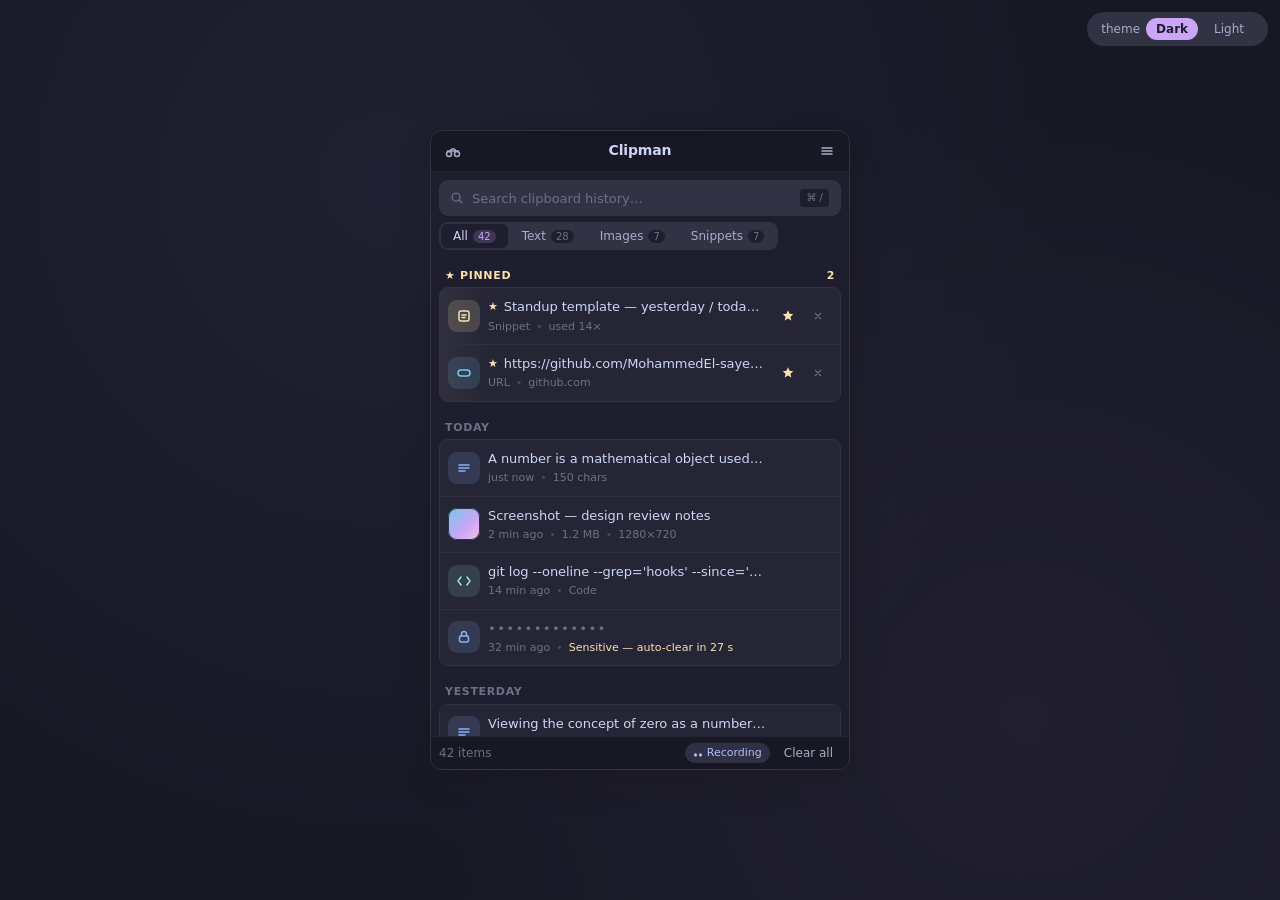
<file: docs/design/main-window.html>
<!doctype html>
<html lang="en">
<head>
    <meta charset="utf-8">
    <meta name="viewport" content="width=device-width, initial-scale=1">
    <link rel="icon" href="../logo.svg">
    <link rel="apple-touch-icon" href="../logo.svg">
    <title>Clipman — main window mockup</title>
    <link rel="stylesheet" href="tokens.css">
    <style>
        /* ------------------------------------------------------------------
           Page chrome (mockup viewer only — not part of the design itself)
           ------------------------------------------------------------------ */
        body {
            min-height: 100vh;
            display: flex;
            align-items: center;
            justify-content: center;
            padding: var(--space-7);
            background:
                radial-gradient(circle at 30% 20%, rgba(137, 180, 250, 0.06), transparent 60%),
                radial-gradient(circle at 80% 80%, rgba(203, 166, 247, 0.05), transparent 50%),
                var(--bg-crust);
        }
        body.theme-light {
            background:
                radial-gradient(circle at 30% 20%, rgba(37, 99, 235, 0.06), transparent 60%),
                radial-gradient(circle at 80% 80%, rgba(147, 51, 234, 0.05), transparent 50%),
                var(--bg-crust);
        }

        .theme-toggle {
            position: fixed;
            top: var(--space-4);
            right: var(--space-4);
            background: var(--bg-overlay);
            border-radius: var(--radius-pill);
            padding: 6px 14px;
            font-size: var(--size-meta);
            color: var(--fg-subtext);
            display: flex;
            gap: 6px;
            align-items: center;
        }
        .theme-toggle button {
            padding: 4px 10px;
            border-radius: var(--radius-pill);
            color: var(--fg-subtext);
            transition: all var(--time-fast) var(--ease);
        }
        .theme-toggle button.active {
            background: var(--accent);
            color: var(--fg-on-accent);
            font-weight: var(--weight-semibold);
        }

        /* ------------------------------------------------------------------
           THE ACTUAL DESIGN: Clipman main popup window
           ------------------------------------------------------------------ */

        .window {
            width: 420px;
            height: 640px;
            background: var(--bg-base);
            border-radius: var(--radius-lg);
            box-shadow: var(--shadow-window);
            display: flex;
            flex-direction: column;
            overflow: hidden;
            /* libadwaita-style outer border for the window itself */
            border: 1px solid var(--border-soft);
        }

        /* --- HeaderBar (Adw.HeaderBar) ----------------------------------- */
        .headerbar {
            display: flex;
            align-items: center;
            padding: var(--space-2) var(--space-3);
            background: var(--bg-mantle);
            border-bottom: 1px solid var(--divider);
            min-height: 38px;
            -webkit-app-region: drag;       /* desktop-window drag affordance */
        }
        .headerbar .title-wrap {
            flex: 1;
            text-align: center;
        }
        .headerbar .title {
            font-size: var(--size-title);
            font-weight: var(--weight-semibold);
            letter-spacing: -0.01em;
            color: var(--fg-text);
        }
        .headerbar .title .pin-dot {
            display: inline-block;
            width: 6px;
            height: 6px;
            background: var(--accent);
            border-radius: 50%;
            margin-right: 6px;
            vertical-align: middle;
            opacity: 0.7;
        }
        .header-btn {
            -webkit-app-region: no-drag;
            width: 28px;
            height: 28px;
            border-radius: var(--radius-sm);
            color: var(--fg-subtext);
            display: inline-flex;
            align-items: center;
            justify-content: center;
            transition: background var(--time-fast) var(--ease),
                        color var(--time-fast) var(--ease);
        }
        .header-btn:hover {
            background: var(--bg-overlay);
            color: var(--fg-text);
        }
        .header-btn svg {
            width: 16px;
            height: 16px;
        }

        /* --- Toolbar: search + filter switcher --------------------------- */
        .toolbar {
            padding: var(--space-3) var(--space-3) var(--space-2);
            background: var(--bg-base);
            display: flex;
            flex-direction: column;
            gap: var(--space-2);
        }
        .search {
            display: flex;
            align-items: center;
            gap: var(--space-2);
            background: var(--bg-overlay);
            padding: 7px 10px;
            border-radius: var(--radius-md);
            border: 1px solid transparent;
            transition: border-color var(--time-fast) var(--ease),
                        background var(--time-fast) var(--ease);
        }
        .search:focus-within {
            border-color: var(--accent);
            background: var(--bg-surface);
        }
        .search svg {
            width: 14px;
            height: 14px;
            color: var(--fg-muted);
            flex-shrink: 0;
        }
        .search input {
            flex: 1;
            background: transparent;
            border: none;
            outline: none;
            color: var(--fg-text);
            font-family: inherit;
            font-size: var(--size-body);
        }
        .search input::placeholder {
            color: var(--fg-muted);
        }
        .search .kbd {
            font-family: var(--font);
            font-size: 10px;
            padding: 2px 6px;
            background: var(--bg-base);
            border: 1px solid var(--border-soft);
            border-radius: 4px;
            color: var(--fg-muted);
            font-weight: var(--weight-medium);
        }

        /* ViewSwitcher: pill segmented control */
        .switcher {
            display: flex;
            gap: 2px;
            padding: 2px;
            background: var(--bg-overlay);
            border-radius: var(--radius-md);
            align-self: flex-start;
        }
        .switcher button {
            padding: 5px 12px;
            font-size: var(--size-meta);
            font-weight: var(--weight-medium);
            color: var(--fg-subtext);
            border-radius: var(--radius-sm);
            transition: all var(--time-fast) var(--ease);
            display: inline-flex;
            align-items: center;
            gap: 5px;
        }
        .switcher button .count {
            font-size: 10px;
            padding: 1px 5px;
            background: var(--bg-base);
            border-radius: 8px;
            color: var(--fg-muted);
            font-variant-numeric: tabular-nums;
        }
        .switcher button:hover:not(.active) {
            color: var(--fg-text);
        }
        .switcher button.active {
            background: var(--bg-base);
            color: var(--fg-text);
            box-shadow: 0 1px 2px rgba(0, 0, 0, 0.15);
        }
        .switcher button.active .count {
            background: var(--accent-soft);
            color: var(--accent);
        }

        /* --- Scroll area / day groups ------------------------------------ */
        .content {
            flex: 1;
            overflow-y: auto;
            padding: var(--space-2) var(--space-3) var(--space-3);
        }
        .content::-webkit-scrollbar { width: 6px; }
        .content::-webkit-scrollbar-thumb {
            background: var(--border-strong);
            border-radius: 3px;
        }
        .content::-webkit-scrollbar-track { background: transparent; }

        .group + .group { margin-top: var(--space-4); }

        .group-header {
            display: flex;
            align-items: center;
            justify-content: space-between;
            padding: var(--space-2) var(--space-2) var(--space-1);
            font-size: var(--size-caption);
            font-weight: var(--weight-semibold);
            text-transform: uppercase;
            letter-spacing: 0.06em;
            color: var(--fg-muted);
        }
        .group-header.pinned {
            color: var(--pin);
        }

        .group-rows {
            display: flex;
            flex-direction: column;
            gap: 1px;
            background: var(--bg-surface);
            border: 1px solid var(--border-soft);
            border-radius: var(--radius-md);
            overflow: hidden;
        }

        /* --- Clip row (AdwActionRow) ------------------------------------- */
        .row {
            display: grid;
            grid-template-columns: 32px 1fr auto;
            gap: var(--space-3);
            align-items: center;
            padding: 10px var(--space-3);
            background: var(--bg-surface);
            cursor: pointer;
            transition: background var(--time-fast) var(--ease);
        }
        .row + .row {
            box-shadow: 0 -1px 0 var(--divider);
        }
        .row:hover {
            background: var(--bg-row-hover);
        }
        .row.is-pinned {
            background: linear-gradient(90deg,
                rgba(249, 226, 175, 0.06) 0%,
                var(--bg-surface) 12%);
        }

        /* Type icon (left, color-coded) */
        .row .type-icon {
            width: 32px;
            height: 32px;
            border-radius: var(--radius-md);
            display: inline-flex;
            align-items: center;
            justify-content: center;
            flex-shrink: 0;
        }
        .row .type-icon svg { width: 16px; height: 16px; }
        .type-text  .type-icon { background: rgba(137, 180, 250, 0.14); color: var(--type-text); }
        .type-image .type-icon { background: rgba(203, 166, 247, 0.14); color: var(--type-image); }
        .type-link  .type-icon { background: rgba(116, 199, 236, 0.14); color: var(--type-link); }
        .type-code  .type-icon { background: rgba(148, 226, 213, 0.14); color: var(--type-code); }
        .type-snip  .type-icon { background: rgba(249, 226, 175, 0.16); color: var(--type-snip); }

        body.theme-light .type-text  .type-icon { background: rgba(37, 99, 235, 0.12); }
        body.theme-light .type-image .type-icon { background: rgba(147, 51, 234, 0.12); }
        body.theme-light .type-link  .type-icon { background: rgba(8, 145, 178, 0.12); }
        body.theme-light .type-code  .type-icon { background: rgba(13, 148, 136, 0.12); }
        body.theme-light .type-snip  .type-icon { background: rgba(180, 83, 9, 0.14); }

        /* Image preview (small thumbnail) */
        .row .thumb {
            width: 32px;
            height: 32px;
            border-radius: var(--radius-md);
            background: var(--bg-overlay);
            background-image: linear-gradient(135deg,
                #74c7ec 0%, #cba6f7 60%, #f5c2e7 100%);
            flex-shrink: 0;
            box-shadow: 0 0 0 1px var(--border-soft) inset;
        }

        /* Text content */
        .row .body {
            min-width: 0;
            display: flex;
            flex-direction: column;
            gap: 2px;
        }
        .row .preview {
            color: var(--fg-text);
            font-size: var(--size-body);
            font-weight: var(--weight-medium);
            white-space: nowrap;
            overflow: hidden;
            text-overflow: ellipsis;
            letter-spacing: -0.005em;
        }
        .row.is-pinned .preview::before {
            content: "★";
            color: var(--pin);
            margin-right: 6px;
            font-size: 11px;
            vertical-align: 1px;
        }
        .row.is-sensitive .preview {
            font-family: var(--font-mono);
            color: var(--fg-muted);
            letter-spacing: 0.1em;
        }
        .row .meta {
            font-size: var(--size-caption);
            color: var(--fg-muted);
            display: flex;
            gap: var(--space-2);
            align-items: center;
        }
        .row .meta .dot { color: var(--fg-faint); }

        /* Suffix actions (hover-revealed) */
        .row .actions {
            display: flex;
            gap: 2px;
            opacity: 0;
            transition: opacity var(--time-fast) var(--ease);
        }
        .row:hover .actions,
        .row.is-pinned .actions {
            opacity: 1;
        }
        .row .actions button {
            width: 28px;
            height: 28px;
            border-radius: var(--radius-sm);
            color: var(--fg-muted);
            display: inline-flex;
            align-items: center;
            justify-content: center;
            transition: all var(--time-fast) var(--ease);
        }
        .row .actions button:hover {
            background: var(--bg-overlay);
            color: var(--fg-text);
        }
        .row .actions button.pin.is-active {
            color: var(--pin);
            opacity: 1;
        }
        .row .actions button.danger:hover {
            background: rgba(243, 139, 168, 0.14);
            color: var(--error);
        }
        .row .actions svg { width: 14px; height: 14px; }

        /* --- Footer (Adw.HeaderBar bottom) ------------------------------- */
        .footer {
            display: flex;
            align-items: center;
            justify-content: space-between;
            padding: var(--space-2) var(--space-3);
            background: var(--bg-mantle);
            border-top: 1px solid var(--divider);
            font-size: var(--size-meta);
            color: var(--fg-muted);
        }
        .footer .count {
            font-variant-numeric: tabular-nums;
        }
        .footer .right {
            display: flex;
            gap: var(--space-2);
            align-items: center;
        }
        .footer .incognito-pill {
            display: inline-flex;
            align-items: center;
            gap: 4px;
            padding: 2px 8px;
            background: rgba(180, 190, 254, 0.14);
            color: var(--incognito);
            border-radius: var(--radius-pill);
            font-size: 11px;
            font-weight: var(--weight-medium);
        }
        body.theme-light .footer .incognito-pill {
            background: rgba(124, 58, 237, 0.12);
        }
        .footer .incognito-pill svg { width: 10px; height: 10px; }
        .footer .text-btn {
            color: var(--fg-subtext);
            font-size: var(--size-meta);
            padding: 3px 8px;
            border-radius: var(--radius-sm);
            transition: all var(--time-fast) var(--ease);
        }
        .footer .text-btn:hover {
            background: var(--bg-overlay);
            color: var(--fg-text);
        }
        .footer .text-btn.danger:hover {
            color: var(--error);
        }

        /* ------------------------------------------------------------
           Mobile: drop the vertical centering, shrink the popup to fit
           a phone viewport, let the page scroll naturally instead of
           forcing a 100vh layout that pushes content off-screen.
           ------------------------------------------------------------ */
        @media (max-width: 640px) {
            body {
                min-height: auto;
                flex-direction: column;
                align-items: stretch;
                padding: 16px;
                overflow-x: hidden;
            }
            .theme-toggle {
                position: static;
                margin: 0 auto 12px;
            }
            /* Bump toggle hit area to satisfy the 44px touch-target rule. */
            .theme-toggle button {
                min-height: 36px;
                padding: 8px 14px;
            }
            .window {
                width: 100%;
                max-width: 360px;
                height: auto;
                min-height: 580px;
            }
        }
        /* Galaxy Fold / very narrow phones — drop the "theme" caption so the
           pill never has to scroll horizontally to expose the buttons. */
        @media (max-width: 360px) {
            .theme-toggle > span { display: none; }
        }
    </style>
<script src="theme.js" defer></script>
</head>
<body class="theme-dark">

<div class="theme-toggle">
    <span>theme</span>
    <button class="active" onclick="document.body.className='theme-dark'; refreshActive(this)">Dark</button>
    <button onclick="document.body.className='theme-light'; refreshActive(this)">Light</button>
</div>

<div class="window">

    <!-- ============ Adw.HeaderBar ============ -->
    <header class="headerbar">
        <button class="header-btn" title="Incognito mode" aria-label="Toggle incognito mode">
            <svg viewBox="0 0 16 16" fill="none" stroke="currentColor" stroke-width="1.5">
                <circle cx="4" cy="11" r="2.5"/>
                <circle cx="12" cy="11" r="2.5"/>
                <path d="M2 8h12M5 8c1.5-3 4.5-3 6 0"/>
            </svg>
        </button>
        <div class="title-wrap">
            <span class="title">Clipman</span>
        </div>
        <button class="header-btn" title="Menu" aria-label="Open menu">
            <svg viewBox="0 0 16 16" fill="none" stroke="currentColor" stroke-width="1.5" stroke-linecap="round">
                <path d="M3 5h10M3 8h10M3 11h10"/>
            </svg>
        </button>
    </header>

    <!-- ============ Toolbar (search + view switcher) ============ -->
    <div class="toolbar">
        <div class="search">
            <svg viewBox="0 0 16 16" fill="none" stroke="currentColor" stroke-width="1.5">
                <circle cx="7" cy="7" r="4.5"/>
                <path d="M10.5 10.5l3 3" stroke-linecap="round"/>
            </svg>
            <input type="text" placeholder="Search clipboard history…" value="" />
            <span class="kbd">⌘ /</span>
        </div>
        <nav class="switcher" aria-label="Filter">
            <button class="active">All <span class="count">42</span></button>
            <button>Text <span class="count">28</span></button>
            <button>Images <span class="count">7</span></button>
            <button>Snippets <span class="count">7</span></button>
        </nav>
    </div>

    <!-- ============ Content ============ -->
    <div class="content">

        <!-- Pinned group (always at top, gold-tinted) -->
        <section class="group">
            <div class="group-header pinned">
                <span>★ Pinned</span>
                <span>2</span>
            </div>
            <div class="group-rows">
                <div class="row is-pinned type-snip">
                    <div class="type-icon">
                        <svg viewBox="0 0 16 16" fill="none" stroke="currentColor" stroke-width="1.5">
                            <rect x="3" y="3" width="10" height="10" rx="2"/>
                            <path d="M6 7h4M6 9.5h3" stroke-linecap="round"/>
                        </svg>
                    </div>
                    <div class="body">
                        <div class="preview">Standup template — yesterday / today / blockers</div>
                        <div class="meta"><span>Snippet</span><span class="dot">•</span><span>used 14×</span></div>
                    </div>
                    <div class="actions">
                        <button class="pin is-active" title="Unpin">
                            <svg viewBox="0 0 16 16" fill="currentColor"><path d="M8 1.5l1.8 4 4.2.4-3.2 2.9.95 4.2L8 10.9 4.25 13l.95-4.2L2 5.9l4.2-.4z"/></svg>
                        </button>
                        <button class="danger" title="Delete">
                            <svg viewBox="0 0 16 16" fill="none" stroke="currentColor" stroke-width="1.5" stroke-linecap="round"><path d="M5 5l6 6M11 5l-6 6"/></svg>
                        </button>
                    </div>
                </div>
                <div class="row is-pinned type-link">
                    <div class="type-icon">
                        <svg viewBox="0 0 16 16" fill="none" stroke="currentColor" stroke-width="1.5">
                            <path d="M7 5h4a3 3 0 010 6h-1M9 11H5a3 3 0 010-6h1" stroke-linecap="round"/>
                        </svg>
                    </div>
                    <div class="body">
                        <div class="preview">https://github.com/MohammedEl-sayedAhmed/clipman</div>
                        <div class="meta"><span>URL</span><span class="dot">•</span><span>github.com</span></div>
                    </div>
                    <div class="actions">
                        <button class="pin is-active" title="Unpin">
                            <svg viewBox="0 0 16 16" fill="currentColor"><path d="M8 1.5l1.8 4 4.2.4-3.2 2.9.95 4.2L8 10.9 4.25 13l.95-4.2L2 5.9l4.2-.4z"/></svg>
                        </button>
                        <button class="danger" title="Delete">
                            <svg viewBox="0 0 16 16" fill="none" stroke="currentColor" stroke-width="1.5" stroke-linecap="round"><path d="M5 5l6 6M11 5l-6 6"/></svg>
                        </button>
                    </div>
                </div>
            </div>
        </section>

        <!-- Today -->
        <section class="group">
            <div class="group-header"><span>Today</span></div>
            <div class="group-rows">
                <div class="row type-text">
                    <div class="type-icon">
                        <svg viewBox="0 0 16 16" fill="none" stroke="currentColor" stroke-width="1.5" stroke-linecap="round"><path d="M3 5h10M3 8h10M3 11h6"/></svg>
                    </div>
                    <div class="body">
                        <div class="preview">A number is a mathematical object used to count, measure…</div>
                        <div class="meta"><span>just now</span><span class="dot">•</span><span>150 chars</span></div>
                    </div>
                    <div class="actions">
                        <button class="pin" title="Pin"><svg viewBox="0 0 16 16" fill="none" stroke="currentColor" stroke-width="1.5"><path d="M8 1.5l1.8 4 4.2.4-3.2 2.9.95 4.2L8 10.9 4.25 13l.95-4.2L2 5.9l4.2-.4z"/></svg></button>
                        <button class="danger" title="Delete"><svg viewBox="0 0 16 16" fill="none" stroke="currentColor" stroke-width="1.5" stroke-linecap="round"><path d="M5 5l6 6M11 5l-6 6"/></svg></button>
                    </div>
                </div>
                <div class="row type-image">
                    <div class="thumb"></div>
                    <div class="body">
                        <div class="preview">Screenshot — design review notes</div>
                        <div class="meta"><span>2 min ago</span><span class="dot">•</span><span>1.2 MB</span><span class="dot">•</span><span>1280×720</span></div>
                    </div>
                    <div class="actions">
                        <button class="pin"><svg viewBox="0 0 16 16" fill="none" stroke="currentColor" stroke-width="1.5"><path d="M8 1.5l1.8 4 4.2.4-3.2 2.9.95 4.2L8 10.9 4.25 13l.95-4.2L2 5.9l4.2-.4z"/></svg></button>
                        <button class="danger"><svg viewBox="0 0 16 16" fill="none" stroke="currentColor" stroke-width="1.5" stroke-linecap="round"><path d="M5 5l6 6M11 5l-6 6"/></svg></button>
                    </div>
                </div>
                <div class="row type-code">
                    <div class="type-icon">
                        <svg viewBox="0 0 16 16" fill="none" stroke="currentColor" stroke-width="1.5" stroke-linecap="round" stroke-linejoin="round"><path d="M5 4L2 8l3 4M11 4l3 4-3 4"/></svg>
                    </div>
                    <div class="body">
                        <div class="preview">git log --oneline --grep='hooks' --since='1 week ago'</div>
                        <div class="meta"><span>14 min ago</span><span class="dot">•</span><span>Code</span></div>
                    </div>
                    <div class="actions">
                        <button class="pin"><svg viewBox="0 0 16 16" fill="none" stroke="currentColor" stroke-width="1.5"><path d="M8 1.5l1.8 4 4.2.4-3.2 2.9.95 4.2L8 10.9 4.25 13l.95-4.2L2 5.9l4.2-.4z"/></svg></button>
                        <button class="danger"><svg viewBox="0 0 16 16" fill="none" stroke="currentColor" stroke-width="1.5" stroke-linecap="round"><path d="M5 5l6 6M11 5l-6 6"/></svg></button>
                    </div>
                </div>
                <div class="row type-text is-sensitive">
                    <div class="type-icon">
                        <svg viewBox="0 0 16 16" fill="none" stroke="currentColor" stroke-width="1.5"><rect x="3.5" y="7" width="9" height="6" rx="1.5"/><path d="M5.5 7V5a2.5 2.5 0 015 0v2"/></svg>
                    </div>
                    <div class="body">
                        <div class="preview">•••••••••••••</div>
                        <div class="meta"><span>32 min ago</span><span class="dot">•</span><span style="color: var(--warning)">Sensitive — auto-clear in 27 s</span></div>
                    </div>
                    <div class="actions">
                        <button class="danger"><svg viewBox="0 0 16 16" fill="none" stroke="currentColor" stroke-width="1.5" stroke-linecap="round"><path d="M5 5l6 6M11 5l-6 6"/></svg></button>
                    </div>
                </div>
            </div>
        </section>

        <!-- Yesterday -->
        <section class="group">
            <div class="group-header"><span>Yesterday</span></div>
            <div class="group-rows">
                <div class="row type-text">
                    <div class="type-icon">
                        <svg viewBox="0 0 16 16" fill="none" stroke="currentColor" stroke-width="1.5" stroke-linecap="round"><path d="M3 5h10M3 8h10M3 11h6"/></svg>
                    </div>
                    <div class="body">
                        <div class="preview">Viewing the concept of zero as a number distinct from…</div>
                        <div class="meta"><span>Yesterday, 18:42</span><span class="dot">•</span><span>94 chars</span></div>
                    </div>
                    <div class="actions">
                        <button class="pin"><svg viewBox="0 0 16 16" fill="none" stroke="currentColor" stroke-width="1.5"><path d="M8 1.5l1.8 4 4.2.4-3.2 2.9.95 4.2L8 10.9 4.25 13l.95-4.2L2 5.9l4.2-.4z"/></svg></button>
                        <button class="danger"><svg viewBox="0 0 16 16" fill="none" stroke="currentColor" stroke-width="1.5" stroke-linecap="round"><path d="M5 5l6 6M11 5l-6 6"/></svg></button>
                    </div>
                </div>
                <div class="row type-link">
                    <div class="type-icon">
                        <svg viewBox="0 0 16 16" fill="none" stroke="currentColor" stroke-width="1.5"><path d="M7 5h4a3 3 0 010 6h-1M9 11H5a3 3 0 010-6h1" stroke-linecap="round"/></svg>
                    </div>
                    <div class="body">
                        <div class="preview">https://wayland.freedesktop.org/docs/html/ch04.html</div>
                        <div class="meta"><span>Yesterday, 12:08</span><span class="dot">•</span><span>wayland.freedesktop.org</span></div>
                    </div>
                    <div class="actions">
                        <button class="pin"><svg viewBox="0 0 16 16" fill="none" stroke="currentColor" stroke-width="1.5"><path d="M8 1.5l1.8 4 4.2.4-3.2 2.9.95 4.2L8 10.9 4.25 13l.95-4.2L2 5.9l4.2-.4z"/></svg></button>
                        <button class="danger"><svg viewBox="0 0 16 16" fill="none" stroke="currentColor" stroke-width="1.5" stroke-linecap="round"><path d="M5 5l6 6M11 5l-6 6"/></svg></button>
                    </div>
                </div>
            </div>
        </section>

        <!-- Earlier -->
        <section class="group">
            <div class="group-header"><span>Earlier this week</span></div>
            <div class="group-rows">
                <div class="row type-text">
                    <div class="type-icon">
                        <svg viewBox="0 0 16 16" fill="none" stroke="currentColor" stroke-width="1.5" stroke-linecap="round"><path d="M3 5h10M3 8h10M3 11h6"/></svg>
                    </div>
                    <div class="body">
                        <div class="preview">In mathematics, the notion of number has been extended…</div>
                        <div class="meta"><span>Tue, 09:14</span><span class="dot">•</span><span>94 chars</span></div>
                    </div>
                    <div class="actions">
                        <button class="pin"><svg viewBox="0 0 16 16" fill="none" stroke="currentColor" stroke-width="1.5"><path d="M8 1.5l1.8 4 4.2.4-3.2 2.9.95 4.2L8 10.9 4.25 13l.95-4.2L2 5.9l4.2-.4z"/></svg></button>
                        <button class="danger"><svg viewBox="0 0 16 16" fill="none" stroke="currentColor" stroke-width="1.5" stroke-linecap="round"><path d="M5 5l6 6M11 5l-6 6"/></svg></button>
                    </div>
                </div>
            </div>
        </section>

    </div>

    <!-- ============ Footer ============ -->
    <footer class="footer">
        <span class="count">42 items</span>
        <div class="right">
            <span class="incognito-pill" title="Incognito mode off">
                <svg viewBox="0 0 16 16" fill="currentColor"><circle cx="4" cy="11" r="2.5"/><circle cx="12" cy="11" r="2.5"/></svg>
                Recording
            </span>
            <button class="text-btn danger">Clear all</button>
        </div>
    </footer>

</div>

<script>
    function refreshActive(btn) {
        document.querySelectorAll('.theme-toggle button').forEach(b => b.classList.remove('active'));
        btn.classList.add('active');
    }
</script>

</body>
</html>
</file>
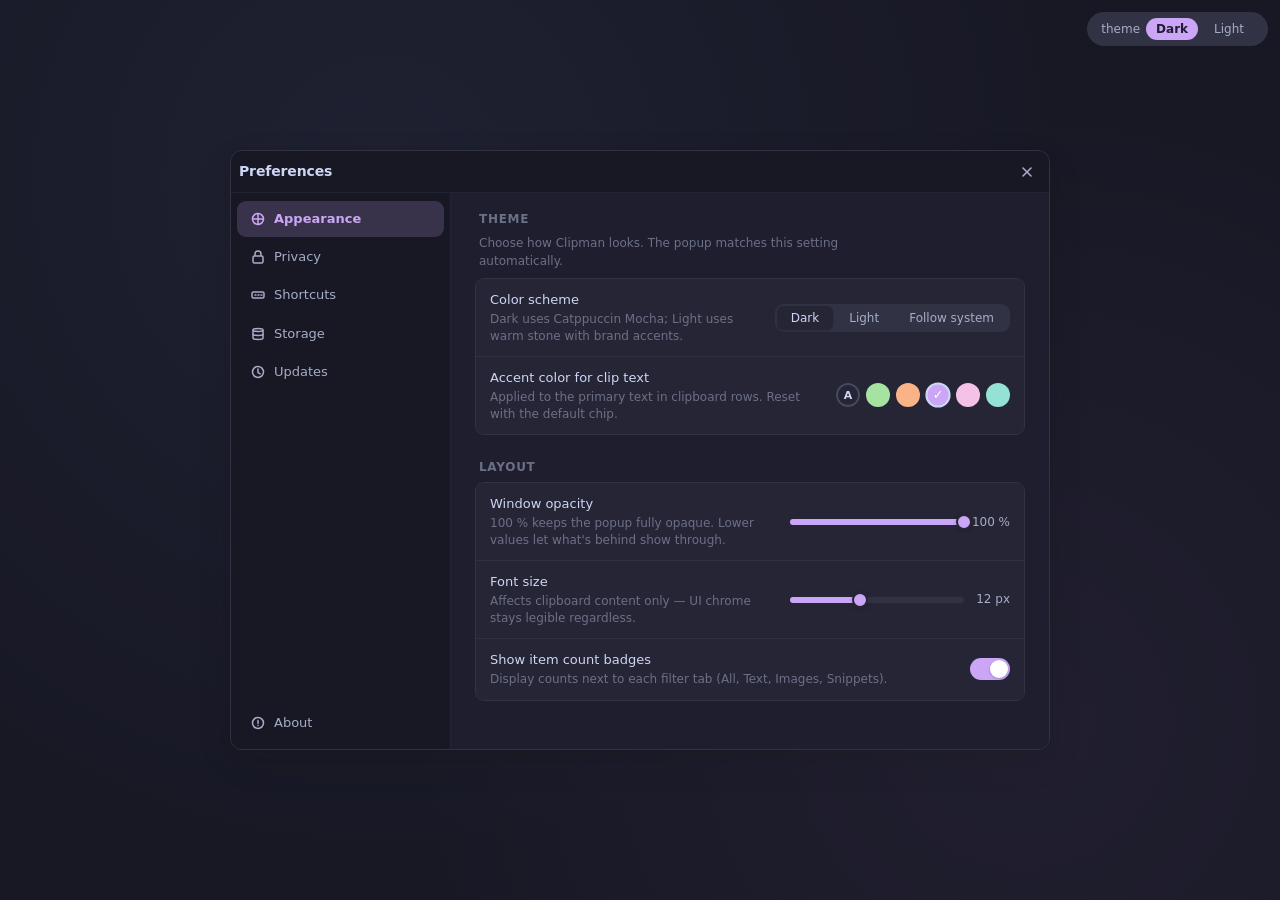
<file: docs/design/preferences.html>
<!doctype html>
<html lang="en">
<head>
    <meta charset="utf-8">
    <meta name="viewport" content="width=device-width, initial-scale=1">
    <link rel="icon" href="../logo.svg">
    <link rel="apple-touch-icon" href="../logo.svg">
    <title>Clipman — Preferences mockup</title>
    <link rel="stylesheet" href="tokens.css">
    <style>
        body {
            min-height: 100vh;
            display: flex;
            align-items: center;
            justify-content: center;
            padding: var(--space-7);
            background:
                radial-gradient(circle at 30% 20%, rgba(137, 180, 250, 0.06), transparent 60%),
                radial-gradient(circle at 80% 80%, rgba(203, 166, 247, 0.05), transparent 50%),
                var(--bg-crust);
        }
        body.theme-light {
            background:
                radial-gradient(circle at 30% 20%, rgba(37, 99, 235, 0.06), transparent 60%),
                radial-gradient(circle at 80% 80%, rgba(147, 51, 234, 0.05), transparent 50%),
                var(--bg-crust);
        }

        .theme-toggle {
            position: fixed;
            top: var(--space-4);
            right: var(--space-4);
            background: var(--bg-overlay);
            border-radius: var(--radius-pill);
            padding: 6px 14px;
            font-size: var(--size-meta);
            color: var(--fg-subtext);
            display: flex;
            gap: 6px;
            align-items: center;
            z-index: 10;
        }
        .theme-toggle button {
            padding: 4px 10px;
            border-radius: var(--radius-pill);
            color: var(--fg-subtext);
            transition: all var(--time-fast) var(--ease);
        }
        .theme-toggle button.active {
            background: var(--accent);
            color: var(--fg-on-accent);
            font-weight: var(--weight-semibold);
        }

        /* ==================================================================
           AdwPreferencesWindow shell
           ================================================================== */

        .prefs-window {
            width: 820px;
            height: 600px;
            background: var(--bg-base);
            border-radius: var(--radius-lg);
            box-shadow: var(--shadow-window);
            display: grid;
            grid-template-rows: auto 1fr;
            grid-template-columns: 220px 1fr;
            grid-template-areas:
                "headerbar headerbar"
                "sidebar   content";
            overflow: hidden;
            border: 1px solid var(--border-soft);
        }

        /* HeaderBar spanning the full width */
        .prefs-headerbar {
            grid-area: headerbar;
            display: flex;
            align-items: center;
            justify-content: space-between;
            padding: var(--space-2) var(--space-3);
            background: var(--bg-mantle);
            border-bottom: 1px solid var(--divider);
            min-height: 42px;
            -webkit-app-region: drag;
        }
        .prefs-headerbar .title {
            font-weight: var(--weight-semibold);
            font-size: var(--size-title);
            color: var(--fg-text);
            letter-spacing: -0.01em;
        }
        .prefs-headerbar .header-btn {
            -webkit-app-region: no-drag;
            width: 28px;
            height: 28px;
            border-radius: var(--radius-sm);
            color: var(--fg-subtext);
            display: inline-flex;
            align-items: center;
            justify-content: center;
            transition: background var(--time-fast) var(--ease);
        }
        .prefs-headerbar .header-btn:hover {
            background: var(--bg-overlay);
            color: var(--fg-text);
        }
        .prefs-headerbar .header-btn svg { width: 16px; height: 16px; }

        /* Sidebar (libadwaita 1.4+ NavigationSplitView) */
        .prefs-sidebar {
            grid-area: sidebar;
            background: var(--bg-mantle);
            border-right: 1px solid var(--divider);
            padding: var(--space-3) var(--space-2);
            display: flex;
            flex-direction: column;
            gap: 2px;
            overflow-y: auto;
        }
        .nav-item {
            display: flex;
            align-items: center;
            gap: var(--space-3);
            padding: 8px 12px;
            border-radius: var(--radius-md);
            color: var(--fg-subtext);
            font-size: var(--size-body);
            font-weight: var(--weight-medium);
            cursor: pointer;
            transition: all var(--time-fast) var(--ease);
            border: 1px solid transparent;
        }
        .nav-item:hover:not(.active) {
            background: var(--bg-row-hover);
            color: var(--fg-text);
        }
        .nav-item.active {
            background: var(--accent-soft);
            color: var(--accent);
            font-weight: var(--weight-semibold);
        }
        .nav-item svg {
            width: 16px;
            height: 16px;
            flex-shrink: 0;
        }

        /* Content area */
        .prefs-content {
            grid-area: content;
            background: var(--bg-base);
            overflow-y: auto;
            padding: var(--space-5) var(--space-6);
        }
        .prefs-content::-webkit-scrollbar { width: 8px; }
        .prefs-content::-webkit-scrollbar-thumb { background: var(--border-strong); border-radius: 4px; }
        .prefs-content::-webkit-scrollbar-track { background: transparent; }

        /* AdwPreferencesGroup */
        .group + .group { margin-top: var(--space-6); }
        .group-title {
            font-size: var(--size-meta);
            font-weight: var(--weight-semibold);
            text-transform: uppercase;
            letter-spacing: 0.06em;
            color: var(--fg-muted);
            margin: 0 0 var(--space-2);
            padding: 0 4px;
        }
        .group-desc {
            font-size: var(--size-meta);
            color: var(--fg-muted);
            margin: 0 4px var(--space-3);
            line-height: 1.5;
            max-width: 56ch;
        }
        .group-rows {
            background: var(--bg-surface);
            border: 1px solid var(--border-soft);
            border-radius: var(--radius-md);
            overflow: hidden;
        }

        /* AdwActionRow / AdwSwitchRow / AdwComboRow / AdwSpinRow */
        .row {
            display: grid;
            grid-template-columns: 1fr auto;
            gap: var(--space-4);
            align-items: center;
            padding: 12px 14px;
            background: var(--bg-surface);
            transition: background var(--time-fast) var(--ease);
        }
        .row + .row { box-shadow: 0 -1px 0 var(--divider); }
        .row.interactive { cursor: pointer; }
        .row.interactive:hover { background: var(--bg-row-hover); }

        .row .label-wrap { min-width: 0; }
        .row .label {
            font-size: var(--size-body);
            font-weight: var(--weight-medium);
            color: var(--fg-text);
        }
        .row .desc {
            font-size: var(--size-meta);
            color: var(--fg-muted);
            margin-top: 2px;
            line-height: 1.4;
        }

        /* Switch */
        .switch {
            width: 40px;
            height: 22px;
            background: var(--border-strong);
            border-radius: var(--radius-pill);
            position: relative;
            cursor: pointer;
            transition: background var(--time-fast) var(--ease);
        }
        .switch::after {
            content: "";
            position: absolute;
            top: 2px;
            left: 2px;
            width: 18px;
            height: 18px;
            background: white;
            border-radius: 50%;
            box-shadow: 0 1px 3px rgba(0,0,0,0.2);
            transition: transform var(--time-base) var(--ease);
        }
        .switch.on {
            background: var(--accent);
        }
        .switch.on::after {
            transform: translateX(18px);
        }

        /* Slider */
        .slider-wrap {
            display: flex;
            align-items: center;
            gap: var(--space-3);
            min-width: 220px;
        }
        .slider {
            flex: 1;
            height: 6px;
            background: var(--bg-overlay);
            border-radius: var(--radius-pill);
            position: relative;
        }
        .slider .fill {
            height: 100%;
            background: var(--accent);
            border-radius: var(--radius-pill);
        }
        .slider .thumb {
            width: 16px;
            height: 16px;
            background: var(--accent);
            border: 2px solid var(--bg-surface);
            border-radius: 50%;
            position: absolute;
            top: 50%;
            transform: translate(-50%, -50%);
            box-shadow: 0 1px 4px rgba(0,0,0,0.18);
        }
        .slider-value {
            font-variant-numeric: tabular-nums;
            font-size: var(--size-meta);
            color: var(--fg-subtext);
            min-width: 38px;
            text-align: right;
        }

        /* Segmented control (theme picker) */
        .segmented {
            display: inline-flex;
            background: var(--bg-overlay);
            border-radius: var(--radius-md);
            padding: 2px;
            gap: 2px;
        }
        .segmented button {
            padding: 5px 14px;
            font-size: var(--size-meta);
            font-weight: var(--weight-medium);
            color: var(--fg-subtext);
            border-radius: var(--radius-sm);
            transition: all var(--time-fast) var(--ease);
        }
        .segmented button.active {
            background: var(--bg-surface);
            color: var(--fg-text);
            box-shadow: 0 1px 2px rgba(0,0,0,0.12);
        }

        /* Combo */
        .combo {
            display: inline-flex;
            align-items: center;
            gap: 6px;
            padding: 6px 10px;
            background: var(--bg-overlay);
            border-radius: var(--radius-sm);
            color: var(--fg-text);
            font-size: var(--size-body);
            border: 1px solid transparent;
            cursor: pointer;
            transition: all var(--time-fast) var(--ease);
        }
        .combo:hover { border-color: var(--border-strong); }
        .combo svg { width: 12px; height: 12px; color: var(--fg-muted); }

        /* Color swatches */
        .swatches {
            display: flex;
            gap: 6px;
        }
        .swatch {
            width: 24px;
            height: 24px;
            border-radius: 50%;
            cursor: pointer;
            border: 2px solid transparent;
            transition: all var(--time-fast) var(--ease);
            position: relative;
        }
        .swatch.selected {
            border-color: var(--fg-text);
            transform: scale(1.05);
        }
        .swatch.selected::after {
            content: "✓";
            position: absolute;
            inset: 0;
            display: flex;
            align-items: center;
            justify-content: center;
            color: white;
            font-size: 12px;
            font-weight: bold;
        }
        .swatch.default {
            background: var(--bg-surface);
            border: 2px solid var(--border-strong);
            color: var(--fg-text);
            font-size: 11px;
            display: flex;
            align-items: center;
            justify-content: center;
            font-weight: bold;
        }

        /* Key binding capture */
        .kbd-group {
            display: inline-flex;
            gap: 4px;
            align-items: center;
        }
        .kbd {
            font-family: var(--font);
            font-size: 11px;
            padding: 3px 7px;
            background: var(--bg-overlay);
            border: 1px solid var(--border-soft);
            border-radius: 5px;
            color: var(--fg-text);
            font-weight: var(--weight-medium);
            box-shadow: 0 1px 0 var(--border-strong);
        }
        .kbd-plus {
            color: var(--fg-muted);
            font-size: 11px;
        }
        .kbd-change {
            margin-left: 8px;
            font-size: var(--size-meta);
            color: var(--accent);
            text-decoration: none;
            cursor: pointer;
        }
        .kbd-change:hover { text-decoration: underline; }

        /* Buttons */
        .btn {
            padding: 6px 14px;
            font-size: var(--size-meta);
            font-weight: var(--weight-medium);
            border-radius: var(--radius-sm);
            transition: all var(--time-fast) var(--ease);
        }
        .btn-primary {
            background: var(--accent);
            color: var(--fg-on-accent);
        }
        .btn-primary:hover { background: var(--accent-hover); }
        .btn-outline {
            background: transparent;
            border: 1px solid var(--border-strong);
            color: var(--fg-text);
        }
        .btn-outline:hover { background: var(--bg-overlay); }
        .btn-danger {
            background: transparent;
            color: var(--error);
            border: 1px solid transparent;
        }
        .btn-danger:hover {
            background: rgba(243, 139, 168, 0.14);
            border-color: rgba(243, 139, 168, 0.3);
        }
        body.theme-light .btn-danger:hover {
            background: rgba(220, 38, 38, 0.08);
            border-color: rgba(220, 38, 38, 0.2);
        }

        /* Status indicator (Updates section) */
        .status-line {
            display: flex;
            align-items: center;
            gap: 8px;
            font-size: var(--size-meta);
            color: var(--fg-subtext);
        }
        .status-line .dot {
            width: 8px;
            height: 8px;
            border-radius: 50%;
            background: var(--success);
            box-shadow: 0 0 8px rgba(166, 227, 161, 0.6);
        }
        body.theme-light .status-line .dot {
            box-shadow: 0 0 8px rgba(22, 163, 74, 0.4);
        }

        /* Stats inline display */
        .stats {
            display: flex;
            gap: var(--space-5);
            padding: var(--space-3) var(--space-3);
            background: var(--bg-surface);
            border: 1px solid var(--border-soft);
            border-radius: var(--radius-md);
            margin-top: var(--space-2);
        }
        .stat .num {
            font-size: 20px;
            font-weight: var(--weight-bold);
            color: var(--fg-text);
            letter-spacing: -0.02em;
            font-variant-numeric: tabular-nums;
        }
        .stat .lbl {
            font-size: var(--size-caption);
            color: var(--fg-muted);
            text-transform: uppercase;
            letter-spacing: 0.06em;
        }

        /* ------------------------------------------------------------
           Mobile: 820px window is too wide for any phone. Collapse the
           sidebar into a horizontal scrollable pill row above the
           content; let the whole window be 100% of the viewport with a
           reasonable max-width; drop the vertical centering and let the
           page scroll.
           ------------------------------------------------------------ */
        @media (max-width: 640px) {
            body {
                min-height: auto;
                flex-direction: column;
                align-items: stretch;
                padding: 16px;
                overflow-x: hidden;
            }
            .theme-toggle {
                position: static;
                margin: 0 auto 12px;
            }
            .theme-toggle button {
                min-height: 36px;
                padding: 8px 14px;
            }
            .prefs-window {
                width: 100%;
                max-width: 100%;
                height: auto;
                min-height: 540px;
                grid-template-columns: 1fr;
                grid-template-areas:
                    "headerbar"
                    "sidebar"
                    "content";
            }
            .prefs-sidebar {
                grid-area: sidebar;
                flex-direction: row;
                overflow-x: auto;
                border-right: none;
                border-bottom: 1px solid var(--divider);
                padding: 8px 12px;
                gap: 4px;
                scrollbar-width: none;
            }
            .prefs-sidebar::-webkit-scrollbar { display: none; }
            .nav-item {
                white-space: nowrap;
                flex-shrink: 0;
                padding: 6px 12px;
            }
            .prefs-content {
                padding: 16px;
            }
            /* Rows: stack label-and-control vertically so neither side gets
               squeezed below readability (sliders need ~200px, segmented
               control with 3 buttons needs ~210px, both wider than the
               1fr column that's left after the auto track on a 320px
               viewport). */
            .row {
                grid-template-columns: 1fr;
                gap: 10px;
                align-items: flex-start;
                padding: 12px;
            }
            /* Push the control flush left under the label and let it grow. */
            .row .switch,
            .row .combo,
            .row .segmented,
            .row .slider-wrap,
            .row .swatches,
            .row .kbd-group,
            .row .btn {
                justify-self: stretch;
            }
            .slider-wrap { min-width: 0; width: 100%; }
            .segmented { flex-wrap: wrap; }
            .swatches { flex-wrap: wrap; }
            /* About-pane stats: 4 stats on one line is too tight; grid-2. */
            .stats {
                display: grid;
                grid-template-columns: repeat(2, minmax(0, 1fr));
                gap: var(--space-3);
            }
        }
        @media (max-width: 360px) {
            .theme-toggle > span { display: none; }
        }
    </style>
<script src="theme.js" defer></script>
</head>
<body class="theme-dark">

<div class="theme-toggle">
    <span>theme</span>
    <button class="active" onclick="document.body.className='theme-dark'; refreshActive(this)">Dark</button>
    <button onclick="document.body.className='theme-light'; refreshActive(this)">Light</button>
</div>

<div class="prefs-window">

    <!-- ============ HeaderBar ============ -->
    <header class="prefs-headerbar">
        <span class="title">Preferences</span>
        <button class="header-btn" title="Close">
            <svg viewBox="0 0 16 16" fill="none" stroke="currentColor" stroke-width="1.6" stroke-linecap="round">
                <path d="M4 4l8 8M12 4l-8 8"/>
            </svg>
        </button>
    </header>

    <!-- ============ Sidebar ============ -->
    <nav class="prefs-sidebar">
        <div class="nav-item active">
            <svg viewBox="0 0 16 16" fill="none" stroke="currentColor" stroke-width="1.5">
                <circle cx="8" cy="8" r="5.5"/>
                <path d="M8 2.5v11M2.5 8h11" />
            </svg>
            <span>Appearance</span>
        </div>
        <div class="nav-item">
            <svg viewBox="0 0 16 16" fill="none" stroke="currentColor" stroke-width="1.5">
                <rect x="3" y="7" width="10" height="7" rx="1.5"/>
                <path d="M5 7V5a3 3 0 016 0v2"/>
            </svg>
            <span>Privacy</span>
        </div>
        <div class="nav-item">
            <svg viewBox="0 0 16 16" fill="none" stroke="currentColor" stroke-width="1.5">
                <rect x="2" y="5" width="12" height="6" rx="1.5"/>
                <path d="M5 8h1M8 8h1M11 8h1" stroke-linecap="round"/>
            </svg>
            <span>Shortcuts</span>
        </div>
        <div class="nav-item">
            <svg viewBox="0 0 16 16" fill="none" stroke="currentColor" stroke-width="1.5">
                <ellipse cx="8" cy="4" rx="5" ry="1.5"/>
                <path d="M3 4v8c0 .83 2.24 1.5 5 1.5s5-.67 5-1.5V4"/>
                <path d="M3 8c0 .83 2.24 1.5 5 1.5s5-.67 5-1.5"/>
            </svg>
            <span>Storage</span>
        </div>
        <div class="nav-item">
            <svg viewBox="0 0 16 16" fill="none" stroke="currentColor" stroke-width="1.5">
                <circle cx="8" cy="8" r="5.5"/>
                <path d="M8 5v3.5l2.2 1.3" stroke-linecap="round"/>
            </svg>
            <span>Updates</span>
        </div>
        <div style="flex: 1"></div>
        <div class="nav-item">
            <svg viewBox="0 0 16 16" fill="none" stroke="currentColor" stroke-width="1.5">
                <circle cx="8" cy="8" r="5.5"/>
                <path d="M8 5.5v3M8 10.5h.01" stroke-linecap="round"/>
            </svg>
            <span>About</span>
        </div>
    </nav>

    <!-- ============ Content: Appearance ============ -->
    <main class="prefs-content" id="pane-appearance">

        <div class="group">
            <div class="group-title">Theme</div>
            <p class="group-desc">Choose how Clipman looks. The popup matches this setting automatically.</p>
            <div class="group-rows">
                <div class="row">
                    <div class="label-wrap">
                        <div class="label">Color scheme</div>
                        <div class="desc">Dark uses Catppuccin Mocha; Light uses warm stone with brand accents.</div>
                    </div>
                    <!-- Shows the theme the page is in (theme.js). -->
                    <div class="segmented" data-mirrors-theme>
                        <button class="active">Dark</button>
                        <button>Light</button>
                        <button>Follow system</button>
                    </div>
                </div>
                <div class="row">
                    <div class="label-wrap">
                        <div class="label">Accent color for clip text</div>
                        <div class="desc">Applied to the primary text in clipboard rows. Reset with the default chip.</div>
                    </div>
                    <div class="swatches">
                        <div class="swatch default" title="Default theme color">A</div>
                        <div class="swatch" style="background:#a6e3a1" title="Green"></div>
                        <div class="swatch" style="background:#fab387" title="Peach"></div>
                        <div class="swatch selected" style="background:#cba6f7" title="Mauve"></div>
                        <div class="swatch" style="background:#f5c2e7" title="Pink"></div>
                        <div class="swatch" style="background:#94e2d5" title="Teal"></div>
                    </div>
                </div>
            </div>
        </div>

        <div class="group">
            <div class="group-title">Layout</div>
            <div class="group-rows">
                <div class="row">
                    <div class="label-wrap">
                        <div class="label">Window opacity</div>
                        <div class="desc">100 % keeps the popup fully opaque. Lower values let what's behind show through.</div>
                    </div>
                    <div class="slider-wrap">
                        <div class="slider"><div class="fill" style="width: 100%"></div><div class="thumb" style="left: 100%"></div></div>
                        <span class="slider-value">100 %</span>
                    </div>
                </div>
                <div class="row">
                    <div class="label-wrap">
                        <div class="label">Font size</div>
                        <div class="desc">Affects clipboard content only — UI chrome stays legible regardless.</div>
                    </div>
                    <div class="slider-wrap">
                        <div class="slider"><div class="fill" style="width: 40%"></div><div class="thumb" style="left: 40%"></div></div>
                        <span class="slider-value">12 px</span>
                    </div>
                </div>
                <div class="row">
                    <div class="label-wrap">
                        <div class="label">Show item count badges</div>
                        <div class="desc">Display counts next to each filter tab (All, Text, Images, Snippets).</div>
                    </div>
                    <div class="switch on"></div>
                </div>
            </div>
        </div>

    </main>

    <!-- ============ Content: Privacy ============ -->
    <main class="prefs-content" id="pane-privacy" hidden>

        <div class="group">
            <div class="group-title">Incognito mode</div>
            <p class="group-desc">When on, Clipman ignores clipboard changes — nothing is recorded. Existing history stays untouched.</p>
            <div class="group-rows">
                <div class="row">
                    <div class="label-wrap">
                        <div class="label">Pause recording</div>
                        <div class="desc">Toggle from the headerbar 🕶 icon for quick access during sensitive work.</div>
                    </div>
                    <div class="switch"></div>
                </div>
            </div>
        </div>

        <div class="group">
            <div class="group-title">Sensitive data</div>
            <p class="group-desc">Clipman detects passwords, tokens, and credit-card-shaped strings, then auto-clears them after a delay. Sensitive clips appear as <code style="font-family:var(--font-mono);background:var(--bg-overlay);padding:1px 5px;border-radius:4px;font-size:11px;color:var(--fg-muted);">•••••••</code> in the list.</p>
            <div class="group-rows">
                <div class="row">
                    <div class="label-wrap">
                        <div class="label">Auto-detect sensitive clipboard data</div>
                        <div class="desc">Patterns: passwords (from x11-clipboard mime), JWT/PEM, credit-card numbers, API tokens.</div>
                    </div>
                    <div class="switch on"></div>
                </div>
                <div class="row">
                    <div class="label-wrap">
                        <div class="label">Auto-clear delay</div>
                        <div class="desc">How long before sensitive entries are removed from history.</div>
                    </div>
                    <div class="slider-wrap">
                        <div class="slider"><div class="fill" style="width: 20%"></div><div class="thumb" style="left: 20%"></div></div>
                        <span class="slider-value">60 s</span>
                    </div>
                </div>
                <div class="row">
                    <div class="label-wrap">
                        <div class="label">Mask sensitive entries in list</div>
                        <div class="desc">Replace the preview with dots until you click the row.</div>
                    </div>
                    <div class="switch on"></div>
                </div>
            </div>
        </div>

        <div class="group">
            <div class="group-title">Paste behavior</div>
            <div class="group-rows">
                <div class="row interactive">
                    <div class="label-wrap">
                        <div class="label">When I select a clip</div>
                        <div class="desc">"Auto-paste" simulates a keyboard paste into the focused app; "Copy to clipboard" leaves it for you to paste manually.</div>
                    </div>
                    <div class="combo">Auto-paste (Shift+Insert)
                        <svg viewBox="0 0 12 12" fill="none" stroke="currentColor" stroke-width="1.5"><path d="M3 5l3 3 3-3"/></svg>
                    </div>
                </div>
            </div>
        </div>

    </main>

    <!-- ============ Content: Shortcuts ============ -->
    <main class="prefs-content" id="pane-shortcuts" hidden>

        <div class="group">
            <div class="group-title">Global shortcut</div>
            <p class="group-desc">A GNOME custom shortcut, found in Settings → Keyboard → View and Customize Shortcuts → Custom Shortcuts. This page can change it but not create it, so if Clipman is not in that list yet, add it there first.</p>
            <div class="group-rows">
                <div class="row interactive">
                    <div class="label-wrap">
                        <div class="label">Toggle clipboard popup</div>
                        <div class="desc">Press the key combination, then click "Set". <span style="color:var(--accent)">Escape</span> cancels.</div>
                    </div>
                    <div>
                        <span class="kbd-group">
                            <span class="kbd">Super</span><span class="kbd-plus">+</span><span class="kbd">V</span>
                        </span>
                        <a class="kbd-change">Change…</a>
                    </div>
                </div>
            </div>
        </div>

        <div class="group">
            <div class="group-title">In-popup shortcuts</div>
            <p class="group-desc">These work whenever the clipboard popup has focus. They aren't customisable (yet).</p>
            <div class="group-rows">
                <div class="row">
                    <div class="label-wrap"><div class="label">Search</div></div>
                    <span class="kbd-group"><span class="kbd">Ctrl</span><span class="kbd-plus">+</span><span class="kbd">F</span></span>
                </div>
                <div class="row">
                    <div class="label-wrap"><div class="label">Navigate clips</div></div>
                    <span class="kbd-group"><span class="kbd">↑</span><span class="kbd-plus">/</span><span class="kbd">↓</span></span>
                </div>
                <div class="row">
                    <div class="label-wrap"><div class="label">Paste highlighted</div></div>
                    <span class="kbd-group"><span class="kbd">Enter</span></span>
                </div>
                <div class="row">
                    <div class="label-wrap"><div class="label">Copy without pasting</div></div>
                    <span class="kbd-group"><span class="kbd">Ctrl</span><span class="kbd-plus">+</span><span class="kbd">Enter</span></span>
                </div>
                <div class="row">
                    <div class="label-wrap"><div class="label">Pin / unpin highlighted</div></div>
                    <span class="kbd-group"><span class="kbd">Ctrl</span><span class="kbd-plus">+</span><span class="kbd">P</span></span>
                </div>
                <div class="row">
                    <div class="label-wrap"><div class="label">Delete highlighted</div></div>
                    <span class="kbd-group"><span class="kbd">Delete</span></span>
                </div>
                <div class="row">
                    <div class="label-wrap"><div class="label">Close popup</div></div>
                    <span class="kbd-group"><span class="kbd">Esc</span></span>
                </div>
            </div>
        </div>

    </main>

    <!-- ============ Content: Storage ============ -->
    <main class="prefs-content" id="pane-storage" hidden>

        <div class="group">
            <div class="group-title">History</div>
            <p class="group-desc">Clipboard entries are stored in a local SQLite database at <code style="font-family:var(--font-mono);background:var(--bg-overlay);padding:1px 5px;border-radius:4px;font-size:11px;color:var(--fg-muted);">~/.local/share/clipman/clipman.db</code>.</p>
            <div class="group-rows">
                <div class="row">
                    <div class="label-wrap">
                        <div class="label">Maximum entries to keep</div>
                        <div class="desc">Older entries roll off when the cap is reached. Pinned items don't count.</div>
                    </div>
                    <div class="slider-wrap">
                        <div class="slider"><div class="fill" style="width: 10%"></div><div class="thumb" style="left: 10%"></div></div>
                        <span class="slider-value">500</span>
                    </div>
                </div>
            </div>
            <div class="stats">
                <div class="stat"><div class="num">42</div><div class="lbl">clips</div></div>
                <div class="stat"><div class="num">2</div><div class="lbl">pinned</div></div>
                <div class="stat"><div class="num">7</div><div class="lbl">snippets</div></div>
                <div class="stat"><div class="num">3.8 MB</div><div class="lbl">db size</div></div>
            </div>
        </div>

        <div class="group">
            <div class="group-title">Backup &amp; restore</div>
            <p class="group-desc">Export your history (clips, snippets, pins, settings) as a portable file. Restoring replaces the current database.</p>
            <div class="group-rows">
                <div class="row interactive">
                    <div class="label-wrap">
                        <div class="label">Export backup</div>
                        <div class="desc">Saves a <code style="font-family:var(--font-mono);background:var(--bg-overlay);padding:1px 5px;border-radius:4px;font-size:11px;color:var(--fg-muted);">.clipman.gz</code> file you can store off-machine.</div>
                    </div>
                    <button class="btn btn-outline">Export…</button>
                </div>
                <div class="row interactive">
                    <div class="label-wrap">
                        <div class="label">Restore from backup</div>
                        <div class="desc">Replaces all current history. You'll be asked to confirm.</div>
                    </div>
                    <button class="btn btn-outline">Restore…</button>
                </div>
            </div>
        </div>

        <div class="group">
            <div class="group-title">Danger zone</div>
            <div class="group-rows">
                <div class="row interactive">
                    <div class="label-wrap">
                        <div class="label" style="color: var(--error)">Clear all history</div>
                        <div class="desc">Permanently delete every non-pinned clip. Pinned items and snippets are preserved.</div>
                    </div>
                    <button class="btn btn-danger">Clear non-pinned…</button>
                </div>
                <div class="row interactive">
                    <div class="label-wrap">
                        <div class="label" style="color: var(--error)">Reset Clipman</div>
                        <div class="desc">Wipes everything — history, snippets, pins, settings. Use only as a last resort.</div>
                    </div>
                    <button class="btn btn-danger">Reset all…</button>
                </div>
            </div>
        </div>

    </main>

    <!-- ============ Content: Updates ============ -->
    <main class="prefs-content" id="pane-updates" hidden>

        <div class="group">
            <div class="group-title">Update channel</div>
            <p class="group-desc">Clipman checks for new releases via the GitHub API. The daemon polls at most once per 12 hours.</p>
            <div class="group-rows">
                <div class="row">
                    <div class="label-wrap">
                        <div class="label">Check for updates automatically</div>
                        <div class="desc">Shows an in-app banner when a newer version is available. No telemetry is sent.</div>
                    </div>
                    <div class="switch on"></div>
                </div>
                <div class="row">
                    <div class="label-wrap">
                        <div class="label">Current version</div>
                        <div class="desc">
                            <span class="status-line">
                                <span class="dot"></span>
                                v1.3.0 — up to date · last checked 4 minutes ago
                            </span>
                        </div>
                    </div>
                    <button class="btn btn-outline">Check now</button>
                </div>
            </div>
        </div>

        <div class="group">
            <div class="group-title">Package source</div>
            <div class="group-rows">
                <div class="row">
                    <div class="label-wrap">
                        <div class="label">Installed via</div>
                        <div class="desc">Detected automatically. Updates flow through your package manager when possible.</div>
                    </div>
                    <span style="font-size: var(--size-meta); color: var(--fg-subtext);">snap (latest/stable)</span>
                </div>
            </div>
        </div>

    </main>

    <!-- ============ Content: About ============ -->
    <main class="prefs-content" id="pane-about" hidden>
        <div style="display: flex; flex-direction: column; align-items: center; padding: 32px 0 24px; gap: 12px;">
            <img src="../logo.svg" alt="Clipman" width="96" height="96"
                 style="border-radius: 22px; box-shadow: 0 10px 32px -10px rgba(0,0,0,0.55);">
            <div style="font-size: 24px; font-weight: var(--weight-bold); letter-spacing: -0.02em; color: var(--fg-text); margin-top: 4px;">Clipman</div>
            <div style="font-size: var(--size-body); color: var(--fg-subtext);">A clipboard history manager for Wayland</div>
            <div style="font-size: var(--size-meta); color: var(--fg-muted); margin-top: 4px;">Version 1.3.0 · Apache-2.0</div>
        </div>

        <div class="group">
            <div class="group-rows">
                <a class="row interactive" href="https://github.com/MohammedEl-sayedAhmed/clipman" target="_blank" rel="noopener" style="text-decoration:none;">
                    <div class="label-wrap"><div class="label">Website</div></div>
                    <span style="font-size: var(--size-meta); color: var(--accent);">github.com/MohammedEl-sayedAhmed/clipman →</span>
                </a>
                <a class="row interactive" href="https://github.com/MohammedEl-sayedAhmed/clipman/issues/new" target="_blank" rel="noopener" style="text-decoration:none;">
                    <div class="label-wrap"><div class="label">Report an issue</div></div>
                    <span style="font-size: var(--size-meta); color: var(--accent);">Open GitHub issue →</span>
                </a>
                <a class="row interactive" href="https://github.com/MohammedEl-sayedAhmed/clipman/blob/main/CHANGELOG.md" target="_blank" rel="noopener" style="text-decoration:none;">
                    <div class="label-wrap"><div class="label">View changelog</div></div>
                    <span style="font-size: var(--size-meta); color: var(--accent);">CHANGELOG.md →</span>
                </a>
                <a class="row interactive" href="https://github.com/MohammedEl-sayedAhmed/clipman/blob/main/LICENSE" target="_blank" rel="noopener" style="text-decoration:none;">
                    <div class="label-wrap"><div class="label">View license</div></div>
                    <span style="font-size: var(--size-meta); color: var(--accent);">Apache-2.0 →</span>
                </a>
            </div>
        </div>

        <div class="group">
            <div class="group-title">Acknowledgements</div>
            <p class="group-desc">Built with GTK4 + libadwaita. Catppuccin palette by the Catppuccin community. Translations contributed by the community (see <code style="font-family:var(--font-mono);background:var(--bg-overlay);padding:1px 5px;border-radius:4px;font-size:11px;color:var(--fg-muted);">po/</code>).</p>
        </div>

    </main>

</div>

<script>
    function refreshActive(btn) {
        document.querySelectorAll('.theme-toggle button').forEach(b => b.classList.remove('active'));
        btn.classList.add('active');
    }

    // Sidebar navigation (defensive: drives both active class and pane visibility off PANE index)
    const PANES = ['appearance', 'privacy', 'shortcuts', 'storage', 'updates', 'about'];
    const navItems = Array.from(document.querySelectorAll('.nav-item'));
    function showPane(name) {
        const idx = PANES.indexOf(name);
        if (idx < 0) return;
        PANES.forEach((p, i) => {
            document.getElementById('pane-' + p).hidden = (i !== idx);
        });
        navItems.forEach((n, i) => n.classList.toggle('active', i === idx));
    }
    navItems.forEach((item, idx) => item.addEventListener('click', () => showPane(PANES[idx])));

    // Initial pane: from ?pane= URL, else default to appearance. Always called so
    // the active class is set by JS (not by the hardcoded one in HTML).
    const params = new URLSearchParams(location.search);
    const initial = params.get('pane');
    showPane(PANES.includes(initial) ? initial : 'appearance');
</script>

</body>
</html>
</file>
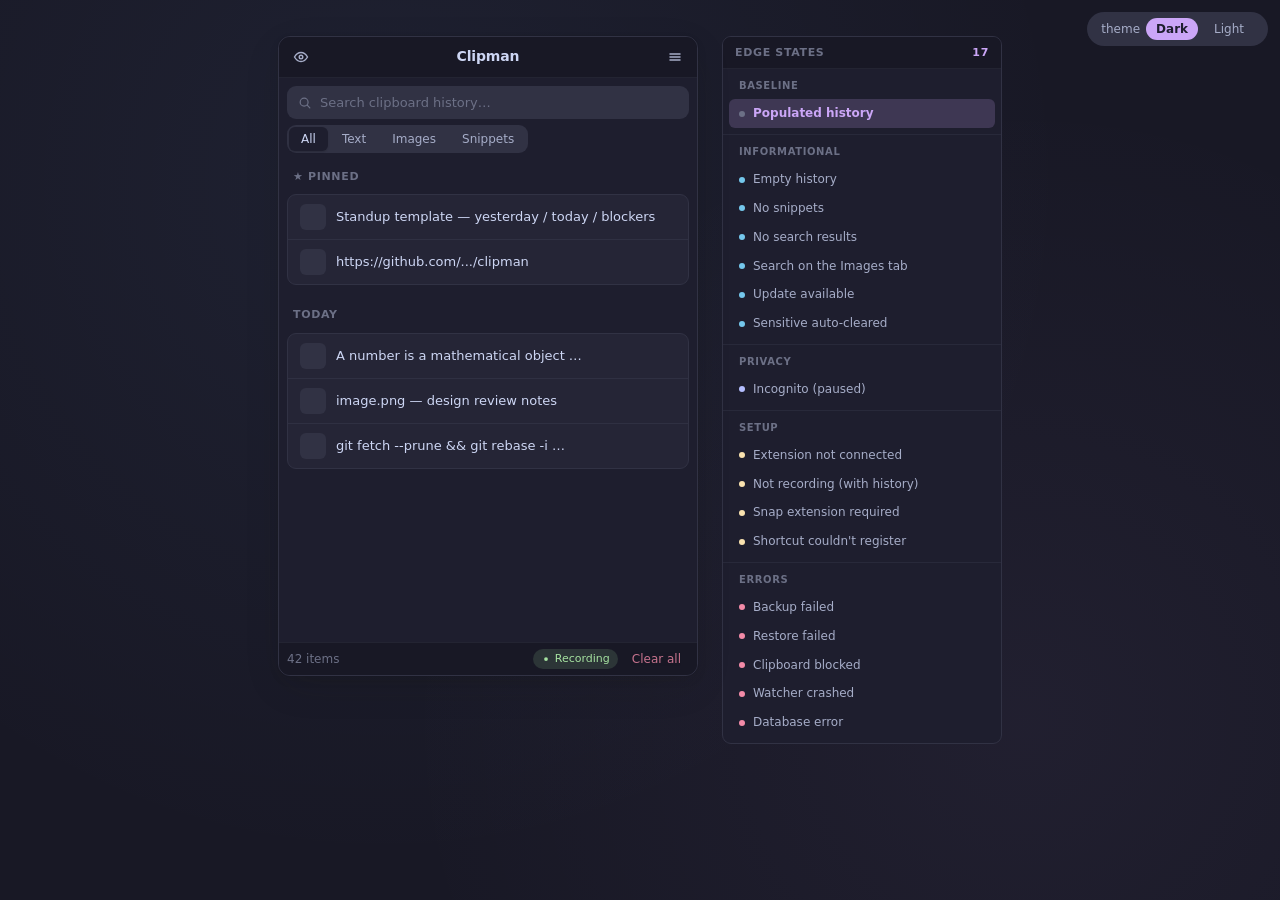
<file: docs/design/states.html>
<!doctype html>
<html lang="en">
<head>
    <meta charset="utf-8">
    <meta name="viewport" content="width=device-width, initial-scale=1">
    <link rel="icon" href="../logo.svg">
    <link rel="apple-touch-icon" href="../logo.svg">
    <title>Clipman — edge states</title>
    <link rel="stylesheet" href="tokens.css">
    <style>
        body {
            min-height: 100vh;
            padding: var(--space-7);
            background:
                radial-gradient(circle at 30% 20%, rgba(137, 180, 250, 0.06), transparent 60%),
                radial-gradient(circle at 80% 80%, rgba(203, 166, 247, 0.05), transparent 50%),
                var(--bg-crust);
        }
        body.theme-light {
            background:
                radial-gradient(circle at 30% 20%, rgba(37, 99, 235, 0.06), transparent 60%),
                radial-gradient(circle at 80% 80%, rgba(147, 51, 234, 0.05), transparent 50%),
                var(--bg-crust);
        }

        .theme-toggle {
            position: fixed;
            top: var(--space-4);
            right: var(--space-4);
            background: var(--bg-overlay);
            border-radius: var(--radius-pill);
            padding: 6px 14px;
            font-size: var(--size-meta);
            color: var(--fg-subtext);
            display: flex;
            gap: 6px;
            align-items: center;
            z-index: 10;
        }
        .theme-toggle button {
            padding: 4px 10px;
            border-radius: var(--radius-pill);
            color: var(--fg-subtext);
        }
        .theme-toggle button.active {
            background: var(--accent);
            color: var(--fg-on-accent);
            font-weight: var(--weight-semibold);
        }

        /* ==================================================================
           Page layout: window mockup on the left, state picker on the right
           ================================================================== */
        .layout {
            display: grid;
            grid-template-columns: 420px 280px;
            gap: var(--space-6);
            justify-content: center;
            align-items: start;
            margin: 0 auto;
            max-width: 800px;
        }

        /* Embedded mode: iframed from the marketing page. The intent is for
           the popup to LOOK identical to the standalone design workspace
           (soft gradient backdrop, popup-as-card with its own shadow). The
           only differences vs. standalone: hide the right-rail picker and
           the theme toggle (the marketing page owns those). The host iframe
           must NOT add its own shadow — the popup-as-card carries that. */
        body.embed {
            padding: 24px;
            display: flex;
            justify-content: center;
            align-items: center;
            min-height: 100vh;
            overflow: hidden;   /* never scroll in the iframe context */
        }
        /* Belt-and-suspenders: no scrollbars on any layer when iframed. */
        body.embed,
        body.embed .layout,
        body.embed .window,
        body.embed .content { scrollbar-width: none; }
        body.embed::-webkit-scrollbar,
        body.embed *::-webkit-scrollbar { display: none; }
        body.embed .layout {
            grid-template-columns: minmax(0, 420px);
            gap: 0;
            max-width: 100%;
            width: 100%;
            justify-content: center;
        }
        body.embed .picker        { display: none; }
        body.embed .theme-toggle  { display: none; }
        body.embed .window {
            /* Keep the standard card shadow + border. Constrain width so it
               never overflows the iframe on narrow widths. */
            width: 100%;
            max-width: 420px;
        }

        /* Window shell (same dimensions as main-window.html) */
        .window {
            width: 420px;
            height: 640px;
            background: var(--bg-base);
            border-radius: var(--radius-lg);
            box-shadow: var(--shadow-window);
            display: flex;
            flex-direction: column;
            overflow: hidden;
            border: 1px solid var(--border-soft);
            position: relative;
        }

        /* HeaderBar */
        .headerbar {
            display: flex;
            align-items: center;
            padding: var(--space-2) var(--space-3);
            background: var(--bg-mantle);
            border-bottom: 1px solid var(--divider);
            min-height: 38px;
        }
        .headerbar .title-wrap { flex: 1; text-align: center; }
        .headerbar .title {
            font-size: var(--size-title);
            font-weight: var(--weight-semibold);
            color: var(--fg-text);
            letter-spacing: -0.01em;
        }
        .header-btn {
            width: 28px;
            height: 28px;
            border-radius: var(--radius-sm);
            color: var(--fg-subtext);
            display: inline-flex;
            align-items: center;
            justify-content: center;
            transition: background var(--time-fast) var(--ease);
            position: relative;
        }
        .header-btn:hover { background: var(--bg-overlay); color: var(--fg-text); }
        .header-btn svg { width: 16px; height: 16px; }
        .header-btn.is-active {
            background: rgba(180, 190, 254, 0.18);
            color: var(--incognito);
        }
        body.theme-light .header-btn.is-active {
            background: rgba(124, 58, 237, 0.12);
        }

        /* Banner (top-of-window strip — AdwBanner) */
        .banner {
            display: flex;
            align-items: center;
            gap: var(--space-3);
            padding: 10px var(--space-3);
            font-size: var(--size-meta);
            border-bottom: 1px solid var(--divider);
        }
        .banner-info    { background: rgba(116, 199, 236, 0.10); color: var(--info); }
        .banner-warning { background: rgba(249, 226, 175, 0.10); color: var(--warning); }
        .banner-privacy { background: rgba(180, 190, 254, 0.10); color: var(--incognito); }
        body.theme-light .banner-info    { background: rgba(8, 145, 178, 0.08); }
        body.theme-light .banner-warning { background: rgba(180, 83, 9, 0.08); }
        body.theme-light .banner-privacy { background: rgba(124, 58, 237, 0.08); }
        .banner svg { width: 16px; height: 16px; flex-shrink: 0; }
        .banner .banner-body { flex: 1; min-width: 0; }
        .banner .banner-body strong { color: var(--fg-text); font-weight: var(--weight-semibold); }
        .banner .banner-body .desc { color: var(--fg-subtext); font-size: var(--size-caption); margin-top: 1px; }
        .banner .actions { display: flex; gap: 4px; }
        .banner .btn-text {
            padding: 4px 10px;
            font-size: var(--size-caption);
            font-weight: var(--weight-semibold);
            border-radius: var(--radius-sm);
            color: var(--fg-text);
            background: transparent;
            transition: background var(--time-fast) var(--ease);
        }
        .banner .btn-text:hover { background: var(--bg-overlay); }
        .banner .btn-text.is-primary { color: var(--info); }
        .banner-warning .btn-text.is-primary { color: var(--warning); }
        .banner-privacy .btn-text.is-primary { color: var(--incognito); }
        .banner .dismiss {
            width: 24px;
            height: 24px;
            display: inline-flex;
            align-items: center;
            justify-content: center;
            border-radius: var(--radius-sm);
            color: var(--fg-muted);
        }
        .banner .dismiss:hover { background: var(--bg-overlay); color: var(--fg-text); }
        .banner .dismiss svg { width: 12px; height: 12px; }

        /* Toolbar (search + filter) */
        .toolbar {
            padding: var(--space-3) var(--space-3) var(--space-2);
            background: var(--bg-base);
            display: flex;
            flex-direction: column;
            gap: var(--space-2);
        }
        .search {
            display: flex;
            align-items: center;
            gap: var(--space-2);
            background: var(--bg-overlay);
            padding: 7px 10px;
            border-radius: var(--radius-md);
            border: 1px solid transparent;
        }
        .search svg { width: 14px; height: 14px; color: var(--fg-muted); }
        .search input {
            flex: 1;
            background: transparent;
            border: none;
            outline: none;
            color: var(--fg-text);
            font-family: inherit;
            font-size: var(--size-body);
        }
        .search input::placeholder { color: var(--fg-muted); }
        .switcher {
            display: flex;
            gap: 2px;
            padding: 2px;
            background: var(--bg-overlay);
            border-radius: var(--radius-md);
            align-self: flex-start;
        }
        .switcher button {
            padding: 5px 12px;
            font-size: var(--size-meta);
            font-weight: var(--weight-medium);
            color: var(--fg-subtext);
            border-radius: var(--radius-sm);
        }
        .switcher button.active {
            background: var(--bg-base);
            color: var(--fg-text);
            box-shadow: 0 1px 2px rgba(0,0,0,0.15);
        }

        /* Content area */
        .content {
            flex: 1;
            overflow-y: auto;
            display: flex;
            flex-direction: column;
        }

        /* StatusPage (the canonical edge-state component) */
        .status-page {
            flex: 1;
            display: flex;
            flex-direction: column;
            align-items: center;
            justify-content: center;
            text-align: center;
            padding: var(--space-5);
            color: var(--fg-muted);
        }
        .status-icon {
            width: 72px;
            height: 72px;
            border-radius: 50%;
            display: flex;
            align-items: center;
            justify-content: center;
            margin-bottom: var(--space-4);
        }
        .status-icon svg { width: 32px; height: 32px; }

        /* Tonal variants for the StatusPage icon */
        .tone-neutral       { background: var(--bg-overlay); color: var(--fg-muted); }
        .tone-informational { background: rgba(116, 199, 236, 0.14); color: var(--info); }
        body.theme-light .tone-informational { background: rgba(8, 145, 178, 0.10); }
        .tone-positive      { background: rgba(180, 190, 254, 0.18); color: var(--incognito); }
        body.theme-light .tone-positive { background: rgba(124, 58, 237, 0.12); }
        .tone-warning       { background: rgba(249, 226, 175, 0.18); color: var(--warning); }
        body.theme-light .tone-warning { background: rgba(180, 83, 9, 0.12); }
        .tone-error         { background: rgba(243, 139, 168, 0.18); color: var(--error); }
        body.theme-light .tone-error { background: rgba(220, 38, 38, 0.10); }

        .status-title {
            font-size: 18px;
            font-weight: var(--weight-semibold);
            color: var(--fg-text);
            margin-bottom: 6px;
            letter-spacing: -0.01em;
            max-width: 30ch;
        }
        .status-desc {
            font-size: var(--size-body);
            color: var(--fg-subtext);
            margin-bottom: var(--space-4);
            max-width: 38ch;
            line-height: 1.5;
        }
        .status-actions {
            display: flex;
            gap: var(--space-2);
            margin-bottom: var(--space-3);
        }
        .btn {
            padding: 7px 14px;
            font-size: var(--size-meta);
            font-weight: var(--weight-semibold);
            border-radius: var(--radius-sm);
            display: inline-flex;
            align-items: center;
            gap: 6px;
            transition: all var(--time-fast) var(--ease);
        }
        .btn-primary { background: var(--accent); color: var(--fg-on-accent); }
        .btn-primary:hover { background: var(--accent-hover); }
        .btn-primary.tone-warning-cta { background: var(--warning); color: #1c1917; }
        .btn-primary.tone-error-cta   { background: var(--error);   color: #fff; }
        .btn-primary.tone-positive-cta{ background: var(--incognito); color: #fff; }
        .btn-outline {
            background: var(--bg-surface);
            border: 1px solid var(--border-strong);
            color: var(--fg-text);
            font-weight: var(--weight-medium);
        }
        .btn-outline:hover { background: var(--bg-overlay); }
        .status-kbd {
            margin-top: 4px;
            font-size: var(--size-caption);
            color: var(--fg-muted);
            display: flex;
            gap: 6px;
            align-items: center;
        }
        .kbd {
            font-family: var(--font);
            font-size: 11px;
            padding: 2px 7px;
            background: var(--bg-overlay);
            border: 1px solid var(--border-soft);
            border-radius: 5px;
            color: var(--fg-subtext);
            font-weight: var(--weight-medium);
            box-shadow: 0 1px 0 var(--border-strong);
        }

        /* Populated mock content (used when a state renders inside an
           otherwise-normal popup — banner states) */
        .mock-rows { padding: var(--space-2) var(--space-3) var(--space-3); display: flex; flex-direction: column; gap: var(--space-2); }
        .mock-group-header { font-size: var(--size-caption); font-weight: var(--weight-semibold); text-transform: uppercase; letter-spacing: 0.06em; color: var(--fg-muted); padding: var(--space-1) var(--space-2); }
        .mock-rows-inner { background: var(--bg-surface); border: 1px solid var(--border-soft); border-radius: var(--radius-md); overflow: hidden; }
        .mock-row { padding: 9px 12px; border-bottom: 1px solid var(--divider); display: flex; align-items: center; gap: 10px; }
        .mock-row:last-child { border-bottom: none; }
        .mock-row .ico { width: 26px; height: 26px; border-radius: 6px; background: var(--bg-overlay); flex-shrink: 0; }
        .mock-row .lbl { flex: 1; color: var(--fg-text); font-size: var(--size-body); overflow: hidden; text-overflow: ellipsis; white-space: nowrap; }
        .mock-row .meta { font-size: var(--size-caption); color: var(--fg-muted); }
        .mock-row.is-dim { opacity: 0.65; }
        body.theme-dark .window.is-incognito .toolbar { background: linear-gradient(135deg, var(--bg-base) 0%, rgba(180,190,254,0.04) 100%); }
        body.theme-light .window.is-incognito .toolbar { background: linear-gradient(135deg, var(--bg-base) 0%, rgba(124,58,237,0.04) 100%); }

        /* Footer */
        .footer {
            display: flex;
            align-items: center;
            justify-content: space-between;
            padding: var(--space-2) var(--space-3);
            background: var(--bg-mantle);
            border-top: 1px solid var(--divider);
            font-size: var(--size-meta);
            color: var(--fg-muted);
        }
        .footer .right { display: flex; gap: var(--space-2); align-items: center; }
        .pill {
            display: inline-flex;
            align-items: center;
            gap: 4px;
            padding: 2px 8px;
            border-radius: var(--radius-pill);
            font-size: 11px;
            font-weight: var(--weight-medium);
        }
        .pill-recording { background: rgba(166, 227, 161, 0.14); color: var(--success); }
        body.theme-light .pill-recording { background: rgba(22, 163, 74, 0.10); }
        .pill-paused { background: rgba(180, 190, 254, 0.18); color: var(--incognito); }
        body.theme-light .pill-paused { background: rgba(124, 58, 237, 0.12); }
        .pill svg { width: 10px; height: 10px; }
        .footer .text-btn { padding: 3px 8px; border-radius: var(--radius-sm); color: var(--fg-subtext); }
        .footer .text-btn:hover { background: var(--bg-overlay); color: var(--fg-text); }
        .footer .text-btn.danger { color: var(--error); opacity: 0.8; }

        /* AlertDialog overlay */
        .dialog-scrim {
            position: absolute;
            inset: 0;
            background: rgba(0,0,0,0.55);
            display: flex;
            align-items: center;
            justify-content: center;
            padding: var(--space-3);
            border-radius: var(--radius-lg);
            backdrop-filter: blur(2px);
        }
        body.theme-light .dialog-scrim { background: rgba(0,0,0,0.35); }
        .dialog {
            background: var(--bg-surface);
            border: 1px solid var(--border-soft);
            border-radius: var(--radius-md);
            box-shadow: 0 12px 40px -8px rgba(0,0,0,0.45);
            width: 100%;
            max-width: 340px;
            overflow: hidden;
        }
        .dialog-body { padding: var(--space-4); text-align: center; }
        .dialog-icon {
            width: 48px;
            height: 48px;
            border-radius: 50%;
            display: inline-flex;
            align-items: center;
            justify-content: center;
            margin: 4px auto var(--space-3);
        }
        .dialog-icon svg { width: 22px; height: 22px; }
        .dialog-title {
            font-size: var(--size-headline);
            font-weight: var(--weight-semibold);
            color: var(--fg-text);
            margin-bottom: 4px;
            letter-spacing: -0.01em;
        }
        .dialog-desc {
            font-size: var(--size-meta);
            color: var(--fg-subtext);
            line-height: 1.5;
            margin-bottom: 0;
        }
        .dialog-actions {
            display: flex;
            border-top: 1px solid var(--divider);
        }
        .dialog-actions button {
            flex: 1;
            padding: 12px;
            font-size: var(--size-body);
            font-weight: var(--weight-semibold);
            color: var(--fg-text);
            background: transparent;
            border-right: 1px solid var(--divider);
            transition: background var(--time-fast) var(--ease);
        }
        .dialog-actions button:last-child { border-right: none; }
        .dialog-actions button:hover { background: var(--bg-overlay); }
        .dialog-actions button.is-primary { color: var(--accent); }
        .dialog-actions button.is-destructive { color: var(--error); }

        /* ----- State picker (right column) ----- */
        .picker {
            background: var(--bg-base);
            border: 1px solid var(--border-soft);
            border-radius: var(--radius-md);
            overflow: hidden;
        }
        .picker-head {
            padding: var(--space-3) var(--space-4);
            background: var(--bg-mantle);
            border-bottom: 1px solid var(--divider);
            font-size: var(--size-caption);
            font-weight: var(--weight-semibold);
            text-transform: uppercase;
            letter-spacing: 0.06em;
            color: var(--fg-muted);
            display: flex;
            justify-content: space-between;
            align-items: center;
        }
        .picker-head .count { color: var(--accent); font-variant-numeric: tabular-nums; }
        .picker-group {
            padding: 6px;
            border-bottom: 1px solid var(--divider);
        }
        .picker-group:last-child { border-bottom: none; }
        .picker-group .group-label {
            padding: 4px 10px 6px;
            font-size: 10px;
            font-weight: var(--weight-semibold);
            text-transform: uppercase;
            letter-spacing: 0.06em;
            color: var(--fg-muted);
        }
        .picker-item {
            display: flex;
            align-items: center;
            gap: 8px;
            padding: 6px 10px;
            border-radius: var(--radius-sm);
            font-size: var(--size-meta);
            color: var(--fg-subtext);
            cursor: pointer;
            transition: all var(--time-fast) var(--ease);
        }
        .picker-item:hover:not(.active) { background: var(--bg-row-hover); color: var(--fg-text); }
        .picker-item.active {
            background: var(--accent-soft);
            color: var(--accent);
            font-weight: var(--weight-semibold);
        }
        .picker-item .dot {
            width: 6px; height: 6px; border-radius: 50%; background: var(--fg-faint); flex-shrink: 0;
        }
        .picker-item .dot.t-info { background: var(--info); }
        .picker-item .dot.t-pos  { background: var(--incognito); }
        .picker-item .dot.t-warn { background: var(--warning); }
        .picker-item .dot.t-err  { background: var(--error); }
        .picker-item .dot.t-neu  { background: var(--fg-muted); }

        /* ------------------------------------------------------------
           Mobile: drop the side-by-side popup+picker grid, hide the
           picker (the 15 states are still browsable by editing the
           URL or using the iframe-embedded version on the marketing
           page), and let the popup fill the row.
           ------------------------------------------------------------ */
        @media (max-width: 640px) {
            body {
                min-height: auto;
                flex-direction: column;
                align-items: stretch;
                padding: 16px;
                overflow-x: hidden;
            }
            /* Embedded (iframe) mode owns its own layout; don't let the
               page-level mobile rule retake its padding or stack
               direction. */
            body.embed {
                padding: 12px;
                flex-direction: row;
                align-items: center;
            }
            .theme-toggle {
                position: static;
                margin: 0 auto 12px;
                display: inline-flex;
            }
            .theme-toggle button {
                min-height: 36px;
                padding: 8px 14px;
            }
            .layout {
                grid-template-columns: 1fr;
                gap: var(--space-4);
                max-width: 100%;
            }
            /* The picker (state list) stays VISIBLE on mobile — users still
               need to switch between the 15 mockup states. Re-layout as
               a compact pane stacked below the popup. The desktop fixed
               280px column would have forced horizontal overflow, but
               with grid-template-columns: 1fr it now spans the row. */
            .picker {
                width: 100%;
                max-height: 320px;       /* don't dominate the viewport */
                overflow-y: auto;
            }
            .window {
                width: 100%;
                max-width: 360px;
                margin: 0 auto;
                height: auto;
                min-height: 580px;
            }
            /* The status-page tone strip is centered text. On 320px viewport
               the popup is ~288px wide and the status icon + title + desc
               still fit, but the .status-actions row of two side-by-side
               buttons can overflow when both labels are long. Wrap them. */
            .status-actions { flex-wrap: wrap; justify-content: center; }
        }
        @media (max-width: 360px) {
            .theme-toggle > span { display: none; }
        }
    </style>
<script src="theme.js" defer></script>
</head>
<body class="theme-dark">

<div class="theme-toggle">
    <span>theme</span>
    <button class="active" onclick="document.body.className='theme-dark'; rt(this)">Dark</button>
    <button onclick="document.body.className='theme-light'; rt(this)">Light</button>
</div>

<div class="layout">

    <!-- ============ Window mockup ============ -->
    <div class="window" id="window"></div>

    <!-- ============ State picker ============ -->
    <aside class="picker">
        <div class="picker-head">
            <span>Edge states</span>
            <span class="count" id="count">17</span>
        </div>

        <div class="picker-group">
            <div class="group-label">Baseline</div>
            <div class="picker-item active" data-state="populated"><span class="dot t-neu"></span>Populated history</div>
        </div>

        <div class="picker-group">
            <div class="group-label">Informational</div>
            <div class="picker-item" data-state="empty"><span class="dot t-info"></span>Empty history</div>
            <div class="picker-item" data-state="no-snippets"><span class="dot t-info"></span>No snippets</div>
            <div class="picker-item" data-state="no-results"><span class="dot t-info"></span>No search results</div>
            <div class="picker-item" data-state="no-image-search"><span class="dot t-info"></span>Search on the Images tab</div>
            <div class="picker-item" data-state="update-available"><span class="dot t-info"></span>Update available</div>
            <div class="picker-item" data-state="sensitive-auto-cleared"><span class="dot t-info"></span>Sensitive auto-cleared</div>
        </div>

        <div class="picker-group">
            <div class="group-label">Privacy</div>
            <div class="picker-item" data-state="incognito-on"><span class="dot t-pos"></span>Incognito (paused)</div>
        </div>

        <div class="picker-group">
            <div class="group-label">Setup</div>
            <div class="picker-item" data-state="first-run"><span class="dot t-warn"></span>Extension not connected</div>
            <div class="picker-item" data-state="not-recording"><span class="dot t-warn"></span>Not recording (with history)</div>
            <div class="picker-item" data-state="snap-required"><span class="dot t-warn"></span>Snap extension required</div>
            <div class="picker-item" data-state="shortcut-failed"><span class="dot t-warn"></span>Shortcut couldn't register</div>
        </div>

        <div class="picker-group">
            <div class="group-label">Errors</div>
            <div class="picker-item" data-state="backup-failed"><span class="dot t-err"></span>Backup failed</div>
            <div class="picker-item" data-state="restore-failed"><span class="dot t-err"></span>Restore failed</div>
            <div class="picker-item" data-state="clipboard-blocked"><span class="dot t-err"></span>Clipboard blocked</div>
            <div class="picker-item" data-state="watcher-crashed"><span class="dot t-err"></span>Watcher crashed</div>
            <div class="picker-item" data-state="db-corrupt"><span class="dot t-err"></span>Database error</div>
        </div>
    </aside>

</div>

<!-- ============ Inline state renderer ============ -->
<script>
function rt(b) {
    document.querySelectorAll('.theme-toggle button').forEach(x => x.classList.remove('active'));
    b.classList.add('active');
}

// SVG icon library (Adwaita symbolic style — single-stroke, 16x16 viewBox scaled into 32x32)
const I = {
    paste:     '<svg viewBox="0 0 16 16" fill="none" stroke="currentColor" stroke-width="1.4" stroke-linecap="round" stroke-linejoin="round"><rect x="4" y="3" width="8" height="11" rx="1.5"/><path d="M6 3V2h4v1M6 7h4M6 9.5h3"/></svg>',
    bookmark:  '<svg viewBox="0 0 16 16" fill="none" stroke="currentColor" stroke-width="1.4" stroke-linecap="round" stroke-linejoin="round"><path d="M4 2.5h8v11l-4-3-4 3z"/></svg>',
    search:    '<svg viewBox="0 0 16 16" fill="none" stroke="currentColor" stroke-width="1.4" stroke-linecap="round"><circle cx="7" cy="7" r="4.5"/><path d="M10.5 10.5l3 3"/></svg>',
    image:     '<svg viewBox="0 0 16 16" fill="none" stroke="currentColor" stroke-width="1.4" stroke-linecap="round" stroke-linejoin="round"><rect x="2" y="3" width="12" height="10" rx="1.5"/><circle cx="5.5" cy="6.5" r="1"/><path d="M14 11l-3.5-3.5L4 13"/></svg>',
    eye:       '<svg viewBox="0 0 16 16" fill="none" stroke="currentColor" stroke-width="1.4" stroke-linecap="round"><path d="M1.5 8s2.5-4.5 6.5-4.5S14.5 8 14.5 8s-2.5 4.5-6.5 4.5S1.5 8 1.5 8z"/><circle cx="8" cy="8" r="1.8"/></svg>',
    eyeSlash:  '<svg viewBox="0 0 16 16" fill="none" stroke="currentColor" stroke-width="1.4" stroke-linecap="round"><path d="M3 3l10 10M5 5.5C3 7 1.5 8 1.5 8s2.5 4.5 6.5 4.5c1.4 0 2.6-.5 3.6-1.2"/><path d="M14.5 8s-1-1.8-2.8-3.2c-1-.8-2.2-1.3-3.7-1.3-.5 0-1 .05-1.4.16"/></svg>',
    download:  '<svg viewBox="0 0 16 16" fill="none" stroke="currentColor" stroke-width="1.4" stroke-linecap="round"><path d="M8 2v8.5M4.5 7.5L8 11l3.5-3.5M3 13.5h10"/></svg>',
    shield:    '<svg viewBox="0 0 16 16" fill="none" stroke="currentColor" stroke-width="1.4" stroke-linecap="round" stroke-linejoin="round"><path d="M8 1.5l5 1.8v4c0 3.5-2.3 6.2-5 7.2-2.7-1-5-3.7-5-7.2v-4L8 1.5z"/><path d="M5.5 8l2 2 3-3.5"/></svg>',
    puzzle:    '<svg viewBox="0 0 16 16" fill="none" stroke="currentColor" stroke-width="1.4" stroke-linecap="round" stroke-linejoin="round"><path d="M6 2.5h4v2c0 .5.4 1 1 1h2v4h-2c-.5 0-1 .4-1 1v3h-4v-3c0-.5-.4-1-1-1H3v-4h2c.5 0 1-.4 1-1v-2z"/></svg>',
    keyboard:  '<svg viewBox="0 0 16 16" fill="none" stroke="currentColor" stroke-width="1.4" stroke-linecap="round"><rect x="1.5" y="4" width="13" height="8" rx="1.5"/><path d="M4 7h.01M6.5 7h.01M9 7h.01M11.5 7h.01M4 9.5h8"/></svg>',
    warning:   '<svg viewBox="0 0 16 16" fill="none" stroke="currentColor" stroke-width="1.4" stroke-linecap="round" stroke-linejoin="round"><path d="M8 2l6.5 11h-13z"/><path d="M8 6v3M8 11h.01"/></svg>',
    error:     '<svg viewBox="0 0 16 16" fill="none" stroke="currentColor" stroke-width="1.4" stroke-linecap="round"><circle cx="8" cy="8" r="6.5"/><path d="M5.5 5.5l5 5M10.5 5.5l-5 5"/></svg>',
    bug:       '<svg viewBox="0 0 16 16" fill="none" stroke="currentColor" stroke-width="1.4" stroke-linecap="round" stroke-linejoin="round"><circle cx="8" cy="9" r="4"/><path d="M8 1.5v3M4.5 3l2 1.5M11.5 3l-2 1.5M2 8h2M14 8h-2M3 13l2-1.5M13 13l-2-1.5M8 13v2"/></svg>',
    database:  '<svg viewBox="0 0 16 16" fill="none" stroke="currentColor" stroke-width="1.4" stroke-linecap="round"><ellipse cx="8" cy="3.5" rx="5" ry="1.5"/><path d="M3 3.5v9c0 .83 2.24 1.5 5 1.5s5-.67 5-1.5v-9M3 8c0 .83 2.24 1.5 5 1.5s5-.67 5-1.5"/></svg>',
    arrowUp:   '<svg viewBox="0 0 16 16" fill="none" stroke="currentColor" stroke-width="1.4" stroke-linecap="round"><circle cx="8" cy="8" r="6.5"/><path d="M8 5v6M5.5 7.5L8 5l2.5 2.5"/></svg>',
};

// State definitions
const STATES = {
    'populated': {
        mode: 'baseline',
        title: 'Populated history',
        incognito: false,
        rows: [
            ['Today', '“Standup template — yesterday: ...”', '14× · 2 h ago'],
            ['Today', 'image.png — design review notes',     '2 min ago'],
            ['Today', 'git fetch --prune && git rebase',     '14 min ago'],
            ['Yest.', 'Viewing the concept of zero …',       '18:42'],
        ],
        footer: { left: '42 items', pill: 'recording', clear: true },
    },
    'empty': {
        mode: 'status',
        tone: 'informational', icon: I.paste,
        title: 'Nothing copied yet',
        body:  'Copy text or an image and it will appear here. The popup stays hidden until you summon it.',
        kbd:   ['Super', 'V', '— or your custom shortcut'],
        footer: { left: '0 items', pill: 'recording' },
    },
    'no-snippets': {
        mode: 'status',
        switcher: 'Snippets',
        tone: 'informational', icon: I.bookmark,
        title: 'No snippets yet',
        body:  'Save reusable text — signatures, addresses, code stubs — and paste them from here.',
        primary: { label: 'Add snippet', tone: 'primary' },
        kbd: ['Ctrl', 'N'],
        footer: { left: '0 snippets' },
    },
    'no-results': {
        mode: 'status',
        searchValue: 'libadwaita',
        tone: 'informational', icon: I.search,
        title: 'No clips match that search',
        body:  'Try a shorter query, switch the filter to All, or clear the search box.',
        primary: { label: 'Clear search', tone: 'outline' },
        footer: { left: '0 of 42 items', pill: 'recording' },
    },
    'no-image-search': {
        mode: 'status',
        switcher: 'Images',
        searchValue: 'invoice',
        tone: 'informational', icon: I.image,
        title: 'Images can’t be searched yet',
        body:  'Search looks at text clips only. Clear the search to see every image, or switch to All or Text to search your text.',
        primary: { label: 'Clear search', tone: 'outline' },
        footer: { left: '0 of 42 items', pill: 'recording' },
    },
    'update-available': {
        mode: 'banner+rows',
        banner: {
            kind: 'info', icon: I.arrowUp,
            title: 'A newer Clipman release is available',
            desc:  'v1.2.2 · released yesterday',
            primary: 'Release notes', dismiss: true,
        },
        rows: 'short',
        footer: { left: '42 items', pill: 'recording', clear: true },
    },
    'sensitive-auto-cleared': {
        mode: 'banner+rows',
        banner: {
            kind: 'warning', icon: I.shield,
            title: 'Sensitive items cleared',
            desc:  '3 clips matching token / key patterns were purged after the auto-clear timeout',
            primary: 'Open settings', dismiss: true,
        },
        rows: 'short',
        footer: { left: '39 items', pill: 'recording', clear: true },
    },
    // No banner: the active eye in the header and the footer's Paused
    // pill show incognito, and clicking either resumes recording. The
    // app dropped the banner in #153 because it took too much room.
    'incognito-on': {
        mode: 'baseline',
        incognito: true,
        footer: { left: '42 items', pill: 'paused', clear: true },
    },
    // Nothing records copies (first-run, snap-required, clipboard-blocked,
    // watcher-crashed): a status page while the history is empty, else the
    // same message as a banner that stays until the problem is solved.
    // No "Recording" pill in either case.
    'first-run': {
        mode: 'status',
        tone: 'warning', icon: I.puzzle,
        title: 'GNOME Shell extension isn’t connected',
        body:  'Clipman needs its GNOME Shell extension to record copies and to paste. If you just installed Clipman, log out and back in. Otherwise, make sure the extension is turned on.',
        primary: { label: 'Open Extensions', tone: 'warning-cta' },
        secondary: { label: 'Install guide', tone: 'outline' },
        footer: { left: '0 items' },
    },
    'not-recording': {
        mode: 'banner+rows',
        banner: {
            kind: 'warning', icon: I.puzzle,
            title: 'GNOME Shell extension isn’t connected',
            desc:  'Clipman needs its GNOME Shell extension to record copies and to paste. If you just installed Clipman, log out and back in. Otherwise, make sure the extension is turned on.',
            primary: 'Open Extensions',
        },
        rows: 'short',
        footer: { left: '42 items', clear: true },
    },
    'snap-required': {
        mode: 'status',
        tone: 'warning', icon: I.puzzle,
        title: 'GNOME extension required under snap',
        body:  'Clipman needs its GNOME Shell extension to record copies and to paste, and the snap can’t install it for you. Install it from GNOME Extensions, then log out and back in.',
        primary: { label: 'Open Extensions', tone: 'warning-cta' },
        secondary: { label: 'Snap notes', tone: 'outline' },
        footer: { left: '0 items' },
    },
    'shortcut-failed': {
        mode: 'dialog-on-populated',
        dialog: {
            tone: 'warning', icon: I.keyboard,
            title: 'Couldn’t update the GNOME shortcut',
            body:  'Clipman’s keybinding isn’t registered with GNOME. Run install.sh to register it, then set the shortcut again.',
            actions: [
                { label: 'Copy command', tone: 'outline' },
                { label: 'Got it', tone: 'primary' },
            ],
        },
    },
    'backup-failed': {
        mode: 'dialog-on-populated',
        dialog: {
            tone: 'error', icon: I.error,
            title: 'Backup failed',
            body:  'The destination is full, read-only, or otherwise unwritable. Pick a different folder or free up space, then retry.',
            actions: [
                { label: 'Choose another location', tone: 'outline' },
                { label: 'Retry', tone: 'primary' },
            ],
        },
    },
    'restore-failed': {
        mode: 'dialog-on-populated',
        dialog: {
            tone: 'error', icon: I.error,
            title: 'Restore failed',
            body:  'That file isn’t a Clipman backup, or it includes triggers/views we won’t import. Pick a .db file exported by Clipman.',
            actions: [
                { label: 'Pick another file', tone: 'outline' },
                { label: 'Close', tone: 'primary' },
            ],
        },
    },
    'clipboard-blocked': {
        mode: 'status',
        tone: 'error', icon: I.error,
        title: 'Clipman can’t watch the clipboard',
        body:  'Clipman records copies here with wl-paste, from the wl-clipboard package, which isn’t installed. Until you install it, copies won’t be recorded.',
        primary: { label: 'Install wl-clipboard', tone: 'error-cta' },
        secondary: { label: 'Setup help', tone: 'outline' },
        footer: { left: '0 items' },
    },
    'watcher-crashed': {
        mode: 'status',
        tone: 'error', icon: I.bug,
        title: 'Clipboard watcher stopped',
        body:  'The wl-paste helper crashed too many times. Clipman stopped retrying. Restart the daemon to resume capturing clips.',
        primary: { label: 'Restart Clipman', tone: 'error-cta' },
        secondary: { label: 'View logs', tone: 'outline' },
        footer: { left: '0 items' },
    },
    'db-corrupt': {
        mode: 'status',
        tone: 'error', icon: I.database,
        title: 'Can’t open the clipboard database',
        body:  'Another Clipman process may be running, or the database file is corrupt. Close other instances, or restore a backup.',
        primary: { label: 'Reveal database folder', tone: 'error-cta' },
        secondary: { label: 'Restore from backup', tone: 'outline' },
        footer: { left: '' },
    },
};

// ----- Rendering -----
const win = document.getElementById('window');

function renderHeaderBar(s) {
    return `
        <header class="headerbar">
            <button class="header-btn ${s.incognito ? 'is-active' : ''}" title="Incognito">${I.eye}</button>
            <div class="title-wrap"><span class="title">Clipman</span></div>
            <button class="header-btn" title="Menu">
                <svg viewBox="0 0 16 16" fill="none" stroke="currentColor" stroke-width="1.5" stroke-linecap="round"><path d="M3 5h10M3 8h10M3 11h10"/></svg>
            </button>
        </header>`;
}

function renderToolbar(s) {
    const tabs = ['All', 'Text', 'Images', 'Snippets'];
    const activeTab = s.switcher || 'All';
    return `
        <div class="toolbar">
            <div class="search">${I.search}
                <input type="text" placeholder="Search clipboard history…" value="${s.searchValue || ''}" />
            </div>
            <nav class="switcher">
                ${tabs.map(t => `<button class="${t === activeTab ? 'active' : ''}">${t}</button>`).join('')}
            </nav>
        </div>`;
}

function renderBanner(b) {
    const kindClass = `banner-${b.kind}`;
    return `
        <div class="banner ${kindClass}">
            ${b.icon}
            <div class="banner-body">
                <strong>${b.title}</strong>
                ${b.desc ? `<div class="desc">${b.desc}</div>` : ''}
            </div>
            <div class="actions">
                ${b.primary ? `<button class="btn-text is-primary">${b.primary}</button>` : ''}
                ${b.dismiss ? `<button class="dismiss" title="Dismiss"><svg viewBox="0 0 16 16" fill="none" stroke="currentColor" stroke-width="1.6" stroke-linecap="round"><path d="M4 4l8 8M12 4l-8 8"/></svg></button>` : ''}
            </div>
        </div>`;
}

function renderShortRows() {
    const rows = [
        ['edit-paste-symbolic', 'Standup template', '14× · 2 h'],
        ['image',               'image.png',         '2 min'],
        ['code',                'git fetch --prune', '14 min'],
    ];
    return `
        <div class="mock-rows">
            <div class="mock-group-header">★ Pinned · Today</div>
            <div class="mock-rows-inner">
                ${rows.map(r => `<div class="mock-row"><div class="ico"></div><div class="lbl">${r[1]}</div><div class="meta">${r[2]}</div></div>`).join('')}
            </div>
        </div>`;
}

function renderStatus(s) {
    const toneClass = `tone-${s.tone}`;
    return `
        <div class="status-page">
            <div class="status-icon ${toneClass}">${s.icon}</div>
            <div class="status-title">${s.title}</div>
            <div class="status-desc">${s.body}</div>
            ${s.primary || s.secondary ? `
                <div class="status-actions">
                    ${s.secondary ? `<button class="btn btn-${s.secondary.tone}">${s.secondary.label}</button>` : ''}
                    ${s.primary ? `<button class="btn btn-primary ${s.primary.tone && s.primary.tone !== 'primary' ? 'tone-' + s.primary.tone : ''}">${s.primary.label}</button>` : ''}
                </div>` : ''}
            ${s.kbd ? `<div class="status-kbd">${s.kbd.map((k, i) => i < s.kbd.length - 1 || s.kbd.length === 1 ? `<span class="kbd">${k}</span>` : `<span>${k}</span>`).join(' + ').replace('+ <span>', '<span>')}</div>` : ''}
        </div>`;
}

function renderFooter(f) {
    if (!f) return '';
    return `
        <footer class="footer">
            <span>${f.left || ''}</span>
            <div class="right">
                ${f.pill === 'recording' ? `<span class="pill pill-recording"><svg viewBox="0 0 16 16" fill="currentColor"><circle cx="8" cy="8" r="3"/></svg>Recording</span>` : ''}
                ${f.pill === 'paused'    ? `<span class="pill pill-paused"><svg viewBox="0 0 16 16" fill="currentColor"><rect x="5" y="4" width="2" height="8"/><rect x="9" y="4" width="2" height="8"/></svg>Paused</span>` : ''}
                ${f.clear ? `<button class="text-btn danger">Clear all</button>` : ''}
            </div>
        </footer>`;
}

function renderDialog(d) {
    const toneClass = `tone-${d.tone}`;
    return `
        <div class="dialog-scrim">
            <div class="dialog">
                <div class="dialog-body">
                    <div class="dialog-icon ${toneClass}">${d.icon}</div>
                    <div class="dialog-title">${d.title}</div>
                    <div class="dialog-desc">${d.body}</div>
                </div>
                <div class="dialog-actions">
                    ${d.actions.map(a => `<button class="${a.tone === 'primary' ? 'is-primary' : ''} ${a.tone === 'destructive' ? 'is-destructive' : ''}">${a.label}</button>`).join('')}
                </div>
            </div>
        </div>`;
}

function renderPopulatedRows() {
    return `
        <div class="mock-rows">
            <div class="mock-group-header">★ Pinned</div>
            <div class="mock-rows-inner">
                <div class="mock-row"><div class="ico"></div><div class="lbl">Standup template — yesterday / today / blockers</div></div>
                <div class="mock-row"><div class="ico"></div><div class="lbl">https://github.com/.../clipman</div></div>
            </div>
            <div class="mock-group-header" style="margin-top: 12px;">Today</div>
            <div class="mock-rows-inner">
                <div class="mock-row"><div class="ico"></div><div class="lbl">A number is a mathematical object …</div></div>
                <div class="mock-row"><div class="ico"></div><div class="lbl">image.png — design review notes</div></div>
                <div class="mock-row"><div class="ico"></div><div class="lbl">git fetch --prune && git rebase -i …</div></div>
            </div>
        </div>`;
}

function renderState(name) {
    const s = STATES[name];
    if (!s) {
        // Fallback path. Use textContent — never innerHTML with a value
        // sourced from location.search — to avoid the js/xss CodeQL flag.
        win.replaceChildren();
        const msg = document.createElement('div');
        msg.style.padding = '20px';
        msg.style.color = 'var(--fg-muted)';
        msg.textContent = 'Unknown state';
        win.appendChild(msg);
        return;
    }

    win.className = 'window' + (s.incognito ? ' is-incognito' : '');

    if (s.mode === 'baseline') {
        win.innerHTML = renderHeaderBar(s) + renderToolbar(s) + `<div class="content">${renderPopulatedRows()}</div>` + renderFooter(s.footer);
    } else if (s.mode === 'status') {
        win.innerHTML = renderHeaderBar(s) + renderToolbar(s) + `<div class="content">${renderStatus(s)}</div>` + renderFooter(s.footer);
    } else if (s.mode === 'banner+rows') {
        win.innerHTML = renderHeaderBar(s) + renderBanner(s.banner) + renderToolbar(s) + `<div class="content">${renderShortRows()}</div>` + renderFooter(s.footer);
    } else if (s.mode === 'dialog-on-populated') {
        win.innerHTML = renderHeaderBar({}) + renderToolbar({}) + `<div class="content">${renderPopulatedRows()}</div>` + renderFooter({left: '42 items', pill: 'recording', clear: true}) + renderDialog(s.dialog);
    }
}

// Wire up picker
document.querySelectorAll('.picker-item').forEach(item => {
    item.addEventListener('click', () => {
        document.querySelectorAll('.picker-item').forEach(i => i.classList.remove('active'));
        item.classList.add('active');
        renderState(item.dataset.state);
    });
});

// Apply embedded mode (iframe usage from the marketing page).
const params = new URLSearchParams(location.search);
if (params.get('embed') === '1') document.body.classList.add('embed');

// The theme (?theme=, the saved choice, the embedding page's messages)
// is handled by theme.js, like on every design page.

// Initial state from ?state= URL or first item
const initial = params.get('state');
const allKeys = Array.from(document.querySelectorAll('.picker-item')).map(i => i.dataset.state);
const start = allKeys.includes(initial) ? initial : 'populated';
const startItem = document.querySelector(`[data-state="${start}"]`);
document.querySelectorAll('.picker-item').forEach(i => i.classList.remove('active'));
startItem.classList.add('active');
renderState(start);
</script>

</body>
</html>
</file>
<file: docs/design/tokens.css>
/* Clipman design tokens — libadwaita-flavored on Catppuccin.
 *
 * These mockups are HTML/CSS first. The intended implementation target
 * is GTK4 + libadwaita ≥ 1.5; every visual primitive here maps to a
 * libadwaita widget or the equivalent CSS selector under GTK4's CSS
 * engine. See docs/design/index.html for the libadwaita component map.
 *
 * Palette: Catppuccin Mocha (dark) + warm stone (light). The light side is
 * deliberately NOT Catppuccin Latte: its muted text fails WCAG AA on white.
 * See body.theme-light below.
 * Default is dark. Add class="theme-light" to <body> for light theme.
 */

:root {
    /* ------------- Spacing (libadwaita uses multiples of 6) ------------- */
    --space-1: 4px;
    --space-2: 6px;
    --space-3: 8px;
    --space-4: 12px;
    --space-5: 18px;
    --space-6: 24px;
    --space-7: 36px;

    /* ------------- Radii (libadwaita standard: 6, 8, 12) ---------------- */
    --radius-sm: 6px;     /* inputs, small buttons */
    --radius-md: 9px;     /* rows, pills */
    --radius-lg: 12px;    /* cards, window */
    --radius-pill: 9999px;

    /* ------------- Type ramp ------------------------------------------- */
    --font: -apple-system, "Inter", "Inter Variable", "Cantarell", "Adwaita Sans",
            "Segoe UI", system-ui, sans-serif;
    --font-mono: "Iosevka", "JetBrains Mono", "SF Mono", "Cascadia Code",
                 "Roboto Mono", "Source Code Pro", ui-monospace, monospace;
    --size-caption: 11px;
    --size-meta: 12px;
    --size-body: 13px;
    --size-title: 14px;
    --size-headline: 17px;
    --line: 1.4;

    /* ------------- Weights --------------------------------------------- */
    --weight-regular: 400;
    --weight-medium: 500;
    --weight-semibold: 600;
    --weight-bold: 700;

    /* ------------- Easing / timing ------------------------------------- */
    --ease: cubic-bezier(0.25, 0.46, 0.45, 0.94);
    --time-fast: 110ms;
    --time-base: 180ms;
    --time-slow: 280ms;

    /* ------------- Shadows --------------------------------------------- */
    --shadow-window: 0 6px 24px -4px rgba(0, 0, 0, 0.55),
                     0 2px 6px -2px rgba(0, 0, 0, 0.35),
                     0 0 0 1px rgba(255, 255, 255, 0.05) inset;
    --shadow-hover: 0 2px 6px -1px rgba(0, 0, 0, 0.35);
    --shadow-focus: 0 0 0 2px var(--accent), 0 0 0 4px var(--accent-soft);
}

/* ==========================================================================
   Catppuccin Mocha — dark theme (default)
   ========================================================================== */

body.theme-dark {
    /* Surfaces */
    --bg-crust:    #181825;   /* deepest — window backdrop */
    --bg-base:     #1e1e2e;   /* primary surface */
    --bg-mantle:   #181825;   /* secondary surface */
    --bg-surface:  #252536;   /* elevated surface (cards, hovered) */
    --bg-overlay:  #313244;   /* popovers, dialogs, hover overlay */
    --bg-row-hover:rgba(205, 214, 244, 0.06);

    /* Text */
    --fg-text:     #cdd6f4;   /* primary */
    --fg-subtext:  #a6adc8;   /* secondary */
    --fg-muted:    #6c7086;   /* metadata, captions */
    --fg-faint:    #45475a;   /* placeholder, disabled */
    --fg-on-accent:#1e1e2e;

    /* Borders / dividers */
    --border-soft: #313244;
    --border-strong: #45475a;
    --divider:     rgba(205, 214, 244, 0.06);

    /* Accent (Catppuccin Mauve — matches the shipped app, site & logo) */
    --accent:      #cba6f7;
    --accent-hover:#dcc7fa;
    --accent-soft: rgba(203, 166, 247, 0.18);

    /* Semantic */
    --success:     #a6e3a1;
    --warning:     #f9e2af;
    --error:       #f38ba8;
    --info:        #74c7ec;

    /* Pin (yellow), Incognito (lavender) */
    --pin:         #f9e2af;
    --incognito:   #b4befe;

    /* Type icons (per-clip-type tints) */
    --type-text:   #89b4fa;
    --type-image:  #cba6f7;
    --type-link:   #74c7ec;
    --type-code:   #94e2d5;
    --type-snip:   #f9e2af;

    color-scheme: dark;
}

/* ==========================================================================
   Light theme — high-contrast stone + brand-blue
   --------------------------------------------------------------------------
   Surface hierarchy by elevation (lightest = most elevated, opposite of dark):
     row/card  →  #ffffff   (pure white, on top)
     window    →  #f5f5f4   (stone-100)
     headerbar →  #e7e5e4   (stone-200, recessed)
   Text is near-black (stone-900) — full WCAG AA contrast for body copy.
   ========================================================================== */

:root, body.theme-light {
    --bg-crust:    #d6d3d1;   /* outer / shadow region — stone-300 */
    --bg-base:     #f5f5f4;   /* window background — stone-100 */
    --bg-mantle:   #e7e5e4;   /* headerbar / footer — stone-200 (recessed) */
    --bg-surface:  #ffffff;   /* elevated rows / cards — pure white */
    --bg-overlay:  #e7e5e4;   /* hover overlay, search-bar fill — stone-200 */
    --bg-row-hover:rgba(28, 25, 23, 0.04);

    --fg-text:     #1c1917;   /* near-black — stone-900 */
    --fg-subtext:  #44403c;   /* stone-700 */
    --fg-muted:    #78716c;   /* stone-500 */
    --fg-faint:    #a8a29e;   /* stone-400 */
    --fg-on-accent:#ffffff;

    --border-soft:   #e7e5e4; /* stone-200 — clearly visible */
    --border-strong: #d6d3d1; /* stone-300 */
    --divider:       rgba(28, 25, 23, 0.07);

    --accent:        #2563eb; /* blue-600 — punchy, high contrast on white */
    --accent-hover:  #1d4ed8; /* blue-700 */
    --accent-soft:   rgba(37, 99, 235, 0.12);

    --success:       #166534; /* green-800 — 4.5:1 as text on its own 14% tint */
    --warning:       #92400e; /* amber-800 — 4.5:1 as text on its own tint */
    --error:         #b91c1c; /* red-700 — 4.5:1 as text on the stone-200 footer */
    --info:          #0891b2; /* cyan-600 */

    --pin:           #b45309; /* amber-700 — darker than the gold star */
    --incognito:     #5b21b6; /* violet-800 — 4.5:1 as the Paused pill text */

    --type-text:     #2563eb; /* blue-600 */
    --type-image:    #9333ea; /* purple-600 */
    --type-link:     #0891b2; /* cyan-600 */
    --type-code:     #0d9488; /* teal-600 */
    --type-snip:     #b45309; /* amber-700 */

    --shadow-window: 0 12px 40px -8px rgba(28, 25, 23, 0.18),
                     0 4px 12px -2px rgba(28, 25, 23, 0.10),
                     0 0 0 1px rgba(28, 25, 23, 0.06);

    color-scheme: light;
}

/* ==========================================================================
   Resets & base
   ========================================================================== */

* {
    box-sizing: border-box;
}

html, body {
    margin: 0;
    padding: 0;
}

body {
    font-family: var(--font);
    font-size: var(--size-body);
    line-height: var(--line);
    color: var(--fg-text);
    background: var(--bg-crust);
    -webkit-font-smoothing: antialiased;
    -moz-osx-font-smoothing: grayscale;
}

button {
    font-family: inherit;
    font-size: inherit;
    color: inherit;
    background: transparent;
    border: none;
    cursor: pointer;
    padding: 0;
}

button:focus-visible {
    outline: 2px solid var(--accent);
    outline-offset: 2px;
    border-radius: var(--radius-sm);
}
</file>
